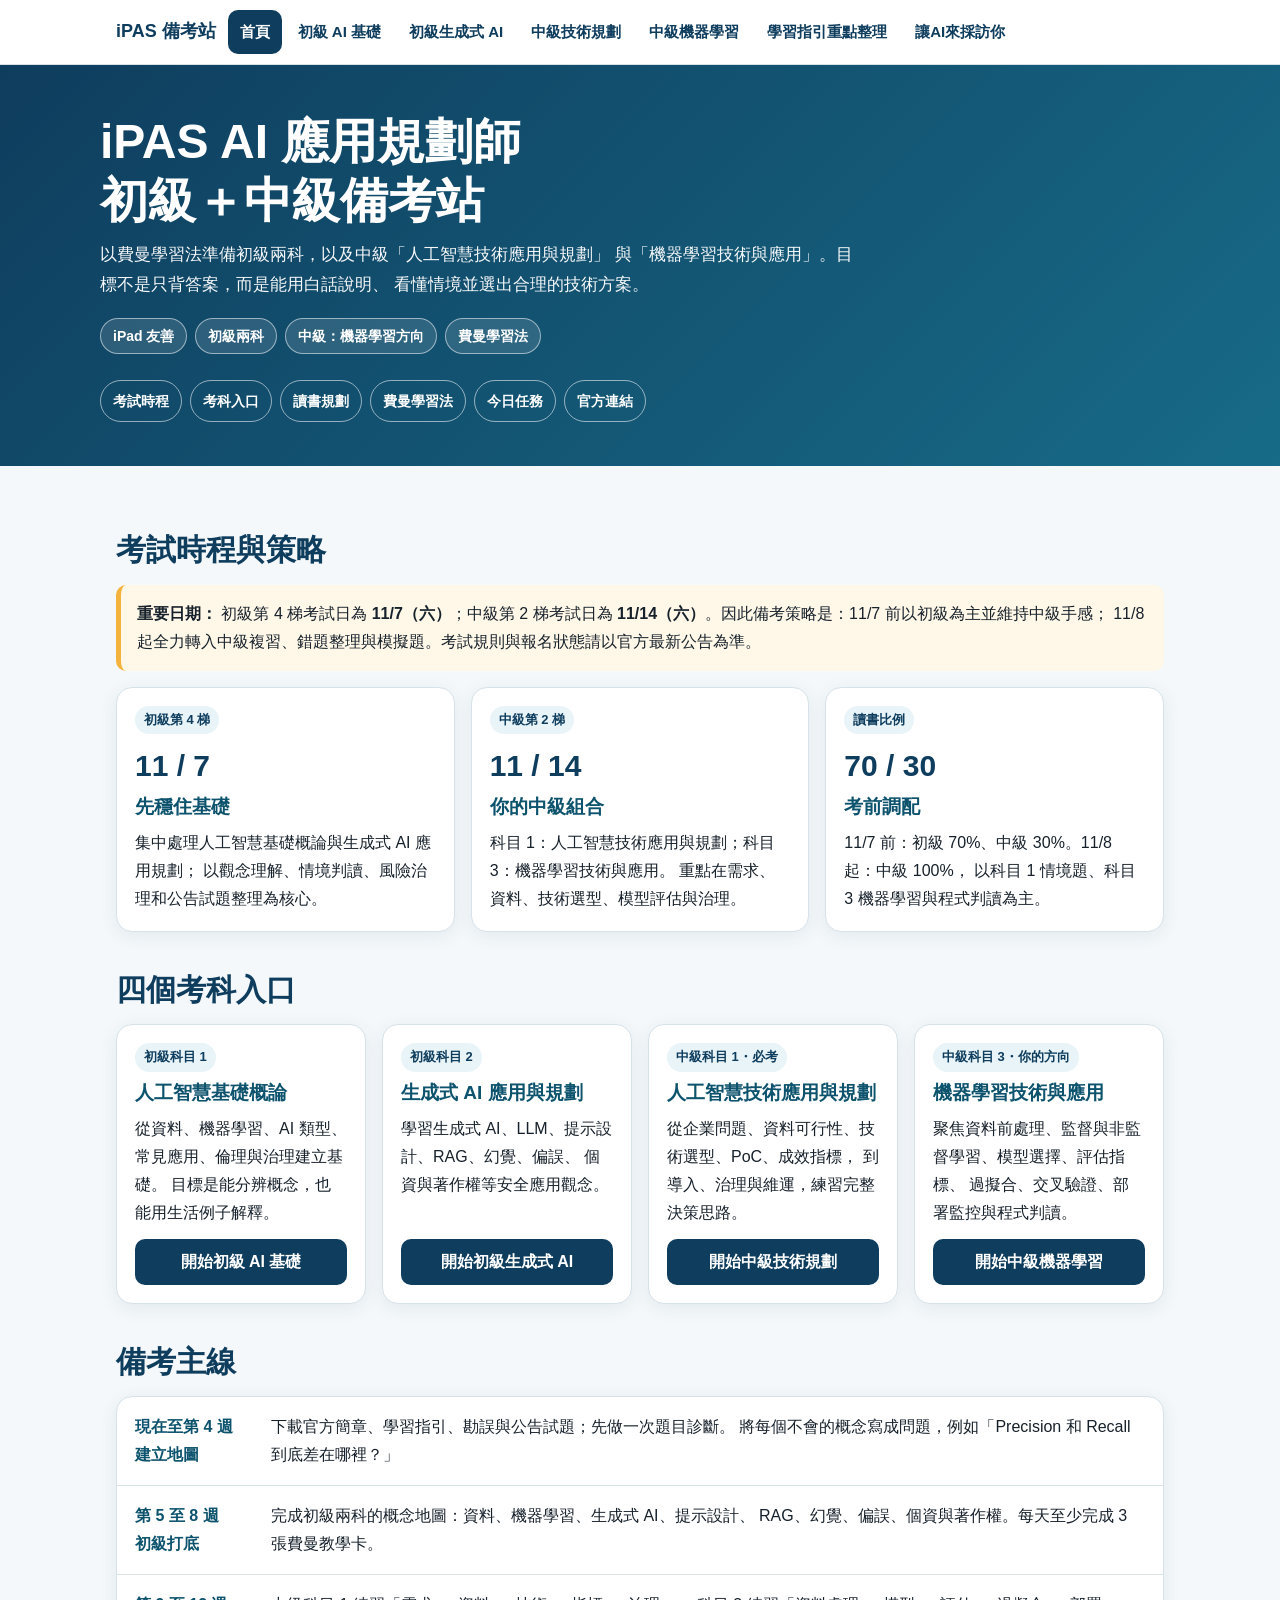
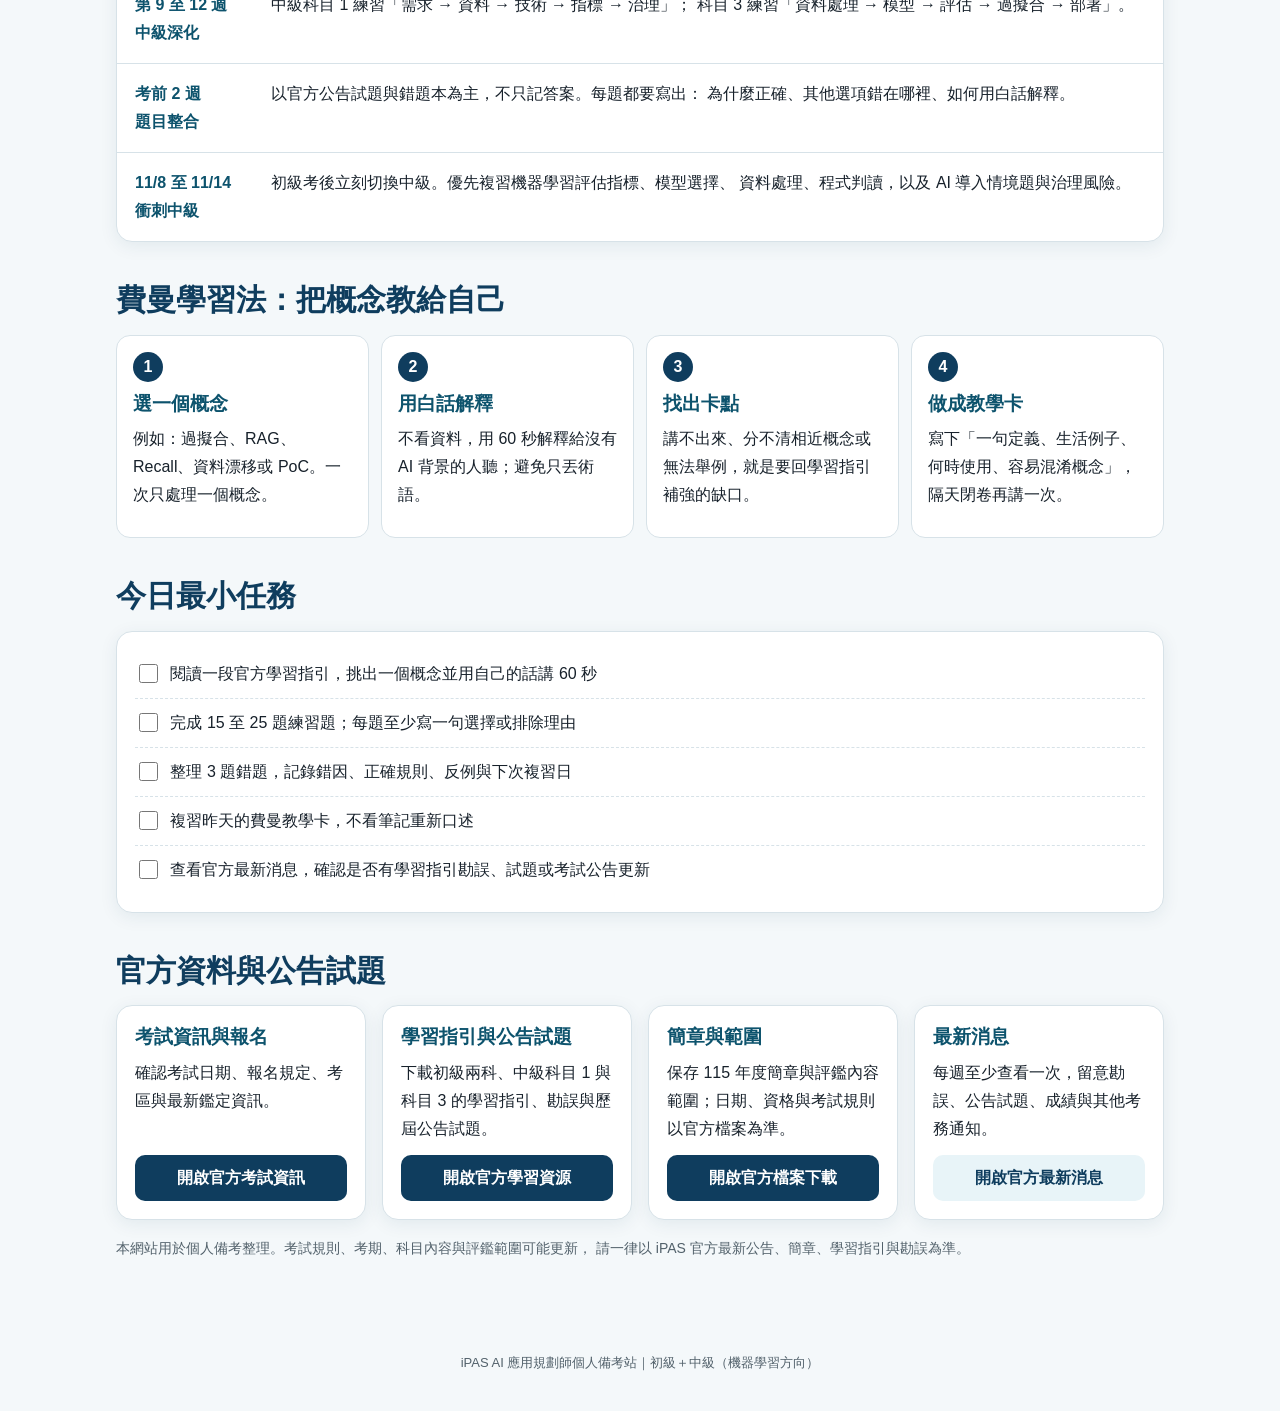
<file: index.html>
<!doctype html>
<html lang="zh-Hant">
<head>
  <meta charset="utf-8">
  <meta name="viewport" content="width=device-width,initial-scale=1,viewport-fit=cover">
  <meta name="theme-color" content="#0f3d5e">
  <meta name="description" content="iPAS AI 應用規劃師初級與中級備考網站，中級選擇機器學習技術與應用。">
  <title>iPAS AI 應用規劃師｜初級＋中級備考站</title>

  <style>
    :root {
      --navy: #0f3d5e;
      --blue: #176b87;
      --blue-dark: #0d536d;
      --sky: #e8f4f8;
      --gold: #f3b33d;
      --ink: #17212b;
      --muted: #52616b;
      --line: #d7e2e8;
      --surface: #ffffff;
      --background: #f4f8fa;
      --danger-bg: #fff8e8;
      --success: #217a50;
      --content-width: 1080px;
      --radius: 16px;
      --shadow: 0 4px 18px rgba(15, 61, 94, 0.08);
    }

    * {
      box-sizing: border-box;
    }

    html {
      scroll-behavior: smooth;
      scroll-padding-top: 85px;
    }

    body {
      margin: 0;
      background: var(--background);
      color: var(--ink);
      font-family: -apple-system, BlinkMacSystemFont,
        "PingFang TC", "Noto Sans TC", "Microsoft JhengHei", sans-serif;
      font-size: 16px;
      line-height: 1.75;
    }

    a {
      color: var(--blue-dark);
    }

    a:focus-visible,
    button:focus-visible,
    summary:focus-visible,
    input:focus-visible {
      outline: 3px solid var(--gold);
      outline-offset: 3px;
    }

    .site-nav {
      position: sticky;
      top: 0;
      z-index: 100;
      background: rgba(255, 255, 255, 0.97);
      border-bottom: 1px solid var(--line);
      backdrop-filter: blur(10px);
    }

    .nav-inner {
      display: flex;
      align-items: center;
      gap: 12px;
      max-width: var(--content-width);
      min-height: 64px;
      margin: 0 auto;
      padding: 8px 16px;
    }

    .brand {
      flex: 0 0 auto;
      color: var(--navy);
      font-size: 18px;
      font-weight: 800;
      text-decoration: none;
      white-space: nowrap;
    }

    .nav-links {
      display: flex;
      flex: 1;
      align-items: center;
      gap: 4px;
      overflow-x: auto;
      white-space: nowrap;
      -webkit-overflow-scrolling: touch;
    }

    .nav-links a {
      display: inline-flex;
      align-items: center;
      min-height: 44px;
      padding: 8px 12px;
      border-radius: 10px;
      color: var(--navy);
      font-size: 15px;
      font-weight: 700;
      text-decoration: none;
    }

    .nav-links a:hover {
      background: var(--sky);
    }

    .nav-links a[aria-current="page"] {
      background: var(--navy);
      color: #ffffff;
    }

    .hero {
      padding: 48px 20px 40px;
      background: linear-gradient(135deg, var(--navy), var(--blue));
      color: #ffffff;
    }

    .hero-inner,
    main {
      max-width: var(--content-width);
      margin: 0 auto;
    }

    .hero h1 {
      max-width: 800px;
      margin: 0 0 10px;
      font-size: clamp(31px, 6vw, 48px);
      line-height: 1.22;
    }

    .hero p {
      max-width: 760px;
      margin: 0;
      font-size: 17px;
      opacity: 0.96;
    }

    .hero-tags {
      display: flex;
      flex-wrap: wrap;
      gap: 8px;
      margin-top: 18px;
    }

    .tag {
      padding: 5px 12px;
      border: 1px solid rgba(255, 255, 255, 0.52);
      border-radius: 999px;
      background: rgba(255, 255, 255, 0.12);
      font-size: 14px;
      font-weight: 700;
    }

    .section-nav {
      display: flex;
      gap: 8px;
      overflow-x: auto;
      margin-top: 22px;
      padding: 4px 0;
      white-space: nowrap;
      -webkit-overflow-scrolling: touch;
    }

    .section-nav a {
      display: inline-flex;
      align-items: center;
      min-height: 42px;
      padding: 7px 12px;
      border: 1px solid rgba(255, 255, 255, 0.55);
      border-radius: 999px;
      color: #ffffff;
      font-size: 14px;
      font-weight: 700;
      text-decoration: none;
    }

    .section-nav a:hover {
      background: #ffffff;
      color: var(--navy);
    }

    main {
      padding: 26px 16px 56px;
    }

    section {
      margin-top: 38px;
      scroll-margin-top: 86px;
    }

    h2 {
      margin: 0 0 14px;
      color: var(--navy);
      font-size: clamp(24px, 4vw, 30px);
      line-height: 1.35;
    }

    h3 {
      margin: 0 0 8px;
      color: var(--blue-dark);
      font-size: 19px;
      line-height: 1.4;
    }

    p {
      margin: 0 0 12px;
    }

    .notice {
      padding: 15px 16px;
      border-left: 5px solid var(--gold);
      border-radius: 10px;
      background: var(--danger-bg);
    }

    .grid {
      display: grid;
      grid-template-columns: repeat(auto-fit, minmax(235px, 1fr));
      gap: 16px;
    }

    .card {
      display: flex;
      flex-direction: column;
      padding: 18px;
      border: 1px solid var(--line);
      border-radius: var(--radius);
      background: var(--surface);
      box-shadow: var(--shadow);
    }

    .card p:last-child {
      margin-bottom: 0;
    }

    .exam-date {
      margin: 6px 0 10px;
      color: var(--navy);
      font-size: 30px;
      font-weight: 850;
      line-height: 1.2;
    }

    .label {
      display: inline-block;
      width: fit-content;
      margin-bottom: 8px;
      padding: 3px 9px;
      border-radius: 999px;
      background: var(--sky);
      color: var(--navy);
      font-size: 13px;
      font-weight: 800;
    }

    .btn {
      display: inline-flex;
      align-items: center;
      justify-content: center;
      min-height: 44px;
      margin-top: auto;
      padding: 9px 13px;
      border-radius: 10px;
      background: var(--navy);
      color: #ffffff;
      font-weight: 800;
      text-decoration: none;
    }

    .btn:hover {
      background: var(--blue-dark);
      color: #ffffff;
    }

    .btn.alt {
      background: var(--sky);
      color: var(--navy);
    }

    .btn.alt:hover {
      background: #d5edf4;
      color: var(--navy);
    }

    .study-path {
      padding: 0;
      overflow: hidden;
    }

    .path-row {
      display: grid;
      grid-template-columns: 120px 1fr;
      gap: 16px;
      padding: 16px 18px;
      border-bottom: 1px solid var(--line);
    }

    .path-row:last-child {
      border-bottom: 0;
    }

    .path-week {
      color: var(--blue-dark);
      font-weight: 850;
    }

    .path-row p {
      margin: 0;
    }

    .feynman {
      display: grid;
      grid-template-columns: repeat(auto-fit, minmax(220px, 1fr));
      gap: 12px;
    }

    .feynman-step {
      padding: 16px;
      border: 1px solid var(--line);
      border-radius: 14px;
      background: #ffffff;
    }

    .step-number {
      display: inline-flex;
      align-items: center;
      justify-content: center;
      width: 30px;
      height: 30px;
      margin-bottom: 9px;
      border-radius: 50%;
      background: var(--navy);
      color: #ffffff;
      font-weight: 850;
    }

    .checklist {
      padding: 18px;
      border: 1px solid var(--line);
      border-radius: var(--radius);
      background: var(--surface);
      box-shadow: var(--shadow);
    }

    .checklist label {
      display: block;
      padding: 10px 0;
      border-bottom: 1px dashed var(--line);
      cursor: pointer;
    }

    .checklist label:last-child {
      border-bottom: 0;
    }

    .checklist input {
      width: 19px;
      height: 19px;
      margin-right: 8px;
      vertical-align: -4px;
      accent-color: var(--success);
    }

    .resource-list {
      list-style: none;
      margin: 0;
      padding: 0;
    }

    .resource-list li {
      padding: 13px 0;
      border-bottom: 1px solid var(--line);
    }

    .resource-list li:last-child {
      border-bottom: 0;
    }

    .resource-list a {
      font-weight: 800;
    }

    .small {
      color: var(--muted);
      font-size: 14px;
    }

    footer {
      padding: 24px 16px 36px;
      color: var(--muted);
      text-align: center;
      font-size: 13px;
    }

    @media (max-width: 700px) {
      .nav-inner {
        align-items: flex-start;
        flex-direction: column;
        gap: 2px;
        padding: 8px 12px;
      }

      .nav-links {
        width: 100%;
      }

      .hero {
        padding: 32px 16px 30px;
      }

      main {
        padding: 20px 12px 46px;
      }

      .path-row {
        grid-template-columns: 1fr;
        gap: 4px;
      }
    }
  </style>
</head>

<body>
  <nav class="site-nav" aria-label="主要導覽">
    <div class="nav-inner">
      <a class="brand" href="index.html">iPAS 備考站</a>

      <div class="nav-links">
        <a href="index.html" aria-current="page">首頁</a>
        <a href="pages/beginner-ai-basics.html">初級 AI 基礎</a>
        <a href="pages/beginner-generative-ai.html">初級生成式 AI</a>
        <a href="pages/intermediate-ai-planning.html">中級技術規劃</a>
        <a href="pages/intermediate-machine-learning.html">中級機器學習</a>
        <a href="note/index.html">學習指引重點整理</a>
        <a href="ai_interview_method_zh.html">讓AI來採訪你</a>
      </div>
    </div>
  </nav>

  <header class="hero">
    <div class="hero-inner">
      <h1>iPAS AI 應用規劃師<br>初級＋中級備考站</h1>

      <p>
        以費曼學習法準備初級兩科，以及中級「人工智慧技術應用與規劃」
        與「機器學習技術與應用」。目標不是只背答案，而是能用白話說明、
        看懂情境並選出合理的技術方案。
      </p>

      <div class="hero-tags">
        <span class="tag">iPad 友善</span>
        <span class="tag">初級兩科</span>
        <span class="tag">中級：機器學習方向</span>
        <span class="tag">費曼學習法</span>
      </div>

      <nav class="section-nav" aria-label="首頁章節">
        <a href="#schedule">考試時程</a>
        <a href="#subjects">考科入口</a>
        <a href="#plan">讀書規劃</a>
        <a href="#feynman">費曼學習法</a>
        <a href="#today">今日任務</a>
        <a href="#official">官方連結</a>
      </nav>
    </div>
  </header>

  <main>
    <section id="schedule">
      <h2>考試時程與策略</h2>

      <div class="notice">
        <b>重要日期：</b>
        初級第 4 梯考試日為 <b>11/7（六）</b>；中級第 2 梯考試日為
        <b>11/14（六）</b>。因此備考策略是：11/7 前以初級為主並維持中級手感；
        11/8 起全力轉入中級複習、錯題整理與模擬題。考試規則與報名狀態請以官方最新公告為準。
      </div>

      <div class="grid" style="margin-top:16px">
        <article class="card">
          <span class="label">初級第 4 梯</span>
          <div class="exam-date">11 / 7</div>
          <h3>先穩住基礎</h3>
          <p>
            集中處理人工智慧基礎概論與生成式 AI 應用規劃；
            以觀念理解、情境判讀、風險治理和公告試題整理為核心。
          </p>
        </article>

        <article class="card">
          <span class="label">中級第 2 梯</span>
          <div class="exam-date">11 / 14</div>
          <h3>你的中級組合</h3>
          <p>
            科目 1：人工智慧技術應用與規劃；科目 3：機器學習技術與應用。
            重點在需求、資料、技術選型、模型評估與治理。
          </p>
        </article>

        <article class="card">
          <span class="label">讀書比例</span>
          <div class="exam-date">70 / 30</div>
          <h3>考前調配</h3>
          <p>
            11/7 前：初級 70%、中級 30%。11/8 起：中級 100%，
            以科目 1 情境題、科目 3 機器學習與程式判讀為主。
          </p>
        </article>
      </div>
    </section>

    <section id="subjects">
      <h2>四個考科入口</h2>

      <div class="grid">
        <article class="card">
          <span class="label">初級科目 1</span>
          <h3>人工智慧基礎概論</h3>
          <p>
            從資料、機器學習、AI 類型、常見應用、倫理與治理建立基礎。
            目標是能分辨概念，也能用生活例子解釋。
          </p>
          <a class="btn" href="pages/beginner-ai-basics.html">開始初級 AI 基礎</a>
        </article>

        <article class="card">
          <span class="label">初級科目 2</span>
          <h3>生成式 AI 應用與規劃</h3>
          <p>
            學習生成式 AI、LLM、提示設計、RAG、幻覺、偏誤、
            個資與著作權等安全應用觀念。
          </p>
          <a class="btn" href="pages/beginner-generative-ai.html">開始初級生成式 AI</a>
        </article>

        <article class="card">
          <span class="label">中級科目 1・必考</span>
          <h3>人工智慧技術應用與規劃</h3>
          <p>
            從企業問題、資料可行性、技術選型、PoC、成效指標，
            到導入、治理與維運，練習完整決策思路。
          </p>
          <a class="btn" href="pages/intermediate-ai-planning.html">開始中級技術規劃</a>
        </article>

        <article class="card">
          <span class="label">中級科目 3・你的方向</span>
          <h3>機器學習技術與應用</h3>
          <p>
            聚焦資料前處理、監督與非監督學習、模型選擇、評估指標、
            過擬合、交叉驗證、部署監控與程式判讀。
          </p>
          <a class="btn" href="pages/intermediate-machine-learning.html">開始中級機器學習</a>
        </article>
      </div>
    </section>

    <section id="plan">
      <h2>備考主線</h2>

      <div class="card study-path">
        <div class="path-row">
          <div class="path-week">現在至第 4 週<br>建立地圖</div>
          <p>
            下載官方簡章、學習指引、勘誤與公告試題；先做一次題目診斷。
            將每個不會的概念寫成問題，例如「Precision 和 Recall 到底差在哪裡？」
          </p>
        </div>

        <div class="path-row">
          <div class="path-week">第 5 至 8 週<br>初級打底</div>
          <p>
            完成初級兩科的概念地圖：資料、機器學習、生成式 AI、提示設計、
            RAG、幻覺、偏誤、個資與著作權。每天至少完成 3 張費曼教學卡。
          </p>
        </div>

        <div class="path-row">
          <div class="path-week">第 9 至 12 週<br>中級深化</div>
          <p>
            中級科目 1 練習「需求 → 資料 → 技術 → 指標 → 治理」；
            科目 3 練習「資料處理 → 模型 → 評估 → 過擬合 → 部署」。
          </p>
        </div>

        <div class="path-row">
          <div class="path-week">考前 2 週<br>題目整合</div>
          <p>
            以官方公告試題與錯題本為主，不只記答案。每題都要寫出：
            為什麼正確、其他選項錯在哪裡、如何用白話解釋。
          </p>
        </div>

        <div class="path-row">
          <div class="path-week">11/8 至 11/14<br>衝刺中級</div>
          <p>
            初級考後立刻切換中級。優先複習機器學習評估指標、模型選擇、
            資料處理、程式判讀，以及 AI 導入情境題與治理風險。
          </p>
        </div>
      </div>
    </section>

    <section id="feynman">
      <h2>費曼學習法：把概念教給自己</h2>

      <div class="feynman">
        <article class="feynman-step">
          <div class="step-number">1</div>
          <h3>選一個概念</h3>
          <p>例如：過擬合、RAG、Recall、資料漂移或 PoC。一次只處理一個概念。</p>
        </article>

        <article class="feynman-step">
          <div class="step-number">2</div>
          <h3>用白話解釋</h3>
          <p>不看資料，用 60 秒解釋給沒有 AI 背景的人聽；避免只丟術語。</p>
        </article>

        <article class="feynman-step">
          <div class="step-number">3</div>
          <h3>找出卡點</h3>
          <p>講不出來、分不清相近概念或無法舉例，就是要回學習指引補強的缺口。</p>
        </article>

        <article class="feynman-step">
          <div class="step-number">4</div>
          <h3>做成教學卡</h3>
          <p>寫下「一句定義、生活例子、何時使用、容易混淆概念」，隔天閉卷再講一次。</p>
        </article>
      </div>
    </section>

    <section id="today">
      <h2>今日最小任務</h2>

      <div class="checklist">
        <label>
          <input type="checkbox">
          閱讀一段官方學習指引，挑出一個概念並用自己的話講 60 秒
        </label>

        <label>
          <input type="checkbox">
          完成 15 至 25 題練習題；每題至少寫一句選擇或排除理由
        </label>

        <label>
          <input type="checkbox">
          整理 3 題錯題，記錄錯因、正確規則、反例與下次複習日
        </label>

        <label>
          <input type="checkbox">
          複習昨天的費曼教學卡，不看筆記重新口述
        </label>

        <label>
          <input type="checkbox">
          查看官方最新消息，確認是否有學習指引勘誤、試題或考試公告更新
        </label>
      </div>
    </section>

    <section id="official">
      <h2>官方資料與公告試題</h2>

      <div class="grid">
        <article class="card">
          <h3>考試資訊與報名</h3>
          <p>確認考試日期、報名規定、考區與最新鑑定資訊。</p>
          <a class="btn" href="https://ipd.nat.gov.tw/ipas/certification/AIAP/exam-info" target="_blank" rel="noopener">
            開啟官方考試資訊
          </a>
        </article>

        <article class="card">
          <h3>學習指引與公告試題</h3>
          <p>下載初級兩科、中級科目 1 與科目 3 的學習指引、勘誤與歷屆公告試題。</p>
          <a class="btn" href="https://ipd.nat.gov.tw/ipas/certification/AIAP/learning-resources" target="_blank" rel="noopener">
            開啟官方學習資源
          </a>
        </article>

        <article class="card">
          <h3>簡章與範圍</h3>
          <p>保存 115 年度簡章與評鑑內容範圍；日期、資格與考試規則以官方檔案為準。</p>
          <a class="btn" href="https://ipd.nat.gov.tw/ipas/certification/AIAP/downloads" target="_blank" rel="noopener">
            開啟官方檔案下載
          </a>
        </article>

        <article class="card">
          <h3>最新消息</h3>
          <p>每週至少查看一次，留意勘誤、公告試題、成績與其他考務通知。</p>
          <a class="btn alt" href="https://ipd.nat.gov.tw/ipas/certification/AIAP/news" target="_blank" rel="noopener">
            開啟官方最新消息
          </a>
        </article>
      </div>

      <p class="small" style="margin-top:16px">
        本網站用於個人備考整理。考試規則、考期、科目內容與評鑑範圍可能更新，
        請一律以 iPAS 官方最新公告、簡章、學習指引與勘誤為準。
      </p>
    </section>
  </main>

  <footer>
    iPAS AI 應用規劃師個人備考站｜初級＋中級（機器學習方向）
  </footer>
</body>
</html>
</file>
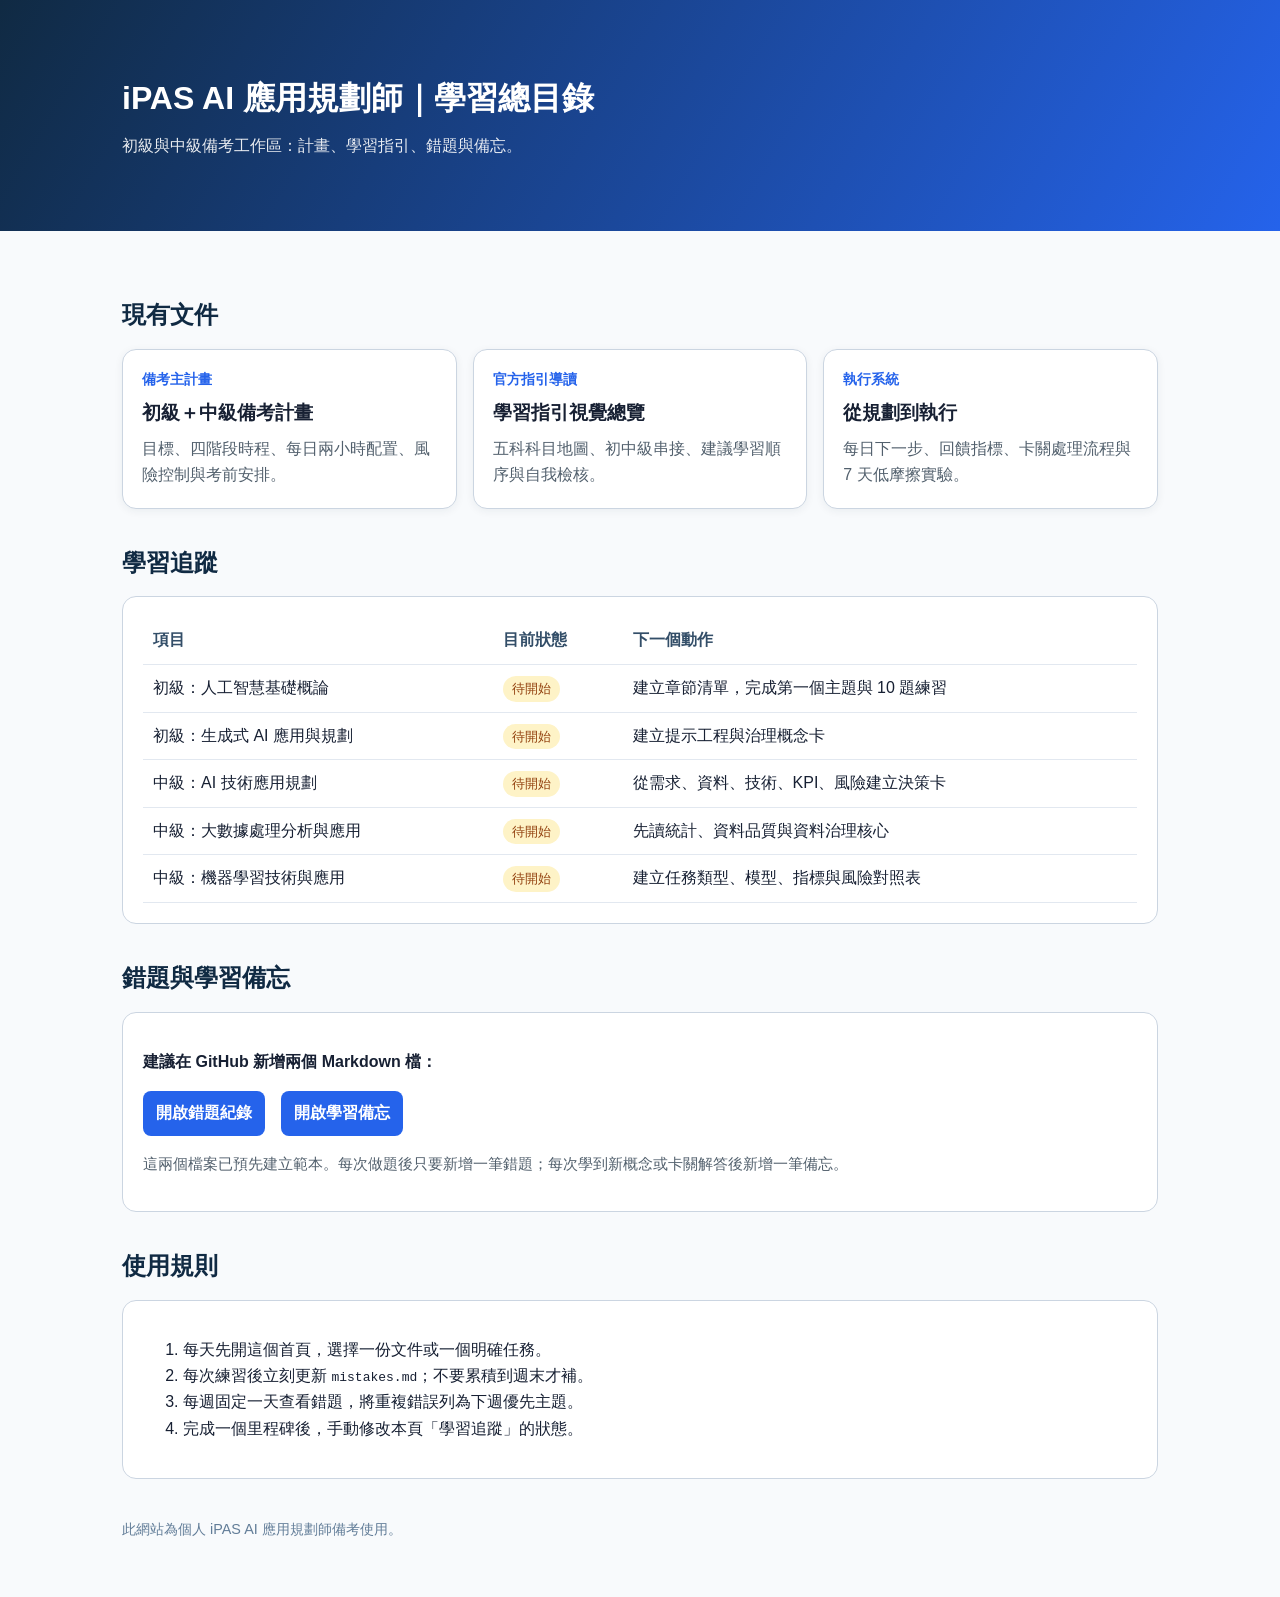
<file: note/index.html>
<!doctype html><html lang="zh-Hant"><head><meta charset="utf-8"><meta name="viewport" content="width=device-width,initial-scale=1"><title>iPAS AI 應用規劃師｜學習總目錄</title><style>:root{--navy:#102a43;--blue:#2563eb;--pale:#eff6ff;--line:#cbd5e1;--green:#047857}*{box-sizing:border-box}body{margin:0;font-family:-apple-system,BlinkMacSystemFont,"Noto Sans TC","Microsoft JhengHei",sans-serif;background:#f8fafc;color:#172033;line-height:1.65}.wrap{max-width:1080px;margin:auto;padding:30px 22px}header{background:linear-gradient(120deg,#102a43,#2563eb);color:#fff;padding:42px 0}h1{margin:0;font-size:2rem}h2{margin:34px 0 14px;color:#102a43}.sub{opacity:.9;margin:.5rem 0 0}.grid{display:grid;grid-template-columns:repeat(auto-fit,minmax(250px,1fr));gap:16px}.card{display:block;text-decoration:none;color:inherit;background:#fff;border:1px solid var(--line);border-radius:14px;padding:19px;box-shadow:0 2px 8px #102a4310;transition:.15s}.card:hover{transform:translateY(-3px);border-color:var(--blue);box-shadow:0 8px 22px #102a4320}.label{color:var(--blue);font-size:.85rem;font-weight:700}.card h3{margin:7px 0}.card p{margin:0;color:#52606d}.panel{background:#fff;border:1px solid var(--line);border-radius:14px;padding:20px;margin:14px 0}table{width:100%;border-collapse:collapse}th,td{border-bottom:1px solid #e2e8f0;padding:10px;text-align:left;vertical-align:top}th{color:#334e68}.status{display:inline-block;background:#dcfce7;color:#166534;border-radius:999px;padding:2px 9px;font-size:.82rem}.todo{display:inline-block;background:#fef3c7;color:#92400e;border-radius:999px;padding:2px 9px;font-size:.82rem}.btn{display:inline-block;background:var(--blue);color:#fff;text-decoration:none;border-radius:8px;padding:9px 13px;font-weight:700}.hint{font-size:.93rem;color:#52606d}footer{color:#627d98;font-size:.9rem;padding:25px 0}</style></head><body><header><div class="wrap"><h1>iPAS AI 應用規劃師｜學習總目錄</h1><p class="sub">初級與中級備考工作區：計畫、學習指引、錯題與備忘。</p></div></header><main class="wrap"><h2>現有文件</h2><div class="grid"><a class="card" href="ipas_ai_study_plan.html"><div class="label">備考主計畫</div><h3>初級＋中級備考計畫</h3><p>目標、四階段時程、每日兩小時配置、風險控制與考前安排。</p></a><a class="card" href="ipas_ai_learning_guides_visual_overview.html"><div class="label">官方指引導讀</div><h3>學習指引視覺總覽</h3><p>五科科目地圖、初中級串接、建議學習順序與自我檢核。</p></a><a class="card" href="ipas_from_planning_to_execution.html"><div class="label">執行系統</div><h3>從規劃到執行</h3><p>每日下一步、回饋指標、卡關處理流程與 7 天低摩擦實驗。</p></a></div><h2>學習追蹤</h2><div class="panel"><table><thead><tr><th>項目</th><th>目前狀態</th><th>下一個動作</th></tr></thead><tbody><tr><td>初級：人工智慧基礎概論</td><td><span class="todo">待開始</span></td><td>建立章節清單，完成第一個主題與 10 題練習</td></tr><tr><td>初級：生成式 AI 應用與規劃</td><td><span class="todo">待開始</span></td><td>建立提示工程與治理概念卡</td></tr><tr><td>中級：AI 技術應用規劃</td><td><span class="todo">待開始</span></td><td>從需求、資料、技術、KPI、風險建立決策卡</td></tr><tr><td>中級：大數據處理分析與應用</td><td><span class="todo">待開始</span></td><td>先讀統計、資料品質與資料治理核心</td></tr><tr><td>中級：機器學習技術與應用</td><td><span class="todo">待開始</span></td><td>建立任務類型、模型、指標與風險對照表</td></tr></tbody></table></div><h2>錯題與學習備忘</h2><div class="panel"><p><strong>建議在 GitHub 新增兩個 Markdown 檔：</strong></p><p><a class="btn" href="mistakes.md">開啟錯題紀錄</a>　<a class="btn" href="notes.md">開啟學習備忘</a></p><p class="hint">這兩個檔案已預先建立範本。每次做題後只要新增一筆錯題；每次學到新概念或卡關解答後新增一筆備忘。</p></div><h2>使用規則</h2><div class="panel"><ol><li>每天先開這個首頁，選擇一份文件或一個明確任務。</li><li>每次練習後立刻更新 <code>mistakes.md</code>；不要累積到週末才補。</li><li>每週固定一天查看錯題，將重複錯誤列為下週優先主題。</li><li>完成一個里程碑後，手動修改本頁「學習追蹤」的狀態。</li></ol></div><footer>此網站為個人 iPAS AI 應用規劃師備考使用。</footer></main></body></html>
</file>
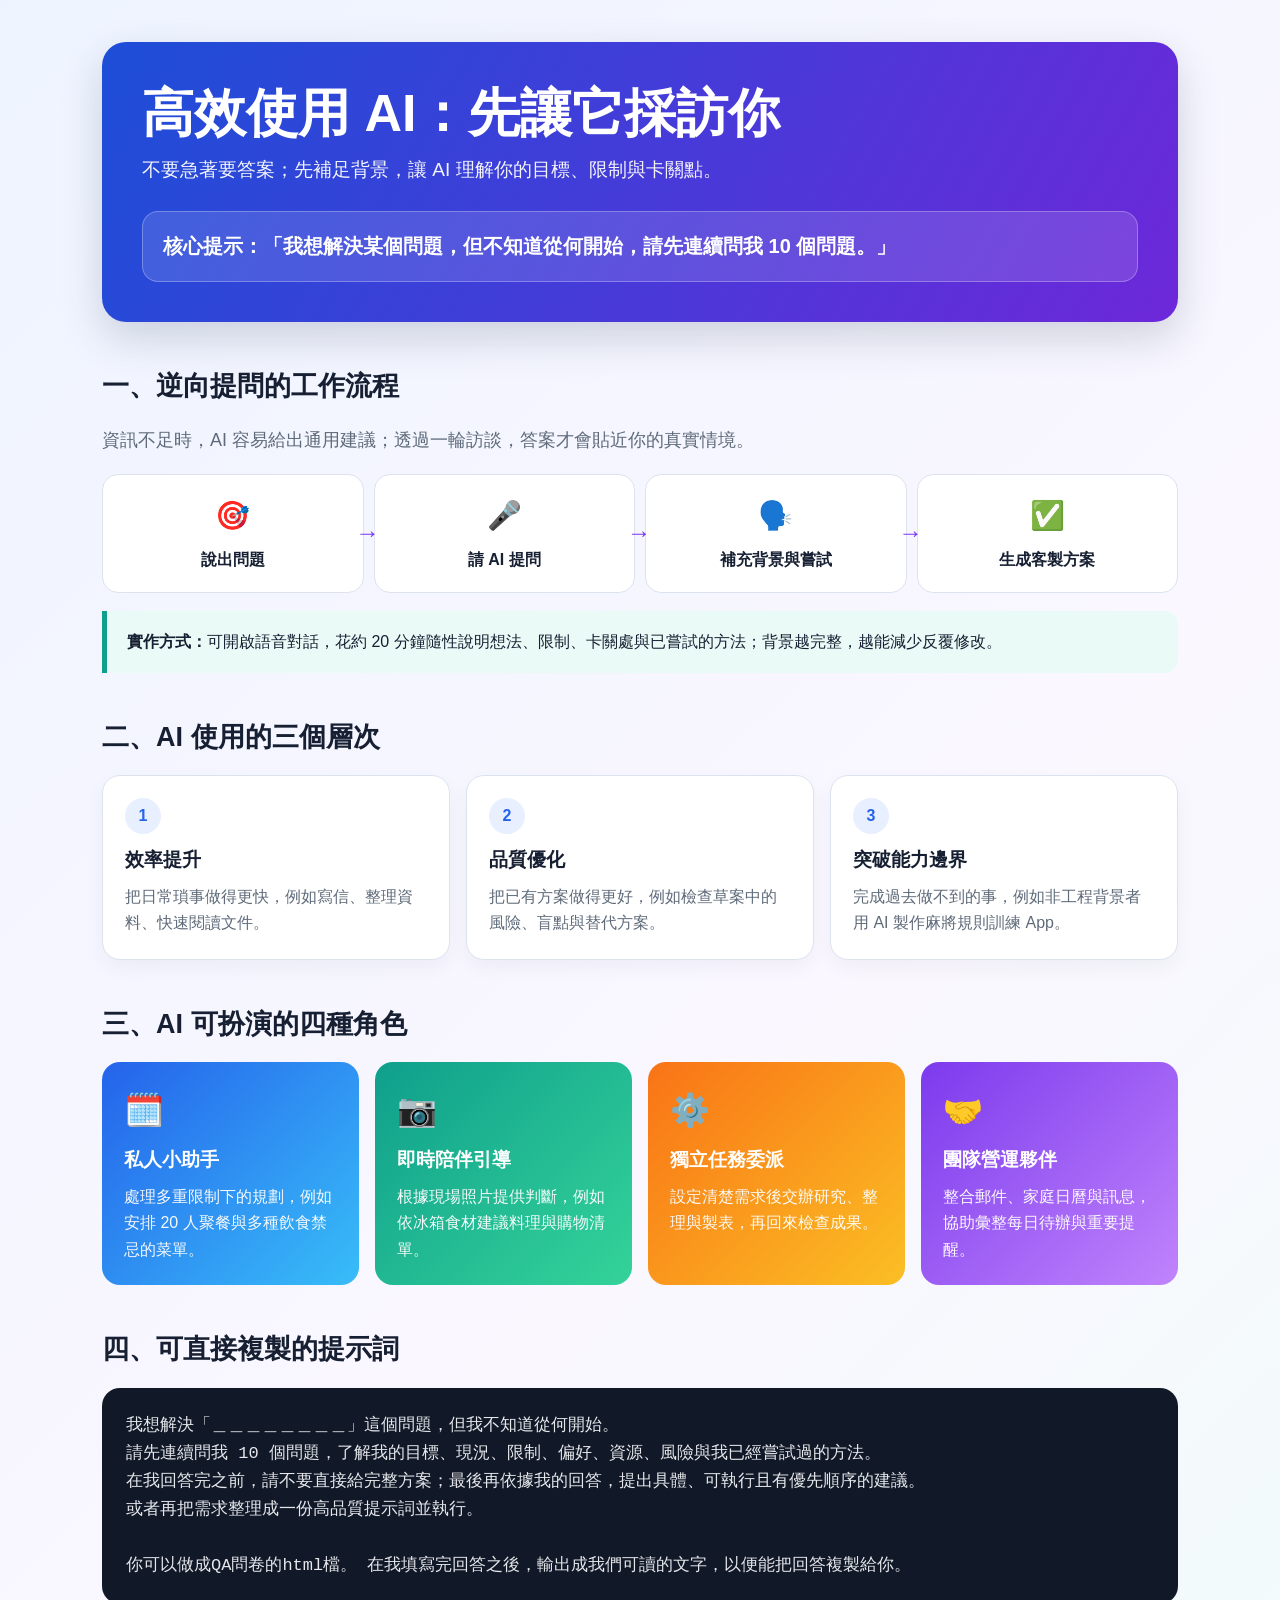
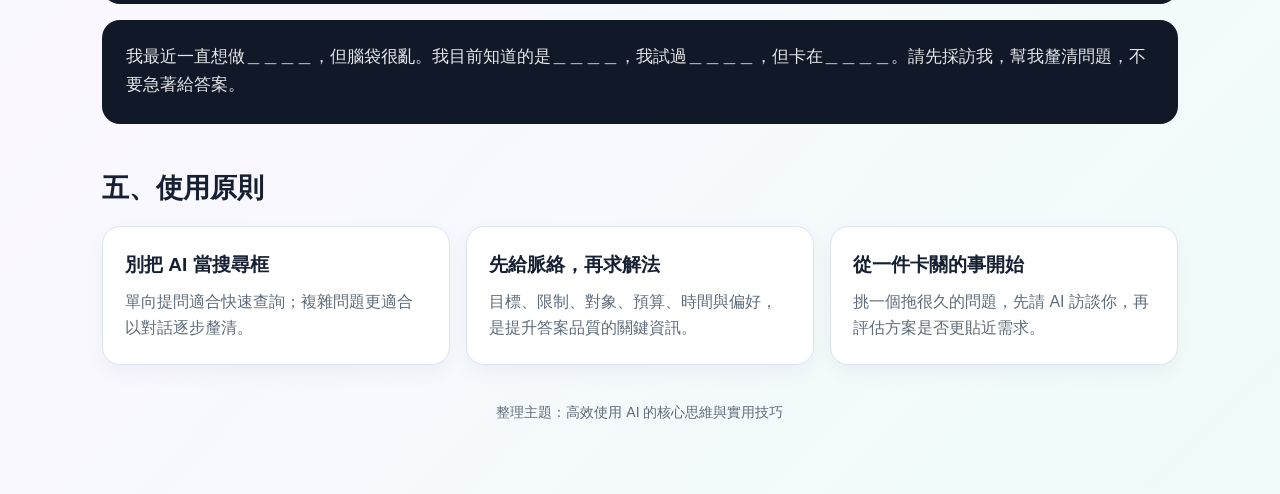
<file: ai_interview_method_zh.html>
<!doctype html>
<html lang="zh-Hant">
<head>
<meta charset="utf-8">
<meta name="viewport" content="width=device-width, initial-scale=1">
<title>高效使用 AI：讓 AI 先採訪你</title>
<style>
:root{--ink:#172033;--muted:#5f6b7a;--bg:#f5f7fb;--card:#fff;--blue:#2563eb;--violet:#7c3aed;--teal:#0f9f8c;--orange:#f97316;--line:#dce3ef}
*{box-sizing:border-box} body{margin:0;background:linear-gradient(135deg,#eef4ff,#faf7ff 55%,#effcf9);color:var(--ink);font-family:-apple-system,BlinkMacSystemFont,"Noto Sans TC","Microsoft JhengHei",sans-serif;line-height:1.65}
.wrap{max-width:1120px;margin:auto;padding:42px 22px 56px}.hero{background:linear-gradient(120deg,#1d4ed8,#6d28d9);color:#fff;border-radius:24px;padding:40px;box-shadow:0 16px 42px #33415533}.hero h1{margin:0 0 10px;font-size:clamp(30px,5vw,52px);line-height:1.2}.hero p{margin:0;font-size:19px;opacity:.94}.quote{margin-top:25px;padding:18px 20px;background:#ffffff20;border:1px solid #ffffff45;border-radius:16px;font-size:20px;font-weight:700}
h2{margin:42px 0 16px;font-size:27px}.lead{font-size:18px;color:var(--muted)}.grid{display:grid;grid-template-columns:repeat(auto-fit,minmax(235px,1fr));gap:16px}.card{background:var(--card);border:1px solid var(--line);border-radius:18px;padding:22px;box-shadow:0 8px 20px #0f172a0b}.num{display:inline-flex;width:36px;height:36px;border-radius:50%;align-items:center;justify-content:center;background:#e8efff;color:var(--blue);font-weight:800;margin-bottom:10px}.card h3{margin:0 0 8px;font-size:19px}.card p{margin:0;color:var(--muted)}
.flow{display:grid;grid-template-columns:repeat(4,1fr);gap:10px;align-items:stretch}.step{background:#fff;border:1px solid var(--line);border-radius:16px;padding:18px;text-align:center;font-weight:700;position:relative}.step span{display:block;font-size:28px;margin-bottom:8px}@media(min-width:800px){.step:not(:last-child):after{content:"→";position:absolute;right:-17px;top:50%;transform:translateY(-50%);font-size:24px;color:var(--violet);z-index:2}}@media(max-width:799px){.flow{grid-template-columns:1fr}.step:not(:last-child):after{content:"↓";position:absolute;bottom:-21px;left:50%;font-size:22px;color:var(--violet);z-index:2}}
.roles{display:grid;grid-template-columns:repeat(auto-fit,minmax(240px,1fr));gap:16px}.role{border-radius:18px;padding:22px;color:#fff;min-height:185px}.role:nth-child(1){background:linear-gradient(135deg,#2563eb,#38bdf8)}.role:nth-child(2){background:linear-gradient(135deg,#0f9f8c,#34d399)}.role:nth-child(3){background:linear-gradient(135deg,#f97316,#fbbf24)}.role:nth-child(4){background:linear-gradient(135deg,#7c3aed,#c084fc)}.role .emoji{font-size:32px}.role h3{margin:8px 0}.role p{margin:0;opacity:.95}
.prompt{background:#111827;color:#e5e7eb;border-radius:18px;padding:24px;font-family:ui-monospace,SFMono-Regular,Menlo,monospace;font-size:17px;white-space:pre-wrap}.note{margin-top:18px;padding:18px 20px;border-left:5px solid var(--teal);background:#eafbf7;border-radius:0 14px 14px 0}.footer{margin-top:36px;color:var(--muted);font-size:14px;text-align:center}
</style>
</head>
<body><main class="wrap">
<section class="hero"><h1>高效使用 AI：先讓它採訪你</h1><p>不要急著要答案；先補足背景，讓 AI 理解你的目標、限制與卡關點。</p><div class="quote">核心提示：「我想解決某個問題，但不知道從何開始，請先連續問我 10 個問題。」</div></section>
<section><h2>一、逆向提問的工作流程</h2><p class="lead">資訊不足時，AI 容易給出通用建議；透過一輪訪談，答案才會貼近你的真實情境。</p><div class="flow"><div class="step"><span>🎯</span>說出問題</div><div class="step"><span>🎤</span>請 AI 提問</div><div class="step"><span>🗣️</span>補充背景與嘗試</div><div class="step"><span>✅</span>生成客製方案</div></div><div class="note"><strong>實作方式：</strong>可開啟語音對話，花約 20 分鐘隨性說明想法、限制、卡關處與已嘗試的方法；背景越完整，越能減少反覆修改。</div></section>
<section><h2>二、AI 使用的三個層次</h2><div class="grid"><article class="card"><div class="num">1</div><h3>效率提升</h3><p>把日常瑣事做得更快，例如寫信、整理資料、快速閱讀文件。</p></article><article class="card"><div class="num">2</div><h3>品質優化</h3><p>把已有方案做得更好，例如檢查草案中的風險、盲點與替代方案。</p></article><article class="card"><div class="num">3</div><h3>突破能力邊界</h3><p>完成過去做不到的事，例如非工程背景者用 AI 製作麻將規則訓練 App。</p></article></div></section>
<section><h2>三、AI 可扮演的四種角色</h2><div class="roles"><article class="role"><div class="emoji">🗓️</div><h3>私人小助手</h3><p>處理多重限制下的規劃，例如安排 20 人聚餐與多種飲食禁忌的菜單。</p></article><article class="role"><div class="emoji">📷</div><h3>即時陪伴引導</h3><p>根據現場照片提供判斷，例如依冰箱食材建議料理與購物清單。</p></article><article class="role"><div class="emoji">⚙️</div><h3>獨立任務委派</h3><p>設定清楚需求後交辦研究、整理與製表，再回來檢查成果。</p></article><article class="role"><div class="emoji">🤝</div><h3>團隊營運夥伴</h3><p>整合郵件、家庭日曆與訊息，協助彙整每日待辦與重要提醒。</p></article></div></section>
<section><h2>四、可直接複製的提示詞</h2><div class="prompt">我想解決「＿＿＿＿＿＿＿＿」這個問題，但我不知道從何開始。
請先連續問我 10 個問題，了解我的目標、現況、限制、偏好、資源、風險與我已經嘗試過的方法。
在我回答完之前，請不要直接給完整方案；最後再依據我的回答，提出具體、可執行且有優先順序的建議。
或者再把需求整理成一份高品質提示詞並執行。

你可以做成QA問卷的html檔。 在我填寫完回答之後，輸出成我們可讀的文字，以便能把回答複製給你。</div><p><p>
<div class="prompt">我最近一直想做＿＿＿＿，但腦袋很亂。我目前知道的是＿＿＿＿，我試過＿＿＿＿，但卡在＿＿＿＿。請先採訪我，幫我釐清問題，不要急著給答案。</div></section>
<section><h2>五、使用原則</h2><div class="grid"><article class="card"><h3>別把 AI 當搜尋框</h3><p>單向提問適合快速查詢；複雜問題更適合以對話逐步釐清。</p></article><article class="card"><h3>先給脈絡，再求解法</h3><p>目標、限制、對象、預算、時間與偏好，是提升答案品質的關鍵資訊。</p></article><article class="card"><h3>從一件卡關的事開始</h3><p>挑一個拖很久的問題，先請 AI 訪談你，再評估方案是否更貼近需求。</p></article></div></section>
<p class="footer">整理主題：高效使用 AI 的核心思維與實用技巧</p>
</main></body></html>
</file>
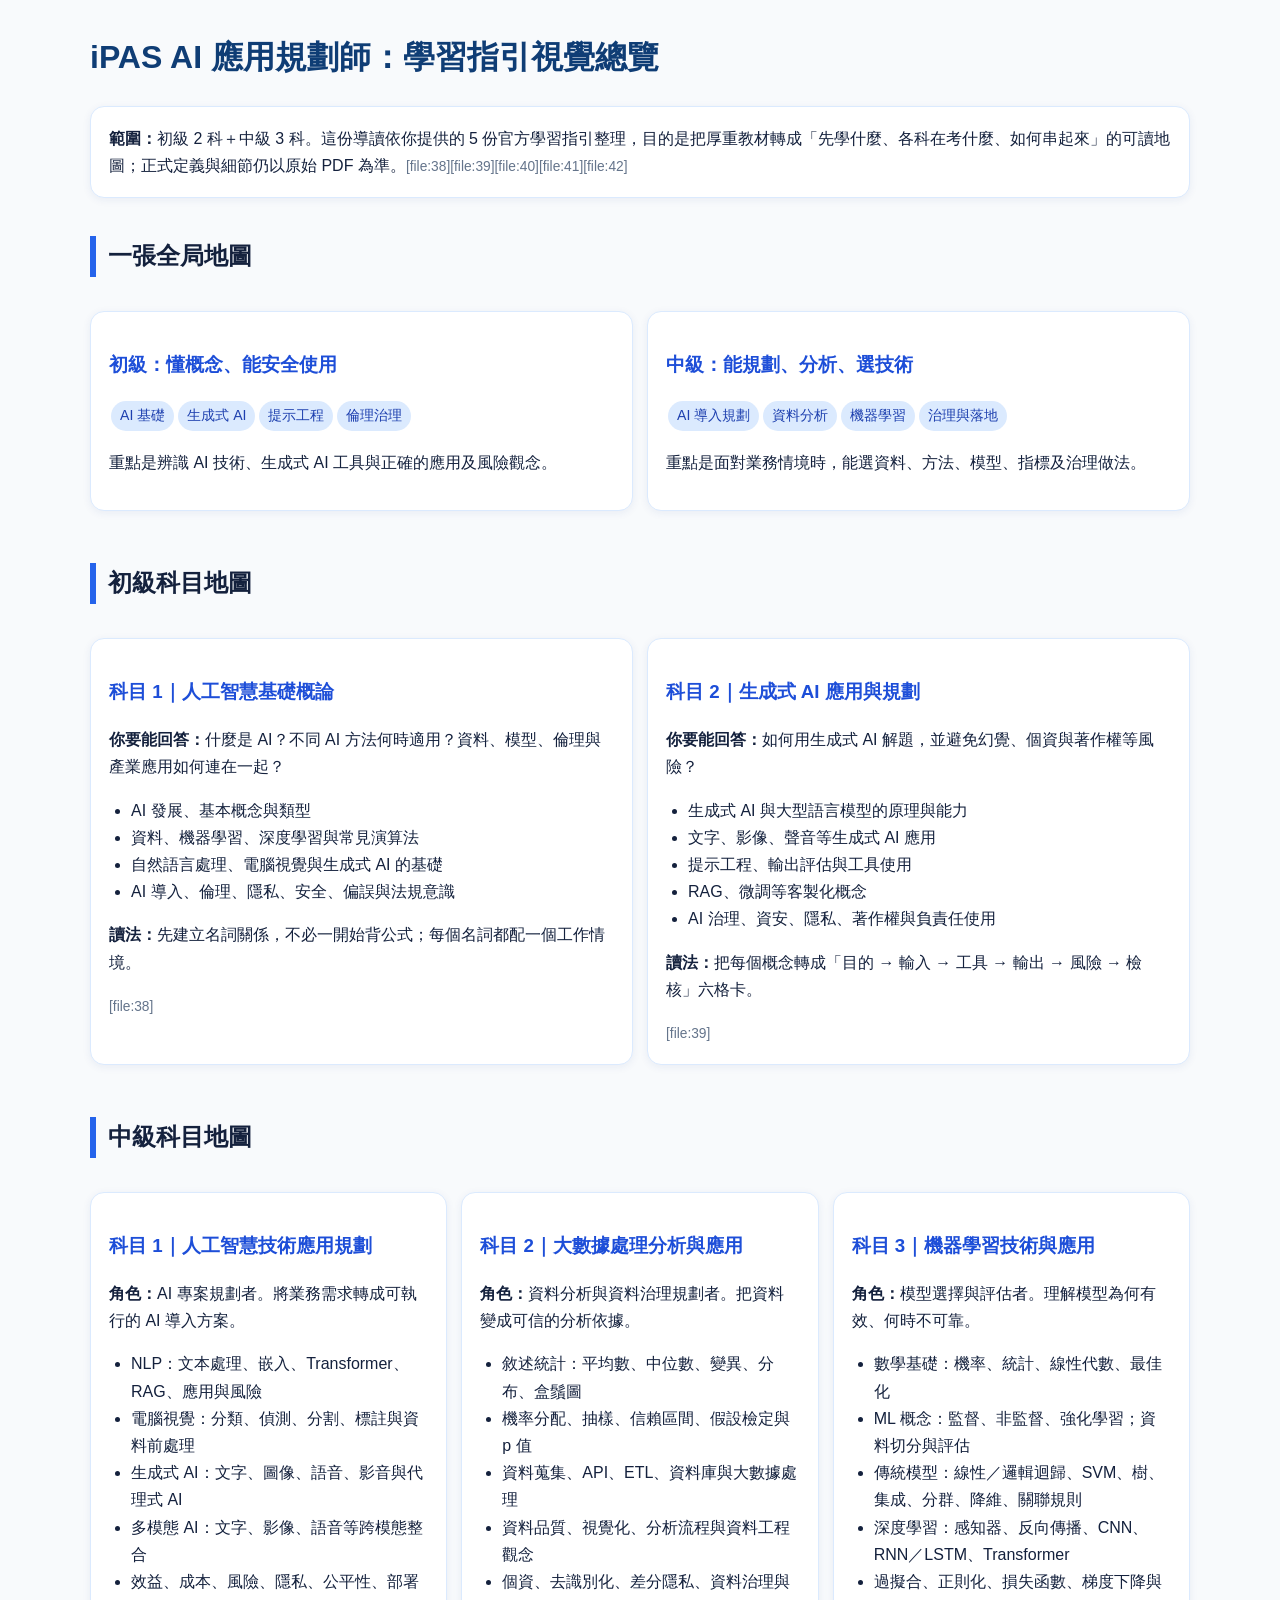
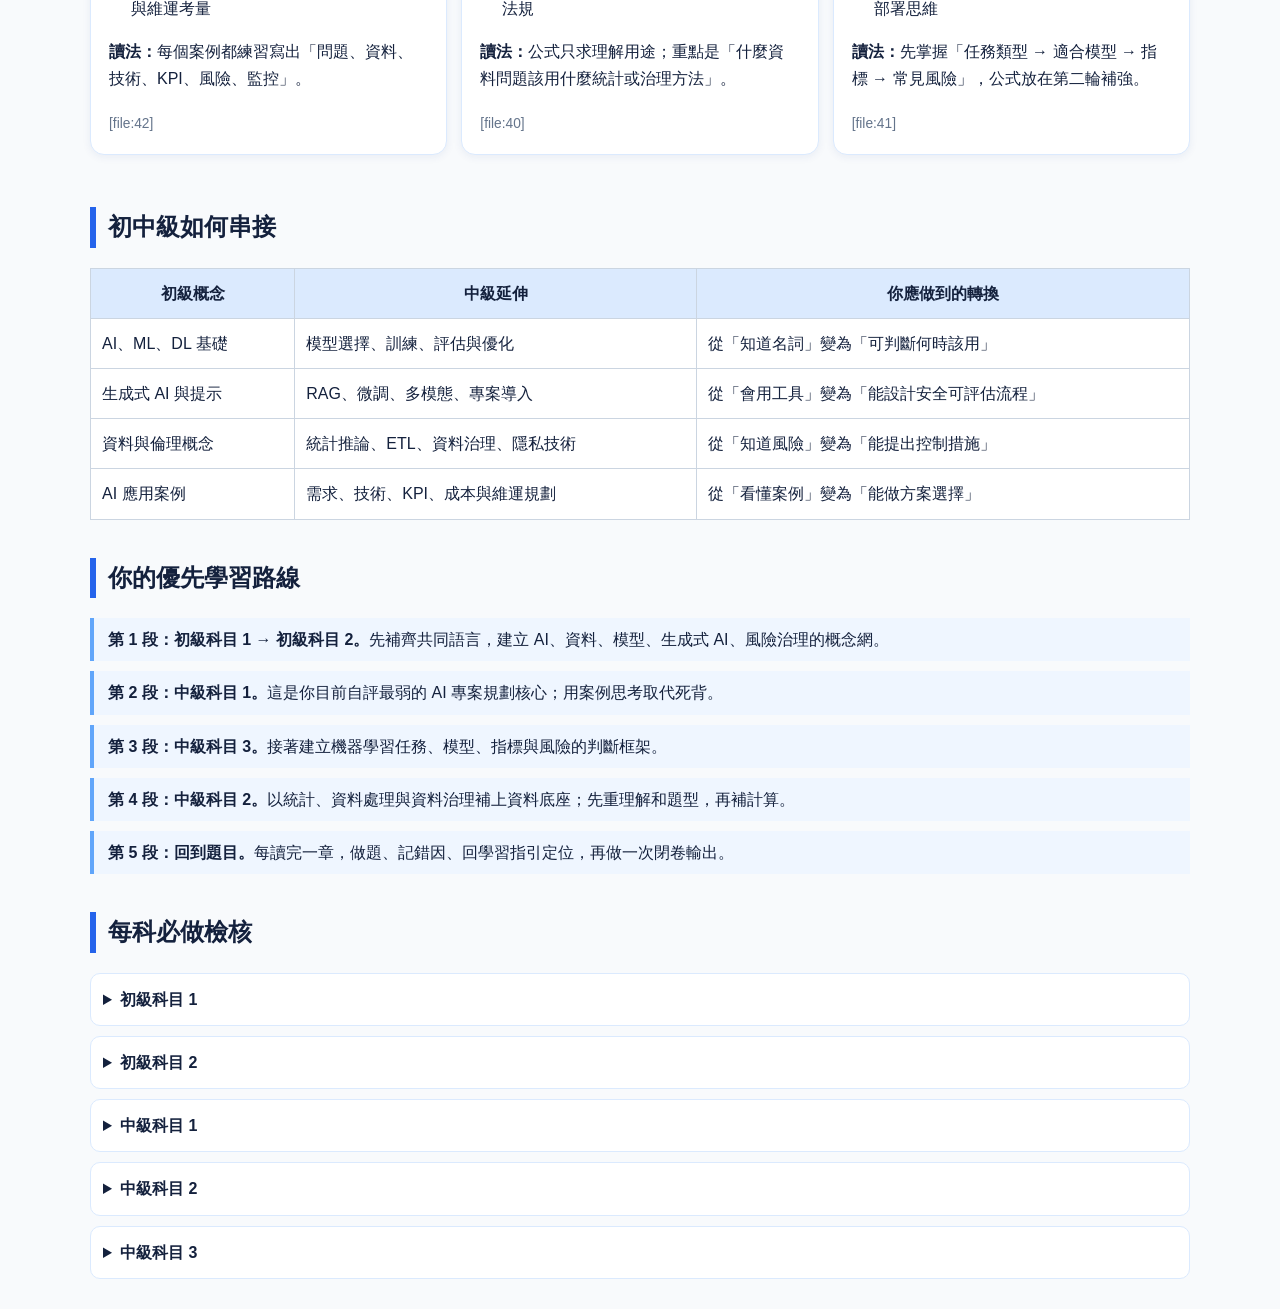
<file: note/ipas_ai_learning_guides_visual_overview.html>
<!doctype html><html lang="zh-Hant"><meta charset="utf-8"><title>iPAS AI 應用規劃師學習指引總覽</title><style>body{font-family:"Noto Sans TC","Microsoft JhengHei",sans-serif;max-width:1100px;margin:30px auto;padding:0 22px;background:#f8fafc;color:#14213d;line-height:1.7}h1{color:#0f3d75}h2{margin-top:38px;border-left:6px solid #2563eb;padding-left:12px}h3{color:#1d4ed8}.hero,.card{background:#fff;border:1px solid #dbeafe;border-radius:14px;padding:18px;margin:14px 0;box-shadow:0 2px 8px #1e3a8a12}.grid{display:grid;grid-template-columns:repeat(auto-fit,minmax(260px,1fr));gap:14px}.tag{display:inline-block;background:#dbeafe;color:#1e40af;border-radius:99px;padding:3px 9px;margin:2px;font-size:.88em}.step{border-left:4px solid #60a5fa;padding:8px 14px;margin:10px 0;background:#eff6ff}table{width:100%;border-collapse:collapse;background:#fff}th,td{padding:11px;border:1px solid #cbd5e1;vertical-align:top}th{background:#dbeafe}details{background:#fff;border:1px solid #dbeafe;border-radius:10px;padding:12px;margin:10px 0}summary{font-weight:700;cursor:pointer}ul{padding-left:22px}.cite{color:#64748b;font-size:.86em}</style><body>
<h1>iPAS AI 應用規劃師：學習指引視覺總覽</h1><div class="hero"><strong>範圍：</strong>初級 2 科＋中級 3 科。這份導讀依你提供的 5 份官方學習指引整理，目的是把厚重教材轉成「先學什麼、各科在考什麼、如何串起來」的可讀地圖；正式定義與細節仍以原始 PDF 為準。<span class="cite">[file:38][file:39][file:40][file:41][file:42]</span></div>
<h2>一張全局地圖</h2><div class="grid"><div class="card"><h3>初級：懂概念、能安全使用</h3><p><span class="tag">AI 基礎</span><span class="tag">生成式 AI</span><span class="tag">提示工程</span><span class="tag">倫理治理</span></p><p>重點是辨識 AI 技術、生成式 AI 工具與正確的應用及風險觀念。</p></div><div class="card"><h3>中級：能規劃、分析、選技術</h3><p><span class="tag">AI 導入規劃</span><span class="tag">資料分析</span><span class="tag">機器學習</span><span class="tag">治理與落地</span></p><p>重點是面對業務情境時，能選資料、方法、模型、指標及治理做法。</p></div></div>
<h2>初級科目地圖</h2><div class="grid"><div class="card"><h3>科目 1｜人工智慧基礎概論</h3><p><strong>你要能回答：</strong>什麼是 AI？不同 AI 方法何時適用？資料、模型、倫理與產業應用如何連在一起？</p><ul><li>AI 發展、基本概念與類型</li><li>資料、機器學習、深度學習與常見演算法</li><li>自然語言處理、電腦視覺與生成式 AI 的基礎</li><li>AI 導入、倫理、隱私、安全、偏誤與法規意識</li></ul><p><strong>讀法：</strong>先建立名詞關係，不必一開始背公式；每個名詞都配一個工作情境。</p><span class="cite">[file:38]</span></div><div class="card"><h3>科目 2｜生成式 AI 應用與規劃</h3><p><strong>你要能回答：</strong>如何用生成式 AI 解題，並避免幻覺、個資與著作權等風險？</p><ul><li>生成式 AI 與大型語言模型的原理與能力</li><li>文字、影像、聲音等生成式 AI 應用</li><li>提示工程、輸出評估與工具使用</li><li>RAG、微調等客製化概念</li><li>AI 治理、資安、隱私、著作權與負責任使用</li></ul><p><strong>讀法：</strong>把每個概念轉成「目的 → 輸入 → 工具 → 輸出 → 風險 → 檢核」六格卡。</p><span class="cite">[file:39]</span></div></div>
<h2>中級科目地圖</h2><div class="grid"><div class="card"><h3>科目 1｜人工智慧技術應用規劃</h3><p><strong>角色：</strong>AI 專案規劃者。將業務需求轉成可執行的 AI 導入方案。</p><ul><li>NLP：文本處理、嵌入、Transformer、RAG、應用與風險</li><li>電腦視覺：分類、偵測、分割、標註與資料前處理</li><li>生成式 AI：文字、圖像、語音、影音與代理式 AI</li><li>多模態 AI：文字、影像、語音等跨模態整合</li><li>效益、成本、風險、隱私、公平性、部署與維運考量</li></ul><p><strong>讀法：</strong>每個案例都練習寫出「問題、資料、技術、KPI、風險、監控」。</p><span class="cite">[file:42]</span></div><div class="card"><h3>科目 2｜大數據處理分析與應用</h3><p><strong>角色：</strong>資料分析與資料治理規劃者。把資料變成可信的分析依據。</p><ul><li>敘述統計：平均數、中位數、變異、分布、盒鬚圖</li><li>機率分配、抽樣、信賴區間、假設檢定與 p 值</li><li>資料蒐集、API、ETL、資料庫與大數據處理</li><li>資料品質、視覺化、分析流程與資料工程觀念</li><li>個資、去識別化、差分隱私、資料治理與法規</li></ul><p><strong>讀法：</strong>公式只求理解用途；重點是「什麼資料問題該用什麼統計或治理方法」。</p><span class="cite">[file:40]</span></div><div class="card"><h3>科目 3｜機器學習技術與應用</h3><p><strong>角色：</strong>模型選擇與評估者。理解模型為何有效、何時不可靠。</p><ul><li>數學基礎：機率、統計、線性代數、最佳化</li><li>ML 概念：監督、非監督、強化學習；資料切分與評估</li><li>傳統模型：線性／邏輯迴歸、SVM、樹、集成、分群、降維、關聯規則</li><li>深度學習：感知器、反向傳播、CNN、RNN／LSTM、Transformer</li><li>過擬合、正則化、損失函數、梯度下降與部署思維</li></ul><p><strong>讀法：</strong>先掌握「任務類型 → 適合模型 → 指標 → 常見風險」，公式放在第二輪補強。</p><span class="cite">[file:41]</span></div></div>
<h2>初中級如何串接</h2><table><tr><th>初級概念</th><th>中級延伸</th><th>你應做到的轉換</th></tr><tr><td>AI、ML、DL 基礎</td><td>模型選擇、訓練、評估與優化</td><td>從「知道名詞」變為「可判斷何時該用」</td></tr><tr><td>生成式 AI 與提示</td><td>RAG、微調、多模態、專案導入</td><td>從「會用工具」變為「能設計安全可評估流程」</td></tr><tr><td>資料與倫理概念</td><td>統計推論、ETL、資料治理、隱私技術</td><td>從「知道風險」變為「能提出控制措施」</td></tr><tr><td>AI 應用案例</td><td>需求、技術、KPI、成本與維運規劃</td><td>從「看懂案例」變為「能做方案選擇」</td></tr></table>
<h2>你的優先學習路線</h2><div class="step"><strong>第 1 段：初級科目 1 → 初級科目 2。</strong>先補齊共同語言，建立 AI、資料、模型、生成式 AI、風險治理的概念網。</div><div class="step"><strong>第 2 段：中級科目 1。</strong>這是你目前自評最弱的 AI 專案規劃核心；用案例思考取代死背。</div><div class="step"><strong>第 3 段：中級科目 3。</strong>接著建立機器學習任務、模型、指標與風險的判斷框架。</div><div class="step"><strong>第 4 段：中級科目 2。</strong>以統計、資料處理與資料治理補上資料底座；先重理解和題型，再補計算。</div><div class="step"><strong>第 5 段：回到題目。</strong>每讀完一章，做題、記錯因、回學習指引定位，再做一次閉卷輸出。</div>
<h2>每科必做檢核</h2><details><summary>初級科目 1</summary><ul><li>能區分監督式、非監督式與強化學習。</li><li>能為 NLP、CV、生成式 AI 各舉一個合適情境。</li><li>能說明偏誤、個資、資安與人類監督的必要性。</li></ul></details><details><summary>初級科目 2</summary><ul><li>能寫出可驗證輸出的提示詞。</li><li>能分辨提示、RAG、微調各自解決什麼問題。</li><li>能列出生成內容使用前至少三項風險檢核。</li></ul></details><details><summary>中級科目 1</summary><ul><li>拿到案例時，能寫出問題、資料、技術、KPI、風險與監控。</li><li>能比較 NLP、CV、生成式 AI、多模態方案的適配性。</li></ul></details><details><summary>中級科目 2</summary><ul><li>能判斷資料描述、比較或關聯問題適用的統計方法。</li><li>能解釋資料品質與隱私治理措施。</li></ul></details><details><summary>中級科目 3</summary><ul><li>能分辨分類、迴歸、分群、降維及強化學習任務。</li><li>能選擇並解釋 Accuracy、Precision、Recall、F1、ROC-AUC、MSE 等指標。</li><li>能說明過擬合與常用處理方式。</li></ul></details>
</body></html>
</file>
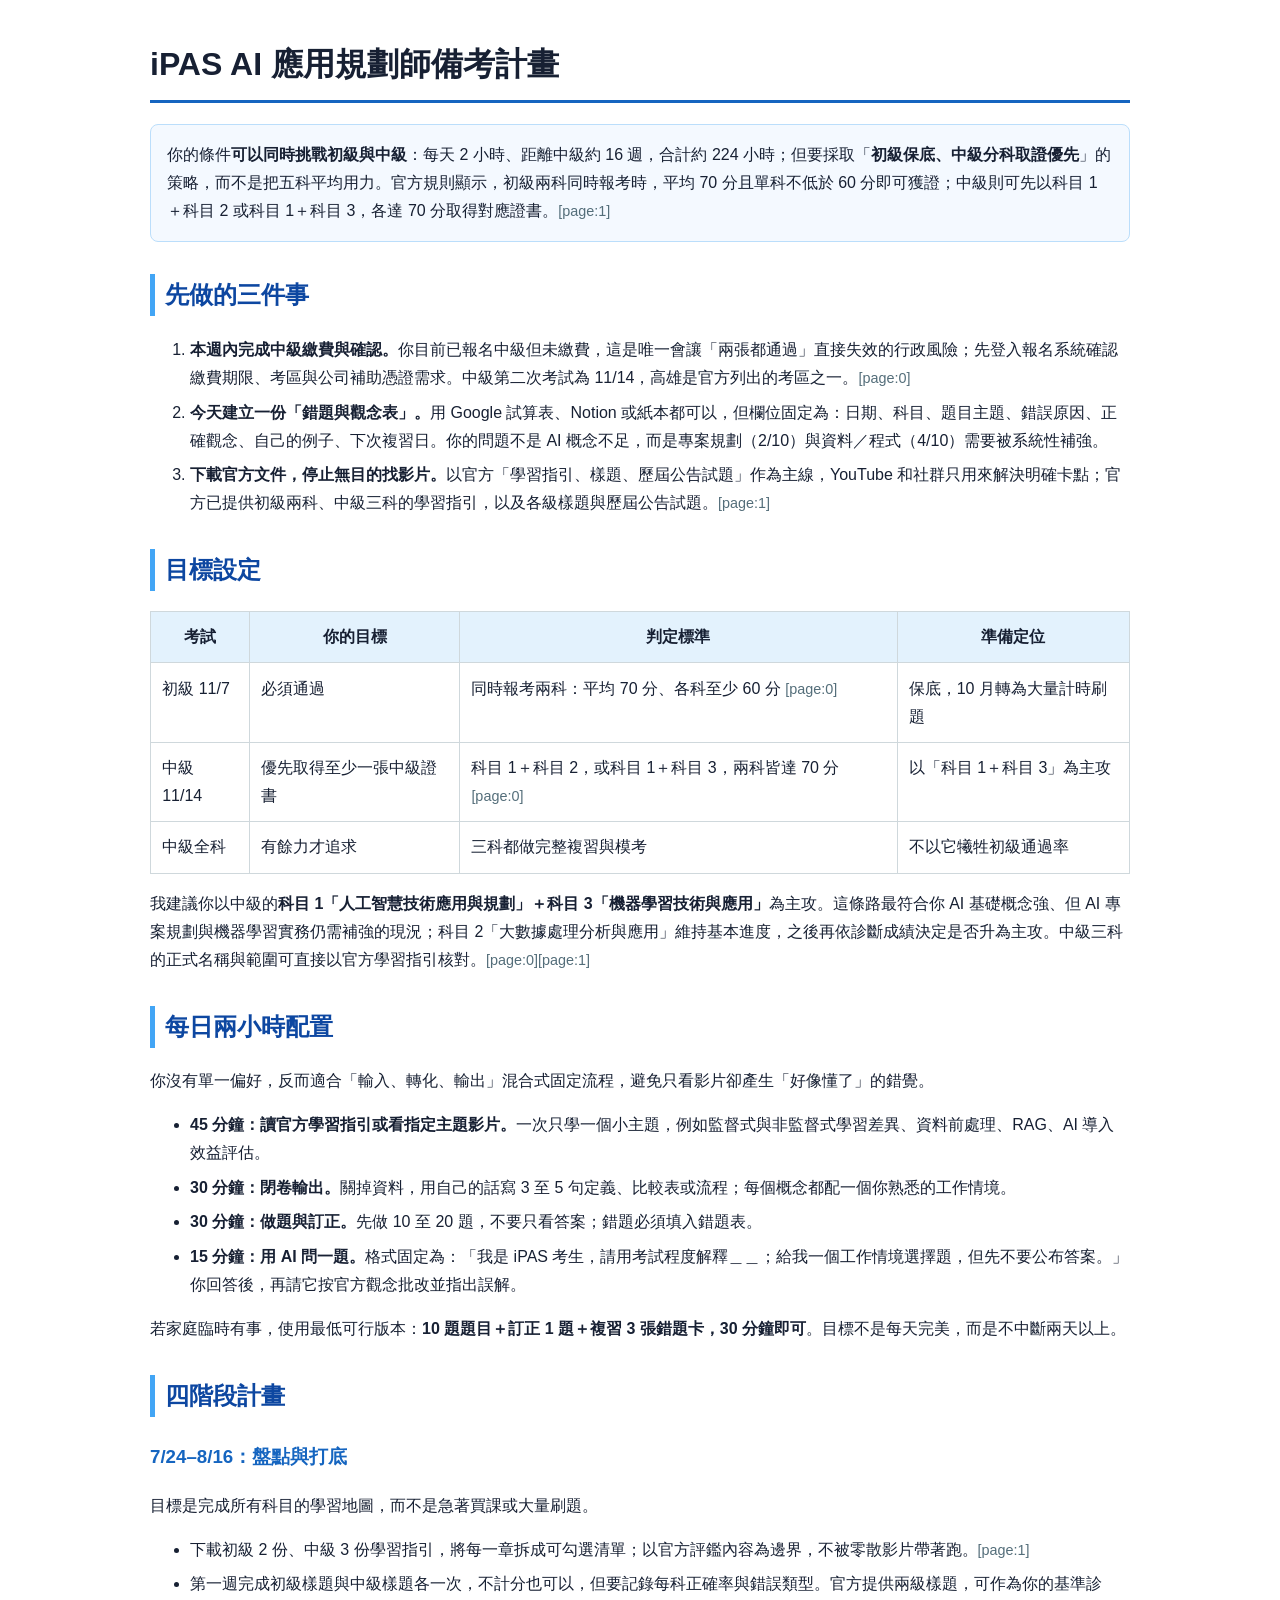
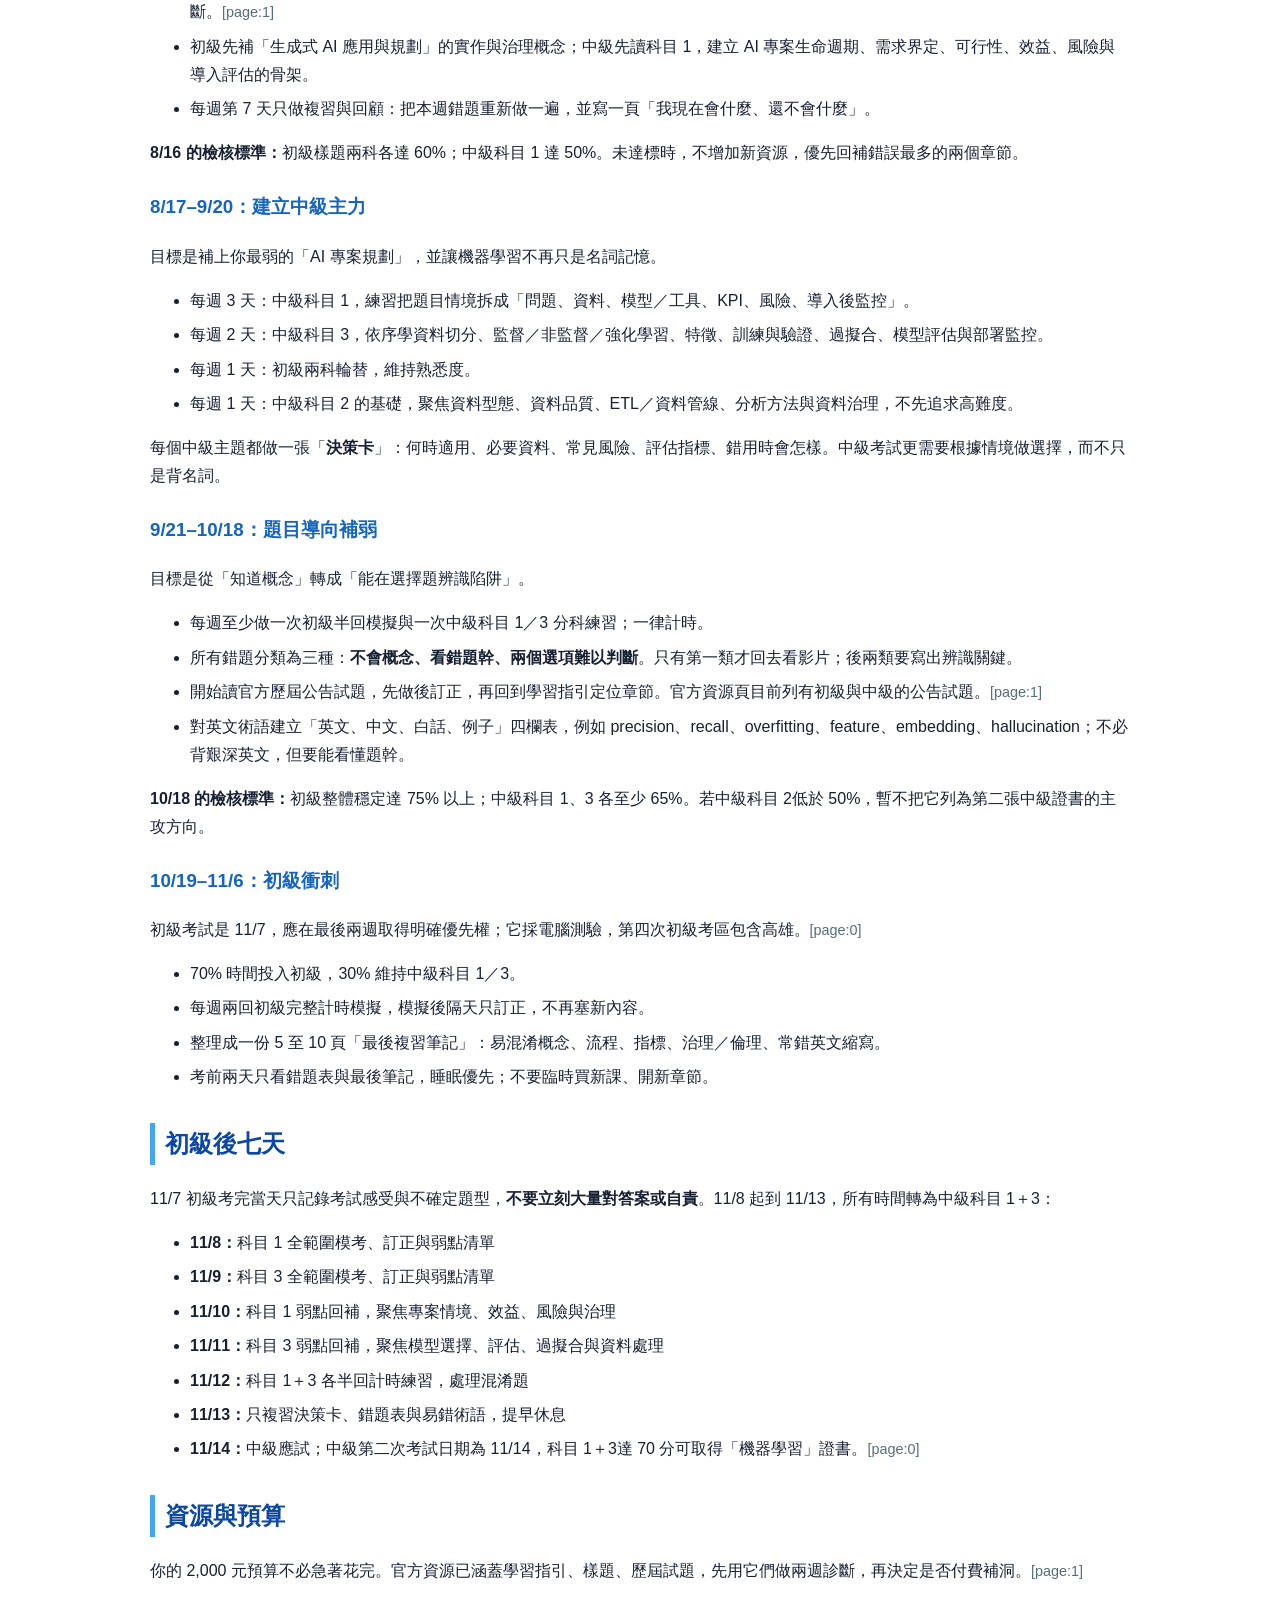
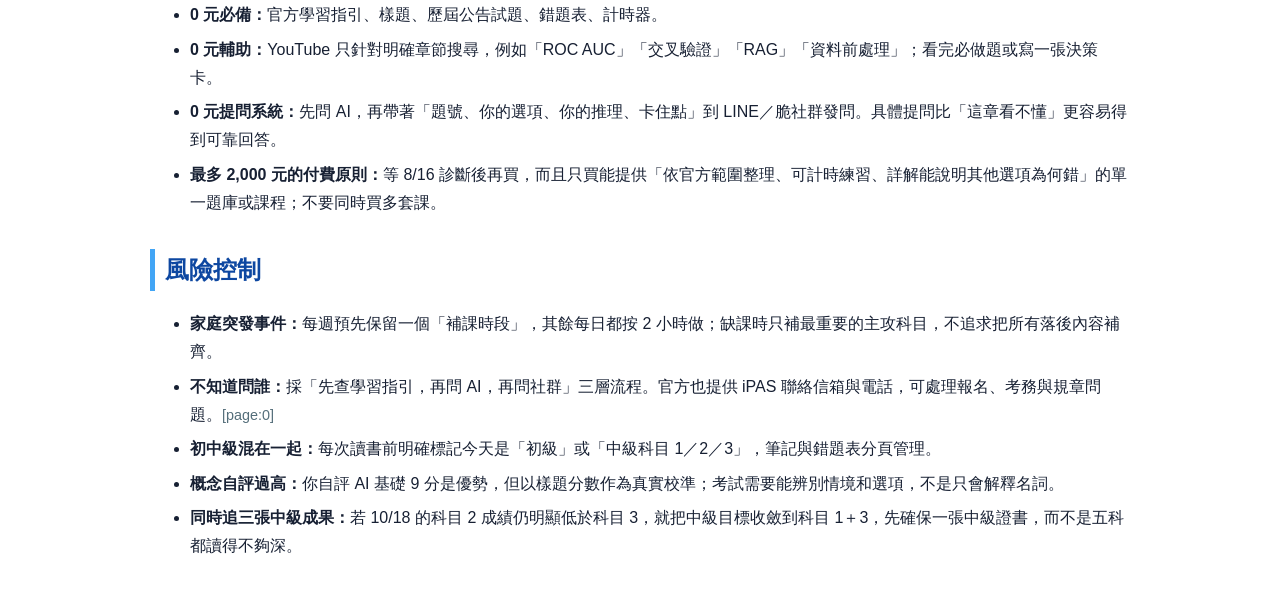
<file: note/ipas_ai_study_plan.html>
<!DOCTYPE html>
<html lang="zh-Hant">
<head>
<meta charset="utf-8">
<meta name="viewport" content="width=device-width, initial-scale=1">
<title>iPAS AI 應用規劃師備考計畫</title>
<style>
body{font-family:-apple-system,BlinkMacSystemFont,"Noto Sans TC","Microsoft JhengHei",sans-serif;line-height:1.75;max-width:980px;margin:36px auto;padding:0 24px;color:#172033;background:#fff}h1{font-size:2rem;border-bottom:3px solid #1565c0;padding-bottom:.5rem}h2{margin-top:2rem;color:#0d47a1;border-left:5px solid #42a5f5;padding-left:.65rem}h3{margin-top:1.5rem;color:#1565c0}table{border-collapse:collapse;width:100%;margin:1rem 0;overflow:hidden}th,td{border:1px solid #cfd8dc;padding:.7rem;vertical-align:top}th{background:#e3f2fd}li{margin:.4rem 0}.note{background:#f4f9ff;border:1px solid #bbdefb;padding:1rem;border-radius:8px}code{background:#f3f4f6;padding:.1rem .25rem;border-radius:4px}.cite{color:#546e7a;font-size:.9em} </style>
</head>
<body>
<h1>iPAS AI 應用規劃師備考計畫</h1>
<p class="note">你的條件<strong>可以同時挑戰初級與中級</strong>：每天 2 小時、距離中級約 16 週，合計約 224 小時；但要採取「<strong>初級保底、中級分科取證優先</strong>」的策略，而不是把五科平均用力。官方規則顯示，初級兩科同時報考時，平均 70 分且單科不低於 60 分即可獲證；中級則可先以科目 1＋科目 2 或科目 1＋科目 3，各達 70 分取得對應證書。<span class="cite">[page:1]</span></p>

<h2>先做的三件事</h2>
<ol>
<li><strong>本週內完成中級繳費與確認。</strong>你目前已報名中級但未繳費，這是唯一會讓「兩張都通過」直接失效的行政風險；先登入報名系統確認繳費期限、考區與公司補助憑證需求。中級第二次考試為 11/14，高雄是官方列出的考區之一。<span class="cite">[page:0]</span></li>
<li><strong>今天建立一份「錯題與觀念表」。</strong>用 Google 試算表、Notion 或紙本都可以，但欄位固定為：日期、科目、題目主題、錯誤原因、正確觀念、自己的例子、下次複習日。你的問題不是 AI 概念不足，而是專案規劃（2/10）與資料／程式（4/10）需要被系統性補強。</li>
<li><strong>下載官方文件，停止無目的找影片。</strong>以官方「學習指引、樣題、歷屆公告試題」作為主線，YouTube 和社群只用來解決明確卡點；官方已提供初級兩科、中級三科的學習指引，以及各級樣題與歷屆公告試題。<span class="cite">[page:1]</span></li>
</ol>

<h2>目標設定</h2>
<table><thead><tr><th>考試</th><th>你的目標</th><th>判定標準</th><th>準備定位</th></tr></thead><tbody>
<tr><td>初級 11/7</td><td>必須通過</td><td>同時報考兩科：平均 70 分、各科至少 60 分 <span class="cite">[page:0]</span></td><td>保底，10 月轉為大量計時刷題</td></tr>
<tr><td>中級 11/14</td><td>優先取得至少一張中級證書</td><td>科目 1＋科目 2，或科目 1＋科目 3，兩科皆達 70 分 <span class="cite">[page:0]</span></td><td>以「科目 1＋科目 3」為主攻</td></tr>
<tr><td>中級全科</td><td>有餘力才追求</td><td>三科都做完整複習與模考</td><td>不以它犧牲初級通過率</td></tr>
</tbody></table>
<p>我建議你以中級的<strong>科目 1「人工智慧技術應用與規劃」＋科目 3「機器學習技術與應用」</strong>為主攻。這條路最符合你 AI 基礎概念強、但 AI 專案規劃與機器學習實務仍需補強的現況；科目 2「大數據處理分析與應用」維持基本進度，之後再依診斷成績決定是否升為主攻。中級三科的正式名稱與範圍可直接以官方學習指引核對。<span class="cite">[page:0][page:1]</span></p>

<h2>每日兩小時配置</h2>
<p>你沒有單一偏好，反而適合「輸入、轉化、輸出」混合式固定流程，避免只看影片卻產生「好像懂了」的錯覺。</p>
<ul>
<li><strong>45 分鐘：讀官方學習指引或看指定主題影片。</strong>一次只學一個小主題，例如監督式與非監督式學習差異、資料前處理、RAG、AI 導入效益評估。</li>
<li><strong>30 分鐘：閉卷輸出。</strong>關掉資料，用自己的話寫 3 至 5 句定義、比較表或流程；每個概念都配一個你熟悉的工作情境。</li>
<li><strong>30 分鐘：做題與訂正。</strong>先做 10 至 20 題，不要只看答案；錯題必須填入錯題表。</li>
<li><strong>15 分鐘：用 AI 問一題。</strong>格式固定為：「我是 iPAS 考生，請用考試程度解釋＿＿；給我一個工作情境選擇題，但先不要公布答案。」你回答後，再請它按官方觀念批改並指出誤解。</li>
</ul>
<p>若家庭臨時有事，使用最低可行版本：<strong>10 題題目＋訂正 1 題＋複習 3 張錯題卡，30 分鐘即可</strong>。目標不是每天完美，而是不中斷兩天以上。</p>

<h2>四階段計畫</h2>
<h3>7/24–8/16：盤點與打底</h3>
<p>目標是完成所有科目的學習地圖，而不是急著買課或大量刷題。</p>
<ul>
<li>下載初級 2 份、中級 3 份學習指引，將每一章拆成可勾選清單；以官方評鑑內容為邊界，不被零散影片帶著跑。<span class="cite">[page:1]</span></li>
<li>第一週完成初級樣題與中級樣題各一次，不計分也可以，但要記錄每科正確率與錯誤類型。官方提供兩級樣題，可作為你的基準診斷。<span class="cite">[page:1]</span></li>
<li>初級先補「生成式 AI 應用與規劃」的實作與治理概念；中級先讀科目 1，建立 AI 專案生命週期、需求界定、可行性、效益、風險與導入評估的骨架。</li>
<li>每週第 7 天只做複習與回顧：把本週錯題重新做一遍，並寫一頁「我現在會什麼、還不會什麼」。</li>
</ul>
<p><strong>8/16 的檢核標準：</strong>初級樣題兩科各達 60%；中級科目 1 達 50%。未達標時，不增加新資源，優先回補錯誤最多的兩個章節。</p>

<h3>8/17–9/20：建立中級主力</h3>
<p>目標是補上你最弱的「AI 專案規劃」，並讓機器學習不再只是名詞記憶。</p>
<ul>
<li>每週 3 天：中級科目 1，練習把題目情境拆成「問題、資料、模型／工具、KPI、風險、導入後監控」。</li>
<li>每週 2 天：中級科目 3，依序學資料切分、監督／非監督／強化學習、特徵、訓練與驗證、過擬合、模型評估與部署監控。</li>
<li>每週 1 天：初級兩科輪替，維持熟悉度。</li>
<li>每週 1 天：中級科目 2 的基礎，聚焦資料型態、資料品質、ETL／資料管線、分析方法與資料治理，不先追求高難度。</li>
</ul>
<p>每個中級主題都做一張「<strong>決策卡</strong>」：何時適用、必要資料、常見風險、評估指標、錯用時會怎樣。中級考試更需要根據情境做選擇，而不只是背名詞。</p>

<h3>9/21–10/18：題目導向補弱</h3>
<p>目標是從「知道概念」轉成「能在選擇題辨識陷阱」。</p>
<ul>
<li>每週至少做一次初級半回模擬與一次中級科目 1／3 分科練習；一律計時。</li>
<li>所有錯題分類為三種：<strong>不會概念、看錯題幹、兩個選項難以判斷</strong>。只有第一類才回去看影片；後兩類要寫出辨識關鍵。</li>
<li>開始讀官方歷屆公告試題，先做後訂正，再回到學習指引定位章節。官方資源頁目前列有初級與中級的公告試題。<span class="cite">[page:1]</span></li>
<li>對英文術語建立「英文、中文、白話、例子」四欄表，例如 precision、recall、overfitting、feature、embedding、hallucination；不必背艱深英文，但要能看懂題幹。</li>
</ul>
<p><strong>10/18 的檢核標準：</strong>初級整體穩定達 75% 以上；中級科目 1、3 各至少 65%。若中級科目 2低於 50%，暫不把它列為第二張中級證書的主攻方向。</p>

<h3>10/19–11/6：初級衝刺</h3>
<p>初級考試是 11/7，應在最後兩週取得明確優先權；它採電腦測驗，第四次初級考區包含高雄。<span class="cite">[page:0]</span></p>
<ul>
<li>70% 時間投入初級，30% 維持中級科目 1／3。</li>
<li>每週兩回初級完整計時模擬，模擬後隔天只訂正，不再塞新內容。</li>
<li>整理成一份 5 至 10 頁「最後複習筆記」：易混淆概念、流程、指標、治理／倫理、常錯英文縮寫。</li>
<li>考前兩天只看錯題表與最後筆記，睡眠優先；不要臨時買新課、開新章節。</li>
</ul>

<h2>初級後七天</h2>
<p>11/7 初級考完當天只記錄考試感受與不確定題型，<strong>不要立刻大量對答案或自責</strong>。11/8 起到 11/13，所有時間轉為中級科目 1＋3：</p>
<ul>
<li><strong>11/8：</strong>科目 1 全範圍模考、訂正與弱點清單</li>
<li><strong>11/9：</strong>科目 3 全範圍模考、訂正與弱點清單</li>
<li><strong>11/10：</strong>科目 1 弱點回補，聚焦專案情境、效益、風險與治理</li>
<li><strong>11/11：</strong>科目 3 弱點回補，聚焦模型選擇、評估、過擬合與資料處理</li>
<li><strong>11/12：</strong>科目 1＋3 各半回計時練習，處理混淆題</li>
<li><strong>11/13：</strong>只複習決策卡、錯題表與易錯術語，提早休息</li>
<li><strong>11/14：</strong>中級應試；中級第二次考試日期為 11/14，科目 1＋3達 70 分可取得「機器學習」證書。<span class="cite">[page:0]</span></li>
</ul>

<h2>資源與預算</h2>
<p>你的 2,000 元預算不必急著花完。官方資源已涵蓋學習指引、樣題、歷屆試題，先用它們做兩週診斷，再決定是否付費補洞。<span class="cite">[page:1]</span></p>
<ul>
<li><strong>0 元必備：</strong>官方學習指引、樣題、歷屆公告試題、錯題表、計時器。</li>
<li><strong>0 元輔助：</strong>YouTube 只針對明確章節搜尋，例如「ROC AUC」「交叉驗證」「RAG」「資料前處理」；看完必做題或寫一張決策卡。</li>
<li><strong>0 元提問系統：</strong>先問 AI，再帶著「題號、你的選項、你的推理、卡住點」到 LINE／脆社群發問。具體提問比「這章看不懂」更容易得到可靠回答。</li>
<li><strong>最多 2,000 元的付費原則：</strong>等 8/16 診斷後再買，而且只買能提供「依官方範圍整理、可計時練習、詳解能說明其他選項為何錯」的單一題庫或課程；不要同時買多套課。</li>
</ul>

<h2>風險控制</h2>
<ul>
<li><strong>家庭突發事件：</strong>每週預先保留一個「補課時段」，其餘每日都按 2 小時做；缺課時只補最重要的主攻科目，不追求把所有落後內容補齊。</li>
<li><strong>不知道問誰：</strong>採「先查學習指引，再問 AI，再問社群」三層流程。官方也提供 iPAS 聯絡信箱與電話，可處理報名、考務與規章問題。<span class="cite">[page:0]</span></li>
<li><strong>初中級混在一起：</strong>每次讀書前明確標記今天是「初級」或「中級科目 1／2／3」，筆記與錯題表分頁管理。</li>
<li><strong>概念自評過高：</strong>你自評 AI 基礎 9 分是優勢，但以樣題分數作為真實校準；考試需要能辨別情境和選項，不是只會解釋名詞。</li>
<li><strong>同時追三張中級成果：</strong>若 10/18 的科目 2 成績仍明顯低於科目 3，就把中級目標收斂到科目 1＋3，先確保一張中級證書，而不是五科都讀得不夠深。</li>
</ul>
</body></html>
</file>
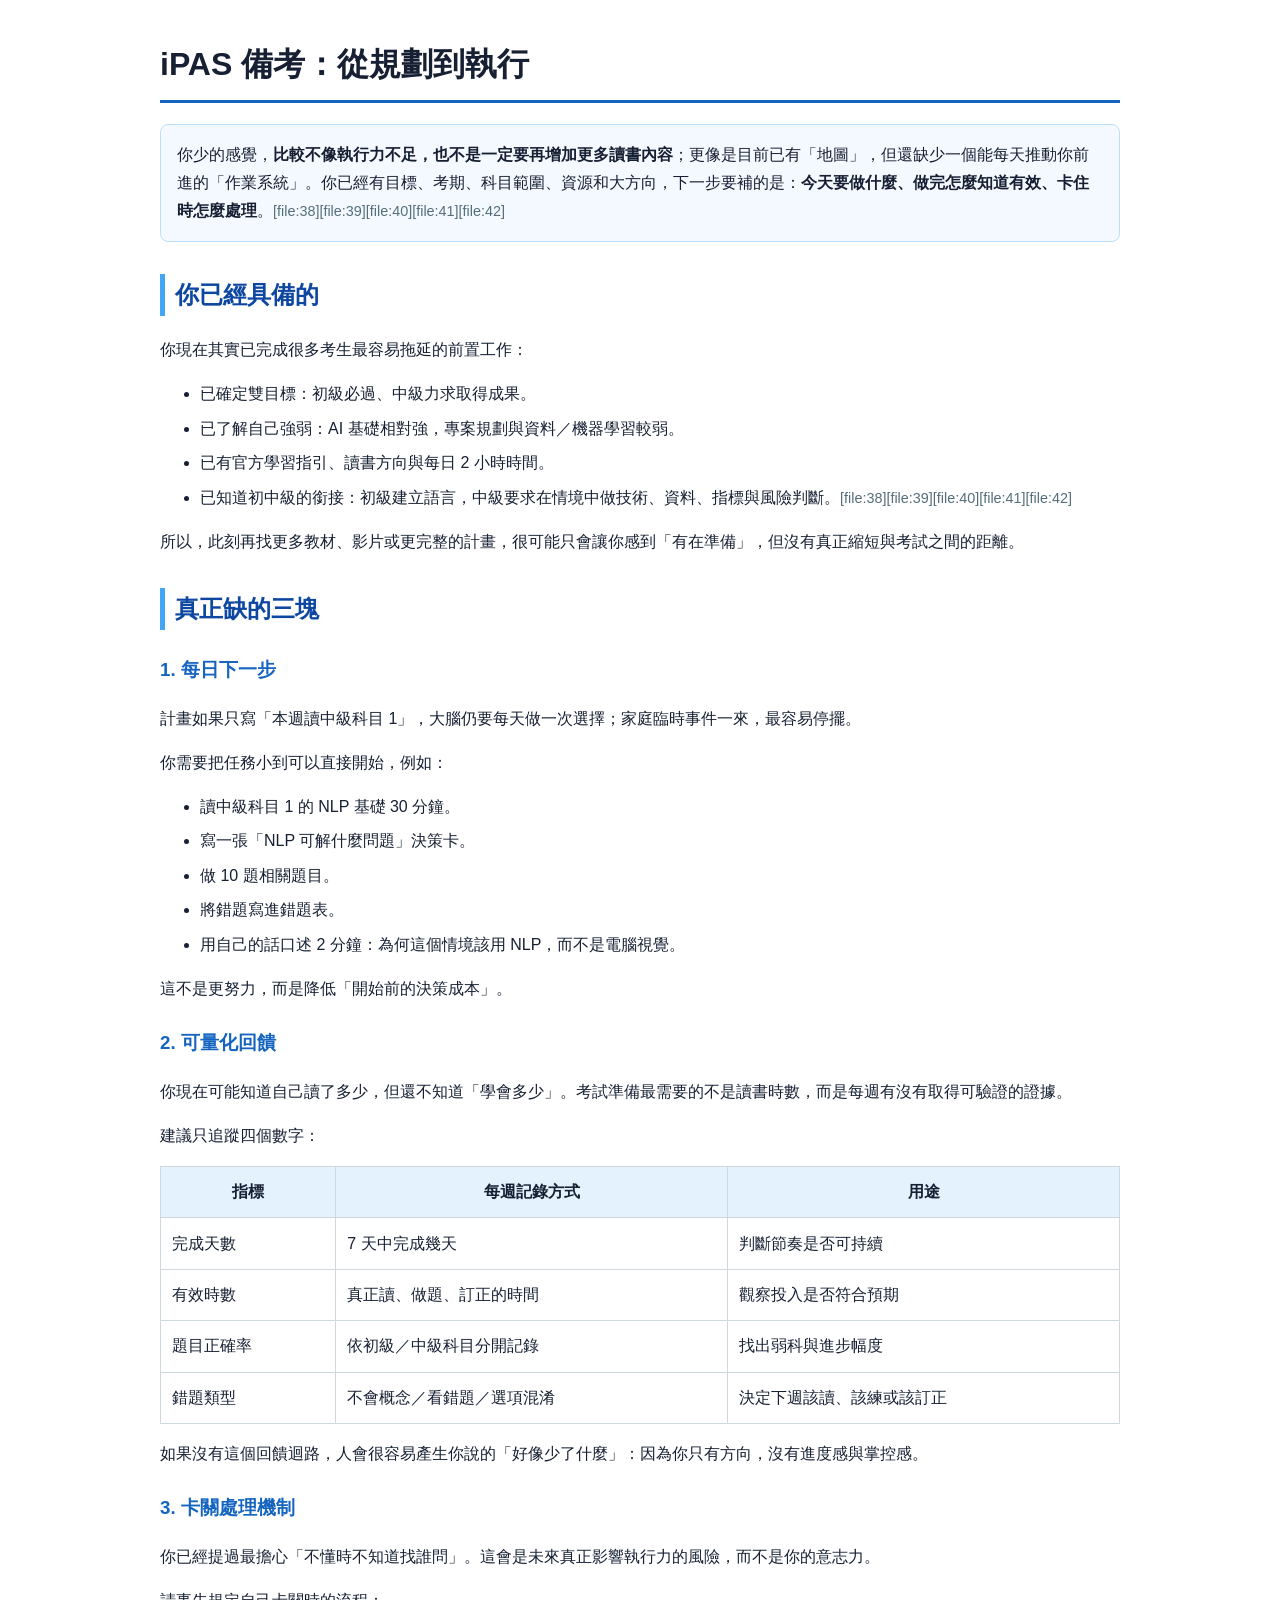
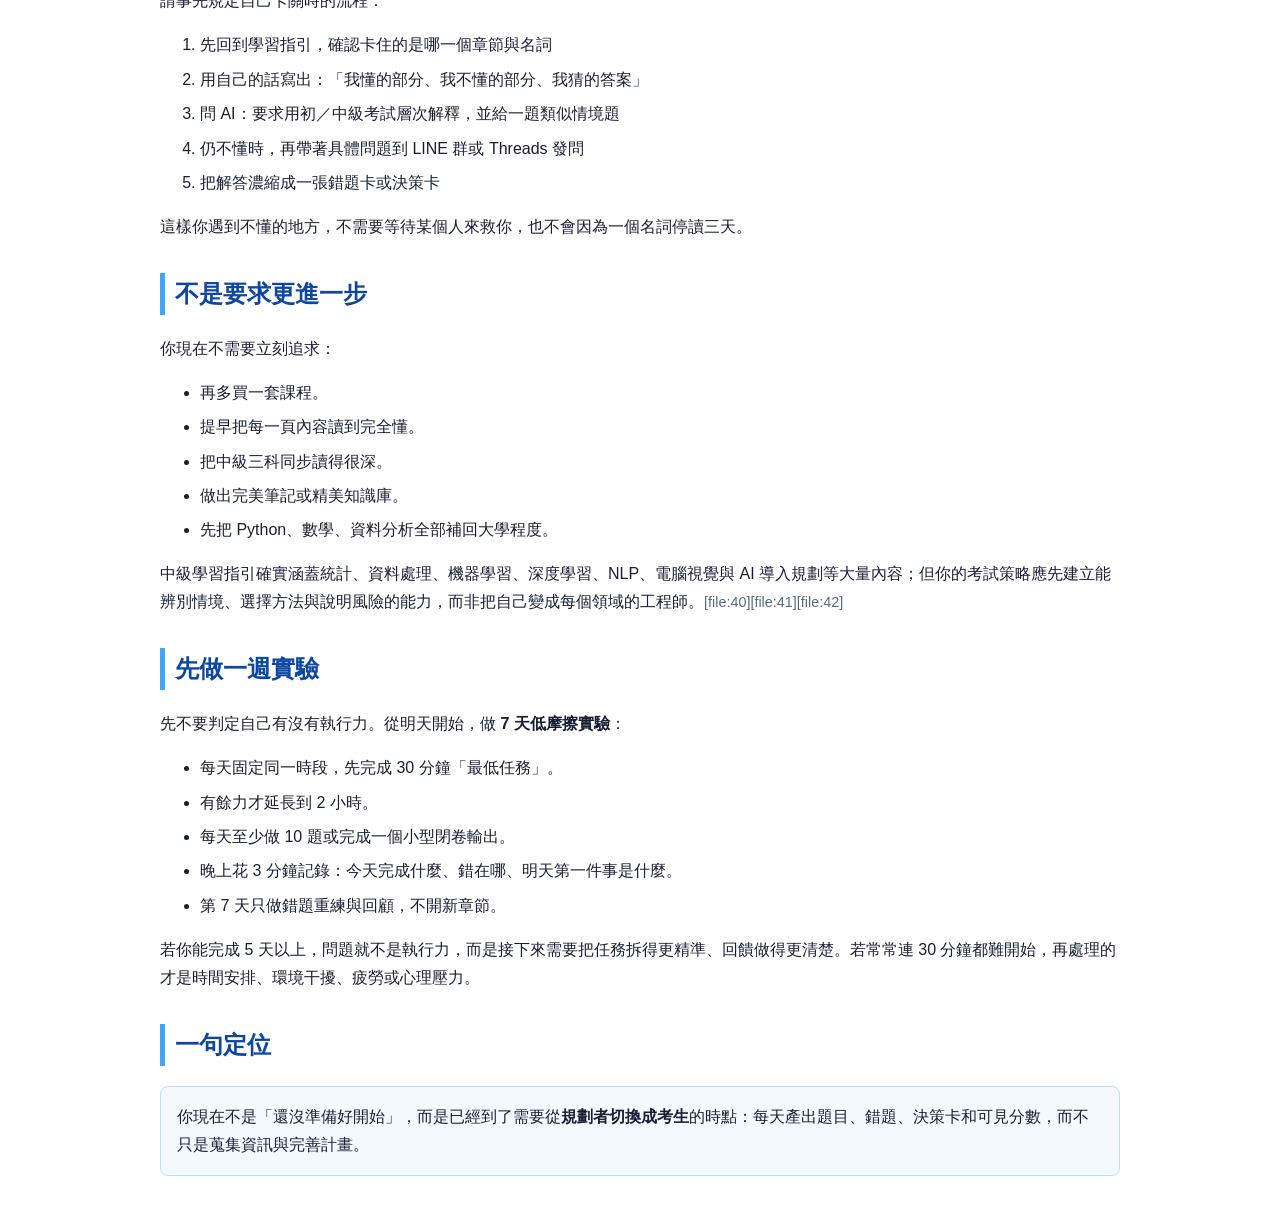
<file: note/ipas_from_planning_to_execution.html>
<!doctype html><html lang="zh-Hant"><head><meta charset="utf-8"><meta name="viewport" content="width=device-width,initial-scale=1"><title>iPAS 備考：從規劃到執行</title><style>body{font-family:-apple-system,BlinkMacSystemFont,"Noto Sans TC","Microsoft JhengHei",sans-serif;line-height:1.75;max-width:960px;margin:36px auto;padding:0 24px;color:#172033;background:#fff}h1{font-size:2rem;border-bottom:3px solid #1565c0;padding-bottom:.5rem}h2{margin-top:2rem;color:#0d47a1;border-left:5px solid #42a5f5;padding-left:.65rem}h3{margin-top:1.5rem;color:#1565c0}table{border-collapse:collapse;width:100%;margin:1rem 0}th,td{border:1px solid #cfd8dc;padding:.7rem;vertical-align:top}th{background:#e3f2fd}li{margin:.4rem 0}.note{background:#f4f9ff;border:1px solid #bbdefb;padding:1rem;border-radius:8px}.cite{color:#546e7a;font-size:.9em}</style></head><body>
<h1>iPAS 備考：從規劃到執行</h1>
<p class="note">你少的感覺，<strong>比較不像執行力不足，也不是一定要再增加更多讀書內容</strong>；更像是目前已有「地圖」，但還缺少一個能每天推動你前進的「作業系統」。你已經有目標、考期、科目範圍、資源和大方向，下一步要補的是：<strong>今天要做什麼、做完怎麼知道有效、卡住時怎麼處理</strong>。<span class="cite">[file:38][file:39][file:40][file:41][file:42]</span></p>
<h2>你已經具備的</h2><p>你現在其實已完成很多考生最容易拖延的前置工作：</p><ul><li>已確定雙目標：初級必過、中級力求取得成果。</li><li>已了解自己強弱：AI 基礎相對強，專案規劃與資料／機器學習較弱。</li><li>已有官方學習指引、讀書方向與每日 2 小時時間。</li><li>已知道初中級的銜接：初級建立語言，中級要求在情境中做技術、資料、指標與風險判斷。<span class="cite">[file:38][file:39][file:40][file:41][file:42]</span></li></ul><p>所以，此刻再找更多教材、影片或更完整的計畫，很可能只會讓你感到「有在準備」，但沒有真正縮短與考試之間的距離。</p>
<h2>真正缺的三塊</h2><h3>1. 每日下一步</h3><p>計畫如果只寫「本週讀中級科目 1」，大腦仍要每天做一次選擇；家庭臨時事件一來，最容易停擺。</p><p>你需要把任務小到可以直接開始，例如：</p><ul><li>讀中級科目 1 的 NLP 基礎 30 分鐘。</li><li>寫一張「NLP 可解什麼問題」決策卡。</li><li>做 10 題相關題目。</li><li>將錯題寫進錯題表。</li><li>用自己的話口述 2 分鐘：為何這個情境該用 NLP，而不是電腦視覺。</li></ul><p>這不是更努力，而是降低「開始前的決策成本」。</p>
<h3>2. 可量化回饋</h3><p>你現在可能知道自己讀了多少，但還不知道「學會多少」。考試準備最需要的不是讀書時數，而是每週有沒有取得可驗證的證據。</p><p>建議只追蹤四個數字：</p><table><thead><tr><th>指標</th><th>每週記錄方式</th><th>用途</th></tr></thead><tbody><tr><td>完成天數</td><td>7 天中完成幾天</td><td>判斷節奏是否可持續</td></tr><tr><td>有效時數</td><td>真正讀、做題、訂正的時間</td><td>觀察投入是否符合預期</td></tr><tr><td>題目正確率</td><td>依初級／中級科目分開記錄</td><td>找出弱科與進步幅度</td></tr><tr><td>錯題類型</td><td>不會概念／看錯題／選項混淆</td><td>決定下週該讀、該練或該訂正</td></tr></tbody></table><p>如果沒有這個回饋迴路，人會很容易產生你說的「好像少了什麼」：因為你只有方向，沒有進度感與掌控感。</p>
<h3>3. 卡關處理機制</h3><p>你已經提過最擔心「不懂時不知道找誰問」。這會是未來真正影響執行力的風險，而不是你的意志力。</p><p>請事先規定自己卡關時的流程：</p><ol><li>先回到學習指引，確認卡住的是哪一個章節與名詞</li><li>用自己的話寫出：「我懂的部分、我不懂的部分、我猜的答案」</li><li>問 AI：要求用初／中級考試層次解釋，並給一題類似情境題</li><li>仍不懂時，再帶著具體問題到 LINE 群或 Threads 發問</li><li>把解答濃縮成一張錯題卡或決策卡</li></ol><p>這樣你遇到不懂的地方，不需要等待某個人來救你，也不會因為一個名詞停讀三天。</p>
<h2>不是要求更進一步</h2><p>你現在不需要立刻追求：</p><ul><li>再多買一套課程。</li><li>提早把每一頁內容讀到完全懂。</li><li>把中級三科同步讀得很深。</li><li>做出完美筆記或精美知識庫。</li><li>先把 Python、數學、資料分析全部補回大學程度。</li></ul><p>中級學習指引確實涵蓋統計、資料處理、機器學習、深度學習、NLP、電腦視覺與 AI 導入規劃等大量內容；但你的考試策略應先建立能辨別情境、選擇方法與說明風險的能力，而非把自己變成每個領域的工程師。<span class="cite">[file:40][file:41][file:42]</span></p>
<h2>先做一週實驗</h2><p>先不要判定自己有沒有執行力。從明天開始，做 <strong>7 天低摩擦實驗</strong>：</p><ul><li>每天固定同一時段，先完成 30 分鐘「最低任務」。</li><li>有餘力才延長到 2 小時。</li><li>每天至少做 10 題或完成一個小型閉卷輸出。</li><li>晚上花 3 分鐘記錄：今天完成什麼、錯在哪、明天第一件事是什麼。</li><li>第 7 天只做錯題重練與回顧，不開新章節。</li></ul><p>若你能完成 5 天以上，問題就不是執行力，而是接下來需要把任務拆得更精準、回饋做得更清楚。若常常連 30 分鐘都難開始，再處理的才是時間安排、環境干擾、疲勞或心理壓力。</p>
<h2>一句定位</h2><p class="note">你現在不是「還沒準備好開始」，而是已經到了需要從<strong>規劃者切換成考生</strong>的時點：每天產出題目、錯題、決策卡和可見分數，而不只是蒐集資訊與完善計畫。</p>
</body></html>
</file>
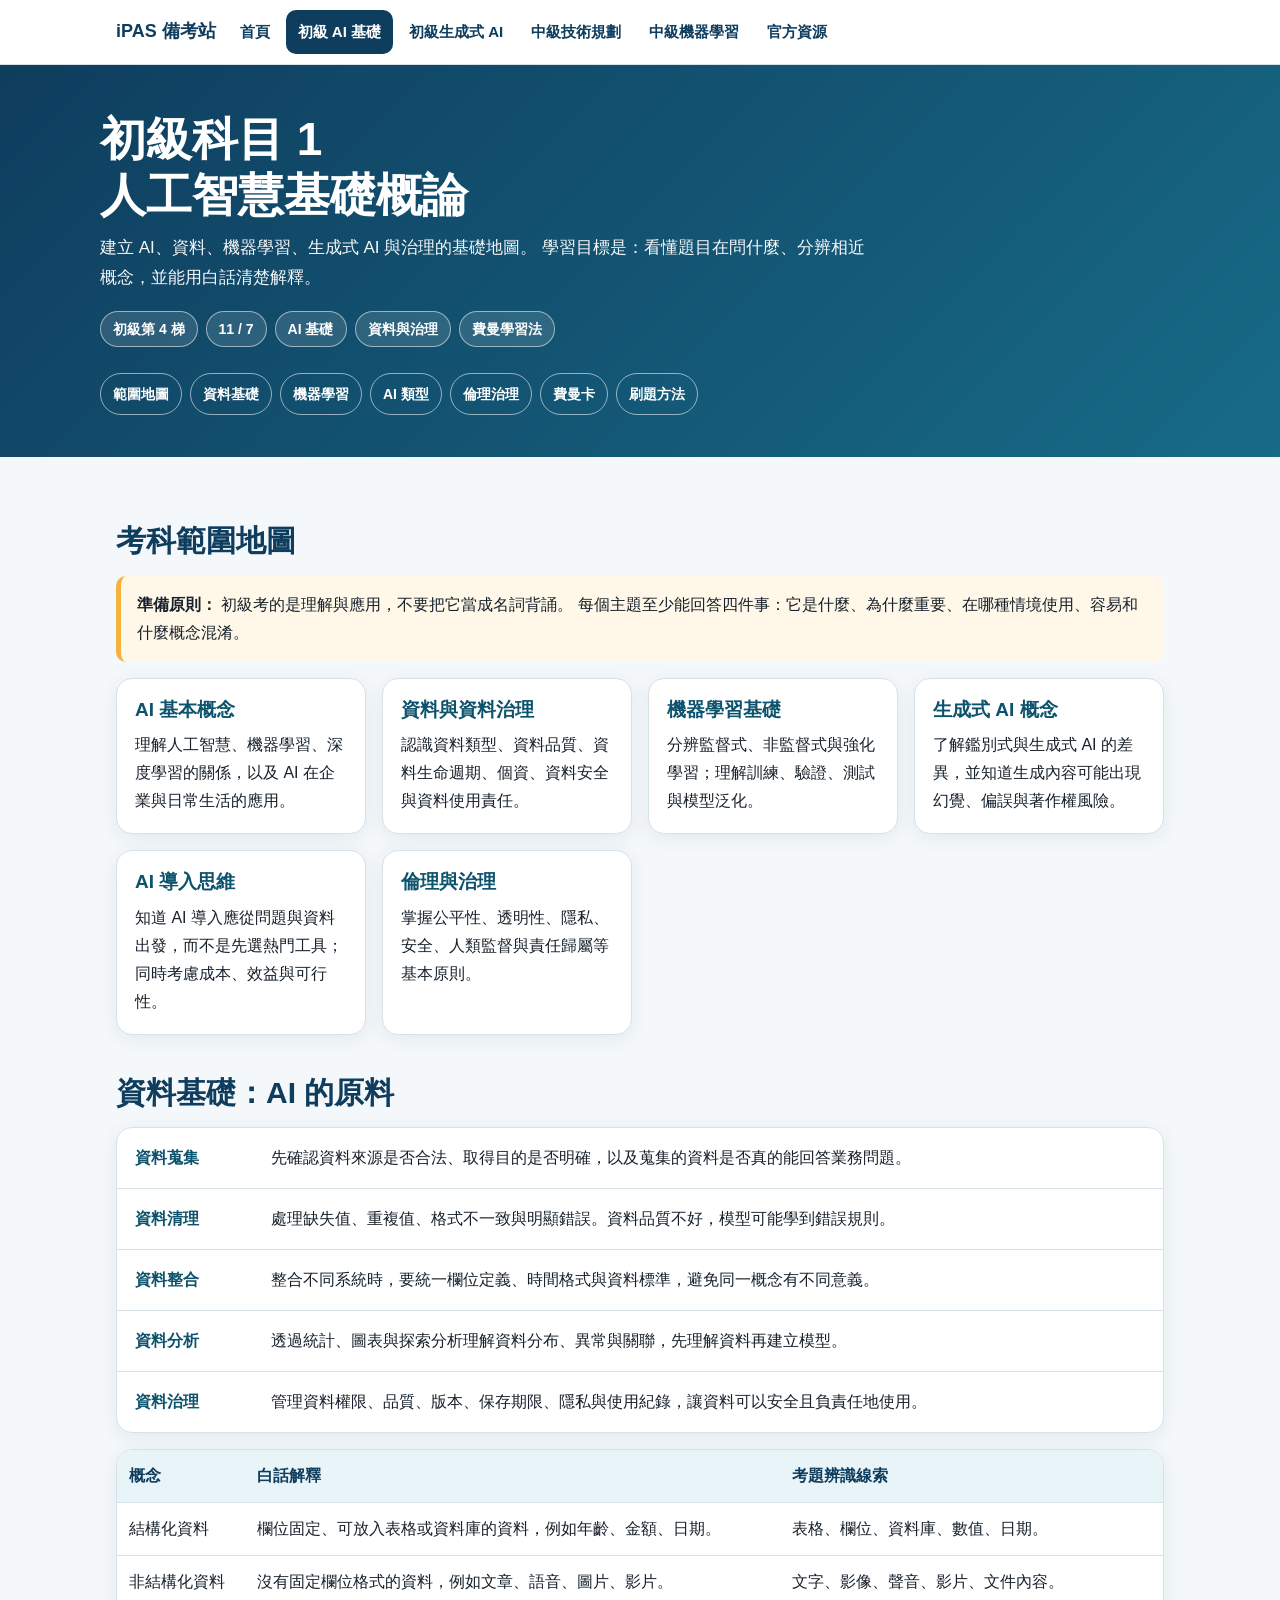
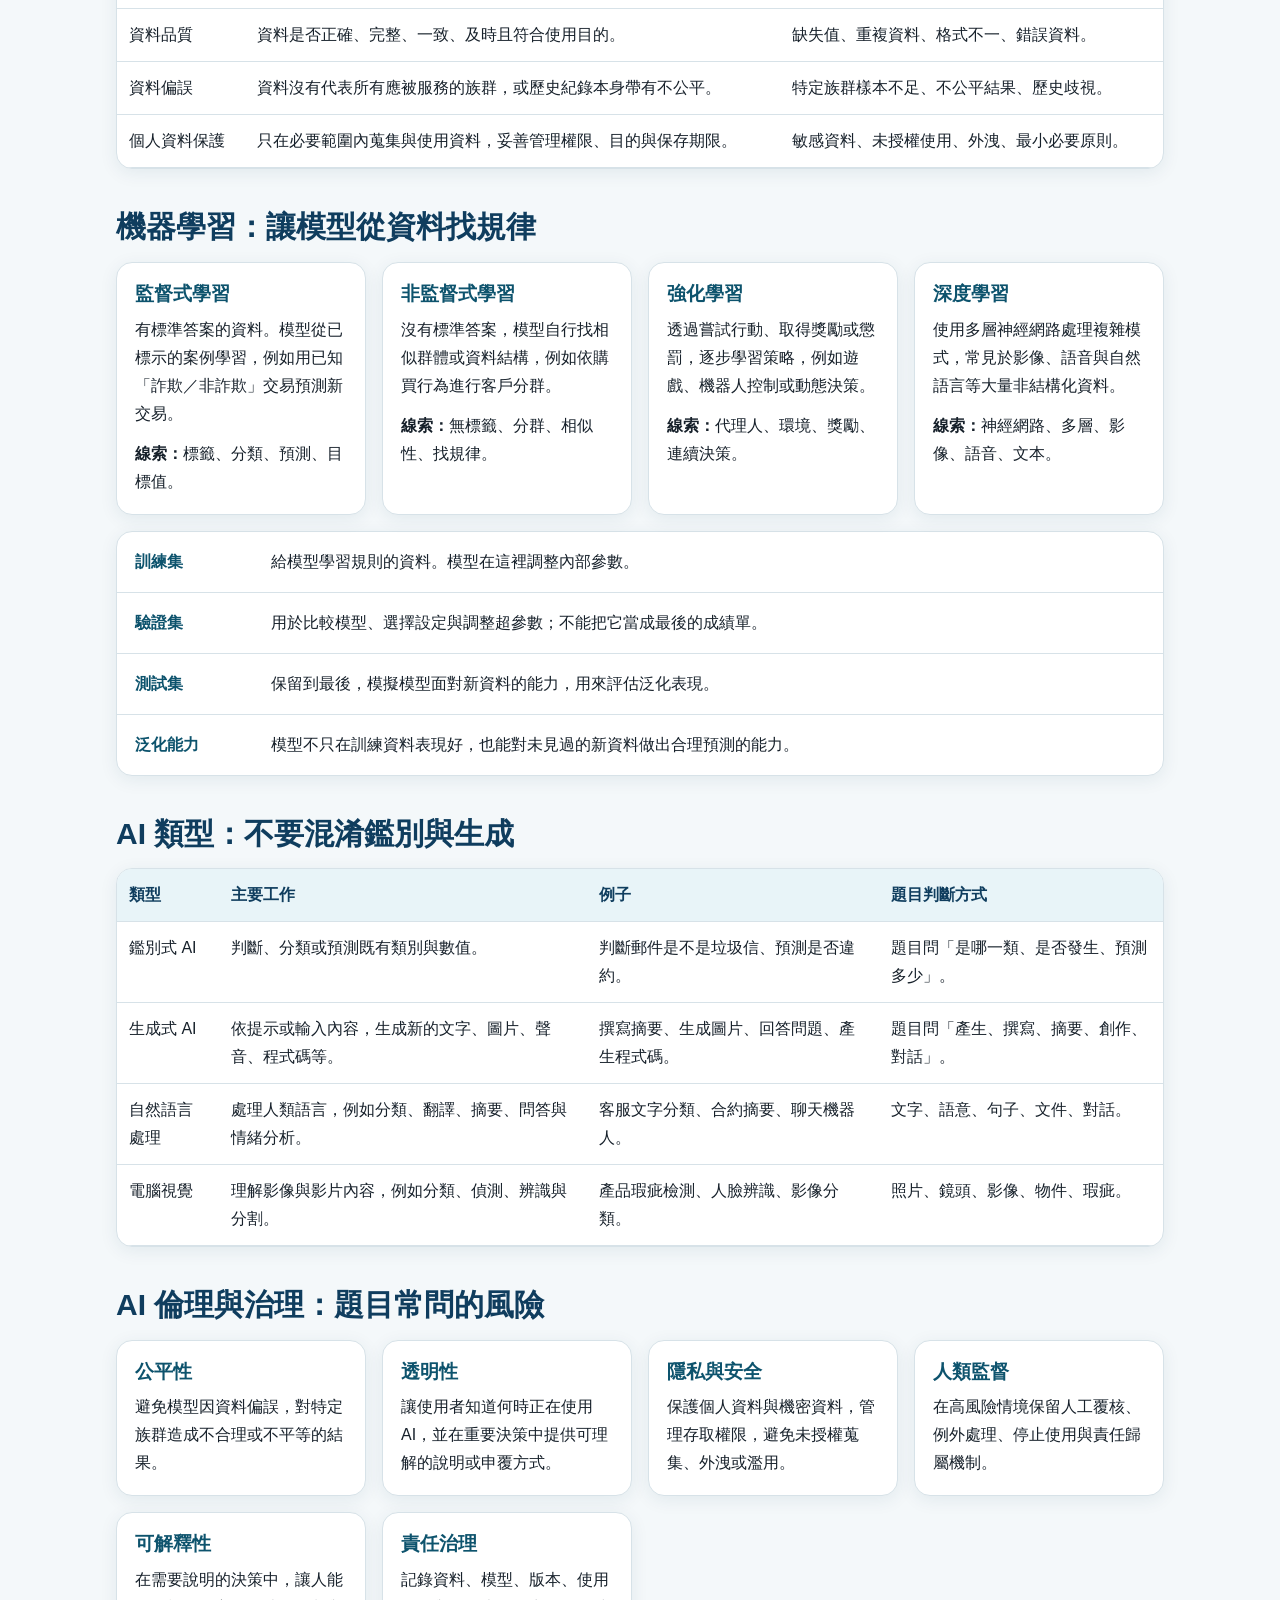
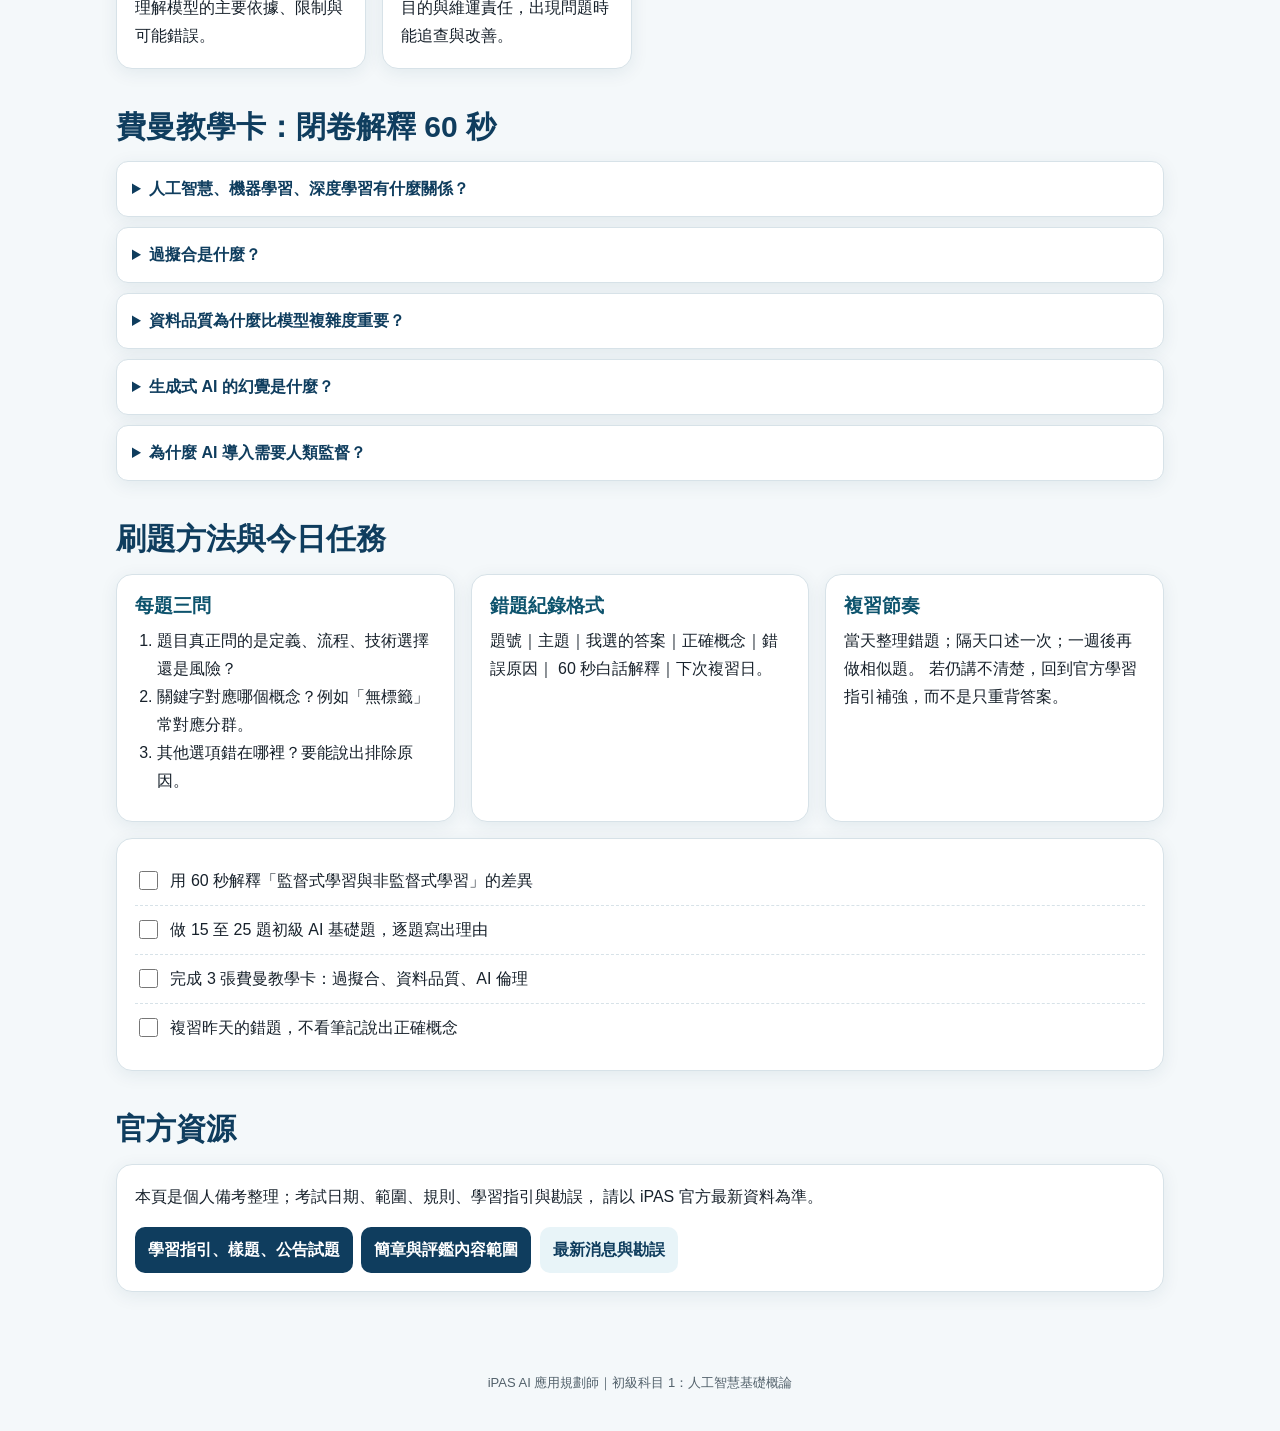
<file: pages/beginner-ai-basics.html>
<!doctype html>
<html lang="zh-Hant">
<head>
  <meta charset="utf-8">
  <meta name="viewport" content="width=device-width,initial-scale=1,viewport-fit=cover">
  <meta name="theme-color" content="#0f3d5e">
  <meta name="description" content="iPAS AI 應用規劃師初級科目一：人工智慧基礎概論備考頁面。">
  <title>初級 AI 基礎概論｜iPAS AI 應用規劃師</title>

  <style>
    :root {
      --navy: #0f3d5e;
      --blue: #176b87;
      --blue-dark: #0d536d;
      --sky: #e8f4f8;
      --gold: #f3b33d;
      --ink: #17212b;
      --muted: #52616b;
      --line: #d7e2e8;
      --surface: #ffffff;
      --background: #f4f8fa;
      --notice: #fff8e8;
      --content-width: 1080px;
      --radius: 16px;
      --shadow: 0 4px 18px rgba(15, 61, 94, 0.08);
    }

    * {
      box-sizing: border-box;
    }

    html {
      scroll-behavior: smooth;
      scroll-padding-top: 86px;
    }

    body {
      margin: 0;
      background: var(--background);
      color: var(--ink);
      font-family: -apple-system, BlinkMacSystemFont,
        "PingFang TC", "Noto Sans TC", "Microsoft JhengHei", sans-serif;
      font-size: 16px;
      line-height: 1.75;
    }

    a {
      color: var(--blue-dark);
    }

    a:focus-visible,
    button:focus-visible,
    summary:focus-visible,
    input:focus-visible {
      outline: 3px solid var(--gold);
      outline-offset: 3px;
    }

    .site-nav {
      position: sticky;
      top: 0;
      z-index: 100;
      background: rgba(255, 255, 255, 0.97);
      border-bottom: 1px solid var(--line);
      backdrop-filter: blur(10px);
    }

    .nav-inner {
      display: flex;
      align-items: center;
      gap: 12px;
      max-width: var(--content-width);
      min-height: 64px;
      margin: 0 auto;
      padding: 8px 16px;
    }

    .brand {
      flex: 0 0 auto;
      color: var(--navy);
      font-size: 18px;
      font-weight: 800;
      text-decoration: none;
      white-space: nowrap;
    }

    .nav-links {
      display: flex;
      flex: 1;
      align-items: center;
      gap: 4px;
      overflow-x: auto;
      white-space: nowrap;
      -webkit-overflow-scrolling: touch;
    }

    .nav-links a {
      display: inline-flex;
      align-items: center;
      min-height: 44px;
      padding: 8px 12px;
      border-radius: 10px;
      color: var(--navy);
      font-size: 15px;
      font-weight: 700;
      text-decoration: none;
    }

    .nav-links a:hover {
      background: var(--sky);
    }

    .nav-links a[aria-current="page"] {
      background: var(--navy);
      color: #ffffff;
    }

    .hero {
      padding: 46px 20px 38px;
      background: linear-gradient(135deg, var(--navy), var(--blue));
      color: #ffffff;
    }

    .hero-inner,
    main {
      max-width: var(--content-width);
      margin: 0 auto;
    }

    .hero h1 {
      margin: 0 0 10px;
      font-size: clamp(30px, 6vw, 46px);
      line-height: 1.22;
    }

    .hero p {
      max-width: 780px;
      margin: 0;
      font-size: 17px;
      opacity: 0.96;
    }

    .hero-tags {
      display: flex;
      flex-wrap: wrap;
      gap: 8px;
      margin-top: 18px;
    }

    .tag {
      padding: 5px 12px;
      border: 1px solid rgba(255, 255, 255, 0.52);
      border-radius: 999px;
      background: rgba(255, 255, 255, 0.12);
      font-size: 14px;
      font-weight: 700;
    }

    .section-nav {
      display: flex;
      gap: 8px;
      overflow-x: auto;
      margin-top: 22px;
      padding: 4px 0;
      white-space: nowrap;
      -webkit-overflow-scrolling: touch;
    }

    .section-nav a {
      display: inline-flex;
      align-items: center;
      min-height: 42px;
      padding: 7px 12px;
      border: 1px solid rgba(255, 255, 255, 0.55);
      border-radius: 999px;
      color: #ffffff;
      font-size: 14px;
      font-weight: 700;
      text-decoration: none;
    }

    .section-nav a:hover {
      background: #ffffff;
      color: var(--navy);
    }

    main {
      padding: 26px 16px 56px;
    }

    section {
      margin-top: 38px;
      scroll-margin-top: 86px;
    }

    h2 {
      margin: 0 0 14px;
      color: var(--navy);
      font-size: clamp(24px, 4vw, 30px);
      line-height: 1.35;
    }

    h3 {
      margin: 0 0 8px;
      color: var(--blue-dark);
      font-size: 19px;
      line-height: 1.4;
    }

    p {
      margin: 0 0 12px;
    }

    ul,
    ol {
      margin: 8px 0;
      padding-left: 22px;
    }

    .notice {
      padding: 15px 16px;
      border-left: 5px solid var(--gold);
      border-radius: 10px;
      background: var(--notice);
    }

    .grid {
      display: grid;
      grid-template-columns: repeat(auto-fit, minmax(235px, 1fr));
      gap: 16px;
    }

    .card {
      padding: 18px;
      border: 1px solid var(--line);
      border-radius: var(--radius);
      background: var(--surface);
      box-shadow: var(--shadow);
    }

    .card p:last-child {
      margin-bottom: 0;
    }

    .flow {
      overflow: hidden;
      padding: 0;
    }

    .flow-row {
      display: grid;
      grid-template-columns: 120px 1fr;
      gap: 16px;
      padding: 16px 18px;
      border-bottom: 1px solid var(--line);
    }

    .flow-row:last-child {
      border-bottom: 0;
    }

    .flow-title {
      color: var(--blue-dark);
      font-weight: 850;
    }

    .flow-row p {
      margin: 0;
    }

    .table-wrap {
      overflow-x: auto;
      border: 1px solid var(--line);
      border-radius: var(--radius);
      background: #ffffff;
      box-shadow: var(--shadow);
    }

    table {
      width: 100%;
      min-width: 700px;
      border-collapse: collapse;
    }

    th,
    td {
      padding: 12px;
      border-bottom: 1px solid var(--line);
      text-align: left;
      vertical-align: top;
    }

    th {
      background: var(--sky);
      color: var(--navy);
    }

    details {
      margin: 10px 0;
      padding: 13px 15px;
      border: 1px solid var(--line);
      border-radius: 12px;
      background: var(--surface);
      box-shadow: var(--shadow);
    }

    summary {
      color: var(--navy);
      cursor: pointer;
      font-weight: 850;
    }

    .checklist {
      padding: 18px;
      border: 1px solid var(--line);
      border-radius: var(--radius);
      background: var(--surface);
      box-shadow: var(--shadow);
    }

    .checklist label {
      display: block;
      padding: 10px 0;
      border-bottom: 1px dashed var(--line);
      cursor: pointer;
    }

    .checklist label:last-child {
      border-bottom: 0;
    }

    .checklist input {
      width: 19px;
      height: 19px;
      margin-right: 8px;
      vertical-align: -4px;
      accent-color: #217a50;
    }

    .btn {
      display: inline-flex;
      align-items: center;
      justify-content: center;
      min-height: 44px;
      margin: 4px 4px 0 0;
      padding: 9px 13px;
      border-radius: 10px;
      background: var(--navy);
      color: #ffffff;
      font-weight: 800;
      text-decoration: none;
    }

    .btn:hover {
      background: var(--blue-dark);
      color: #ffffff;
    }

    .btn.alt {
      background: var(--sky);
      color: var(--navy);
    }

    footer {
      padding: 24px 16px 36px;
      color: var(--muted);
      text-align: center;
      font-size: 13px;
    }

    @media (max-width: 700px) {
      .nav-inner {
        align-items: flex-start;
        flex-direction: column;
        gap: 2px;
        padding: 8px 12px;
      }

      .nav-links {
        width: 100%;
      }

      .hero {
        padding: 32px 16px 30px;
      }

      main {
        padding: 20px 12px 46px;
      }

      .flow-row {
        grid-template-columns: 1fr;
        gap: 4px;
      }
    }
  </style>
</head>

<body>
  <nav class="site-nav" aria-label="主要導覽">
    <div class="nav-inner">
      <a class="brand" href="../index.html">iPAS 備考站</a>

      <div class="nav-links">
        <a href="../index.html">首頁</a>
        <a href="beginner-ai-basics.html" aria-current="page">初級 AI 基礎</a>
        <a href="beginner-generative-ai.html">初級生成式 AI</a>
        <a href="intermediate-ai-planning.html">中級技術規劃</a>
        <a href="intermediate-machine-learning.html">中級機器學習</a>
        <a href="resources.html">官方資源</a>
      </div>
    </div>
  </nav>

  <header class="hero">
    <div class="hero-inner">
      <h1>初級科目 1<br>人工智慧基礎概論</h1>

      <p>
        建立 AI、資料、機器學習、生成式 AI 與治理的基礎地圖。
        學習目標是：看懂題目在問什麼、分辨相近概念，並能用白話清楚解釋。
      </p>

      <div class="hero-tags">
        <span class="tag">初級第 4 梯</span>
        <span class="tag">11 / 7</span>
        <span class="tag">AI 基礎</span>
        <span class="tag">資料與治理</span>
        <span class="tag">費曼學習法</span>
      </div>

      <nav class="section-nav" aria-label="本頁章節">
        <a href="#map">範圍地圖</a>
        <a href="#data">資料基礎</a>
        <a href="#ml">機器學習</a>
        <a href="#ai-types">AI 類型</a>
        <a href="#ethics">倫理治理</a>
        <a href="#feynman">費曼卡</a>
        <a href="#practice">刷題方法</a>
      </nav>
    </div>
  </header>

  <main>
    <section id="map">
      <h2>考科範圍地圖</h2>

      <div class="notice">
        <b>準備原則：</b>
        初級考的是理解與應用，不要把它當成名詞背誦。
        每個主題至少能回答四件事：它是什麼、為什麼重要、在哪種情境使用、容易和什麼概念混淆。
      </div>

      <div class="grid" style="margin-top:16px">
        <article class="card">
          <h3>AI 基本概念</h3>
          <p>理解人工智慧、機器學習、深度學習的關係，以及 AI 在企業與日常生活的應用。</p>
        </article>

        <article class="card">
          <h3>資料與資料治理</h3>
          <p>認識資料類型、資料品質、資料生命週期、個資、資料安全與資料使用責任。</p>
        </article>

        <article class="card">
          <h3>機器學習基礎</h3>
          <p>分辨監督式、非監督式與強化學習；理解訓練、驗證、測試與模型泛化。</p>
        </article>

        <article class="card">
          <h3>生成式 AI 概念</h3>
          <p>了解鑑別式與生成式 AI 的差異，並知道生成內容可能出現幻覺、偏誤與著作權風險。</p>
        </article>

        <article class="card">
          <h3>AI 導入思維</h3>
          <p>知道 AI 導入應從問題與資料出發，而不是先選熱門工具；同時考慮成本、效益與可行性。</p>
        </article>

        <article class="card">
          <h3>倫理與治理</h3>
          <p>掌握公平性、透明性、隱私、安全、人類監督與責任歸屬等基本原則。</p>
        </article>
      </div>
    </section>

    <section id="data">
      <h2>資料基礎：AI 的原料</h2>

      <div class="card flow">
        <div class="flow-row">
          <div class="flow-title">資料蒐集</div>
          <p>先確認資料來源是否合法、取得目的是否明確，以及蒐集的資料是否真的能回答業務問題。</p>
        </div>

        <div class="flow-row">
          <div class="flow-title">資料清理</div>
          <p>處理缺失值、重複值、格式不一致與明顯錯誤。資料品質不好，模型可能學到錯誤規則。</p>
        </div>

        <div class="flow-row">
          <div class="flow-title">資料整合</div>
          <p>整合不同系統時，要統一欄位定義、時間格式與資料標準，避免同一概念有不同意義。</p>
        </div>

        <div class="flow-row">
          <div class="flow-title">資料分析</div>
          <p>透過統計、圖表與探索分析理解資料分布、異常與關聯，先理解資料再建立模型。</p>
        </div>

        <div class="flow-row">
          <div class="flow-title">資料治理</div>
          <p>管理資料權限、品質、版本、保存期限、隱私與使用紀錄，讓資料可以安全且負責任地使用。</p>
        </div>
      </div>

      <div class="table-wrap" style="margin-top:16px">
        <table>
          <thead>
            <tr>
              <th>概念</th>
              <th>白話解釋</th>
              <th>考題辨識線索</th>
            </tr>
          </thead>
          <tbody>
            <tr>
              <td>結構化資料</td>
              <td>欄位固定、可放入表格或資料庫的資料，例如年齡、金額、日期。</td>
              <td>表格、欄位、資料庫、數值、日期。</td>
            </tr>
            <tr>
              <td>非結構化資料</td>
              <td>沒有固定欄位格式的資料，例如文章、語音、圖片、影片。</td>
              <td>文字、影像、聲音、影片、文件內容。</td>
            </tr>
            <tr>
              <td>資料品質</td>
              <td>資料是否正確、完整、一致、及時且符合使用目的。</td>
              <td>缺失值、重複資料、格式不一、錯誤資料。</td>
            </tr>
            <tr>
              <td>資料偏誤</td>
              <td>資料沒有代表所有應被服務的族群，或歷史紀錄本身帶有不公平。</td>
              <td>特定族群樣本不足、不公平結果、歷史歧視。</td>
            </tr>
            <tr>
              <td>個人資料保護</td>
              <td>只在必要範圍內蒐集與使用資料，妥善管理權限、目的與保存期限。</td>
              <td>敏感資料、未授權使用、外洩、最小必要原則。</td>
            </tr>
          </tbody>
        </table>
      </div>
    </section>

    <section id="ml">
      <h2>機器學習：讓模型從資料找規律</h2>

      <div class="grid">
        <article class="card">
          <h3>監督式學習</h3>
          <p>
            有標準答案的資料。模型從已標示的案例學習，例如用已知「詐欺／非詐欺」交易預測新交易。
          </p>
          <p><b>線索：</b>標籤、分類、預測、目標值。</p>
        </article>

        <article class="card">
          <h3>非監督式學習</h3>
          <p>
            沒有標準答案，模型自行找相似群體或資料結構，例如依購買行為進行客戶分群。
          </p>
          <p><b>線索：</b>無標籤、分群、相似性、找規律。</p>
        </article>

        <article class="card">
          <h3>強化學習</h3>
          <p>
            透過嘗試行動、取得獎勵或懲罰，逐步學習策略，例如遊戲、機器人控制或動態決策。
          </p>
          <p><b>線索：</b>代理人、環境、獎勵、連續決策。</p>
        </article>

        <article class="card">
          <h3>深度學習</h3>
          <p>
            使用多層神經網路處理複雜模式，常見於影像、語音與自然語言等大量非結構化資料。
          </p>
          <p><b>線索：</b>神經網路、多層、影像、語音、文本。</p>
        </article>
      </div>

      <div class="card flow" style="margin-top:16px">
        <div class="flow-row">
          <div class="flow-title">訓練集</div>
          <p>給模型學習規則的資料。模型在這裡調整內部參數。</p>
        </div>

        <div class="flow-row">
          <div class="flow-title">驗證集</div>
          <p>用於比較模型、選擇設定與調整超參數；不能把它當成最後的成績單。</p>
        </div>

        <div class="flow-row">
          <div class="flow-title">測試集</div>
          <p>保留到最後，模擬模型面對新資料的能力，用來評估泛化表現。</p>
        </div>

        <div class="flow-row">
          <div class="flow-title">泛化能力</div>
          <p>模型不只在訓練資料表現好，也能對未見過的新資料做出合理預測的能力。</p>
        </div>
      </div>
    </section>

    <section id="ai-types">
      <h2>AI 類型：不要混淆鑑別與生成</h2>

      <div class="table-wrap">
        <table>
          <thead>
            <tr>
              <th>類型</th>
              <th>主要工作</th>
              <th>例子</th>
              <th>題目判斷方式</th>
            </tr>
          </thead>
          <tbody>
            <tr>
              <td>鑑別式 AI</td>
              <td>判斷、分類或預測既有類別與數值。</td>
              <td>判斷郵件是不是垃圾信、預測是否違約。</td>
              <td>題目問「是哪一類、是否發生、預測多少」。</td>
            </tr>
            <tr>
              <td>生成式 AI</td>
              <td>依提示或輸入內容，生成新的文字、圖片、聲音、程式碼等。</td>
              <td>撰寫摘要、生成圖片、回答問題、產生程式碼。</td>
              <td>題目問「產生、撰寫、摘要、創作、對話」。</td>
            </tr>
            <tr>
              <td>自然語言處理</td>
              <td>處理人類語言，例如分類、翻譯、摘要、問答與情緒分析。</td>
              <td>客服文字分類、合約摘要、聊天機器人。</td>
              <td>文字、語意、句子、文件、對話。</td>
            </tr>
            <tr>
              <td>電腦視覺</td>
              <td>理解影像與影片內容，例如分類、偵測、辨識與分割。</td>
              <td>產品瑕疵檢測、人臉辨識、影像分類。</td>
              <td>照片、鏡頭、影像、物件、瑕疵。</td>
            </tr>
          </tbody>
        </table>
      </div>
    </section>

    <section id="ethics">
      <h2>AI 倫理與治理：題目常問的風險</h2>

      <div class="grid">
        <article class="card">
          <h3>公平性</h3>
          <p>避免模型因資料偏誤，對特定族群造成不合理或不平等的結果。</p>
        </article>

        <article class="card">
          <h3>透明性</h3>
          <p>讓使用者知道何時正在使用 AI，並在重要決策中提供可理解的說明或申覆方式。</p>
        </article>

        <article class="card">
          <h3>隱私與安全</h3>
          <p>保護個人資料與機密資料，管理存取權限，避免未授權蒐集、外洩或濫用。</p>
        </article>

        <article class="card">
          <h3>人類監督</h3>
          <p>在高風險情境保留人工覆核、例外處理、停止使用與責任歸屬機制。</p>
        </article>

        <article class="card">
          <h3>可解釋性</h3>
          <p>在需要說明的決策中，讓人能理解模型的主要依據、限制與可能錯誤。</p>
        </article>

        <article class="card">
          <h3>責任治理</h3>
          <p>記錄資料、模型、版本、使用目的與維運責任，出現問題時能追查與改善。</p>
        </article>
      </div>
    </section>

    <section id="feynman">
      <h2>費曼教學卡：閉卷解釋 60 秒</h2>

      <details>
        <summary>人工智慧、機器學習、深度學習有什麼關係？</summary>
        <p>
          <b>白話：</b>人工智慧是最大的範圍，目標是讓系統表現出類似智慧的能力；
          機器學習是 AI 的一種方法，讓系統從資料學規則；
          深度學習則是機器學習的一部分，使用多層神經網路處理更複雜的模式。
        </p>
      </details>

      <details>
        <summary>過擬合是什麼？</summary>
        <p>
          <b>白話：</b>模型把練習題背得太熟，訓練資料表現很好，但遇到新資料就變差。
          <b>線索：</b>訓練成績高、測試成績低、模型太複雜或資料太少。
        </p>
      </details>

      <details>
        <summary>資料品質為什麼比模型複雜度重要？</summary>
        <p>
          <b>白話：</b>模型像廚師，資料像食材。食材錯誤、不完整或帶偏見，再厲害的廚師也難做出可靠成果。
          所以先清理、驗證與治理資料，再討論模型。
        </p>
      </details>

      <details>
        <summary>生成式 AI 的幻覺是什麼？</summary>
        <p>
          <b>白話：</b>模型的回答看起來流暢合理，但內容可能不正確、沒有依據或虛構來源。
          <b>改善：</b>要求引用來源、使用可信文件檢索、設定人工審核，不能把回答直接當作事實。
        </p>
      </details>

      <details>
        <summary>為什麼 AI 導入需要人類監督？</summary>
        <p>
          因為模型可能錯誤、偏誤或遇到訓練時沒見過的情況。尤其涉及醫療、金融、招募、
          安全或權益時，應保留人工覆核、申覆與停止使用的機制。
        </p>
      </details>
    </section>

    <section id="practice">
      <h2>刷題方法與今日任務</h2>

      <div class="grid">
        <article class="card">
          <h3>每題三問</h3>
          <ol>
            <li>題目真正問的是定義、流程、技術選擇還是風險？</li>
            <li>關鍵字對應哪個概念？例如「無標籤」常對應分群。</li>
            <li>其他選項錯在哪裡？要能說出排除原因。</li>
          </ol>
        </article>

        <article class="card">
          <h3>錯題紀錄格式</h3>
          <p>
            題號｜主題｜我選的答案｜正確概念｜錯誤原因｜
            60 秒白話解釋｜下次複習日。
          </p>
        </article>

        <article class="card">
          <h3>複習節奏</h3>
          <p>
            當天整理錯題；隔天口述一次；一週後再做相似題。
            若仍講不清楚，回到官方學習指引補強，而不是只重背答案。
          </p>
        </article>
      </div>

      <div class="checklist" style="margin-top:16px">
        <label>
          <input type="checkbox">
          用 60 秒解釋「監督式學習與非監督式學習」的差異
        </label>

        <label>
          <input type="checkbox">
          做 15 至 25 題初級 AI 基礎題，逐題寫出理由
        </label>

        <label>
          <input type="checkbox">
          完成 3 張費曼教學卡：過擬合、資料品質、AI 倫理
        </label>

        <label>
          <input type="checkbox">
          複習昨天的錯題，不看筆記說出正確概念
        </label>
      </div>
    </section>

    <section>
      <h2>官方資源</h2>

      <div class="card">
        <p>
          本頁是個人備考整理；考試日期、範圍、規則、學習指引與勘誤，
          請以 iPAS 官方最新資料為準。
        </p>

        <a class="btn"
          href="https://ipd.nat.gov.tw/ipas/certification/AIAP/learning-resources"
          target="_blank" rel="noopener">
          學習指引、樣題、公告試題
        </a>

        <a class="btn"
          href="https://ipd.nat.gov.tw/ipas/certification/AIAP/downloads"
          target="_blank" rel="noopener">
          簡章與評鑑內容範圍
        </a>

        <a class="btn alt"
          href="https://ipd.nat.gov.tw/ipas/certification/AIAP/news"
          target="_blank" rel="noopener">
          最新消息與勘誤
        </a>
      </div>
    </section>
  </main>

  <footer>
    iPAS AI 應用規劃師｜初級科目 1：人工智慧基礎概論
  </footer>
</body>
</html>
</file>
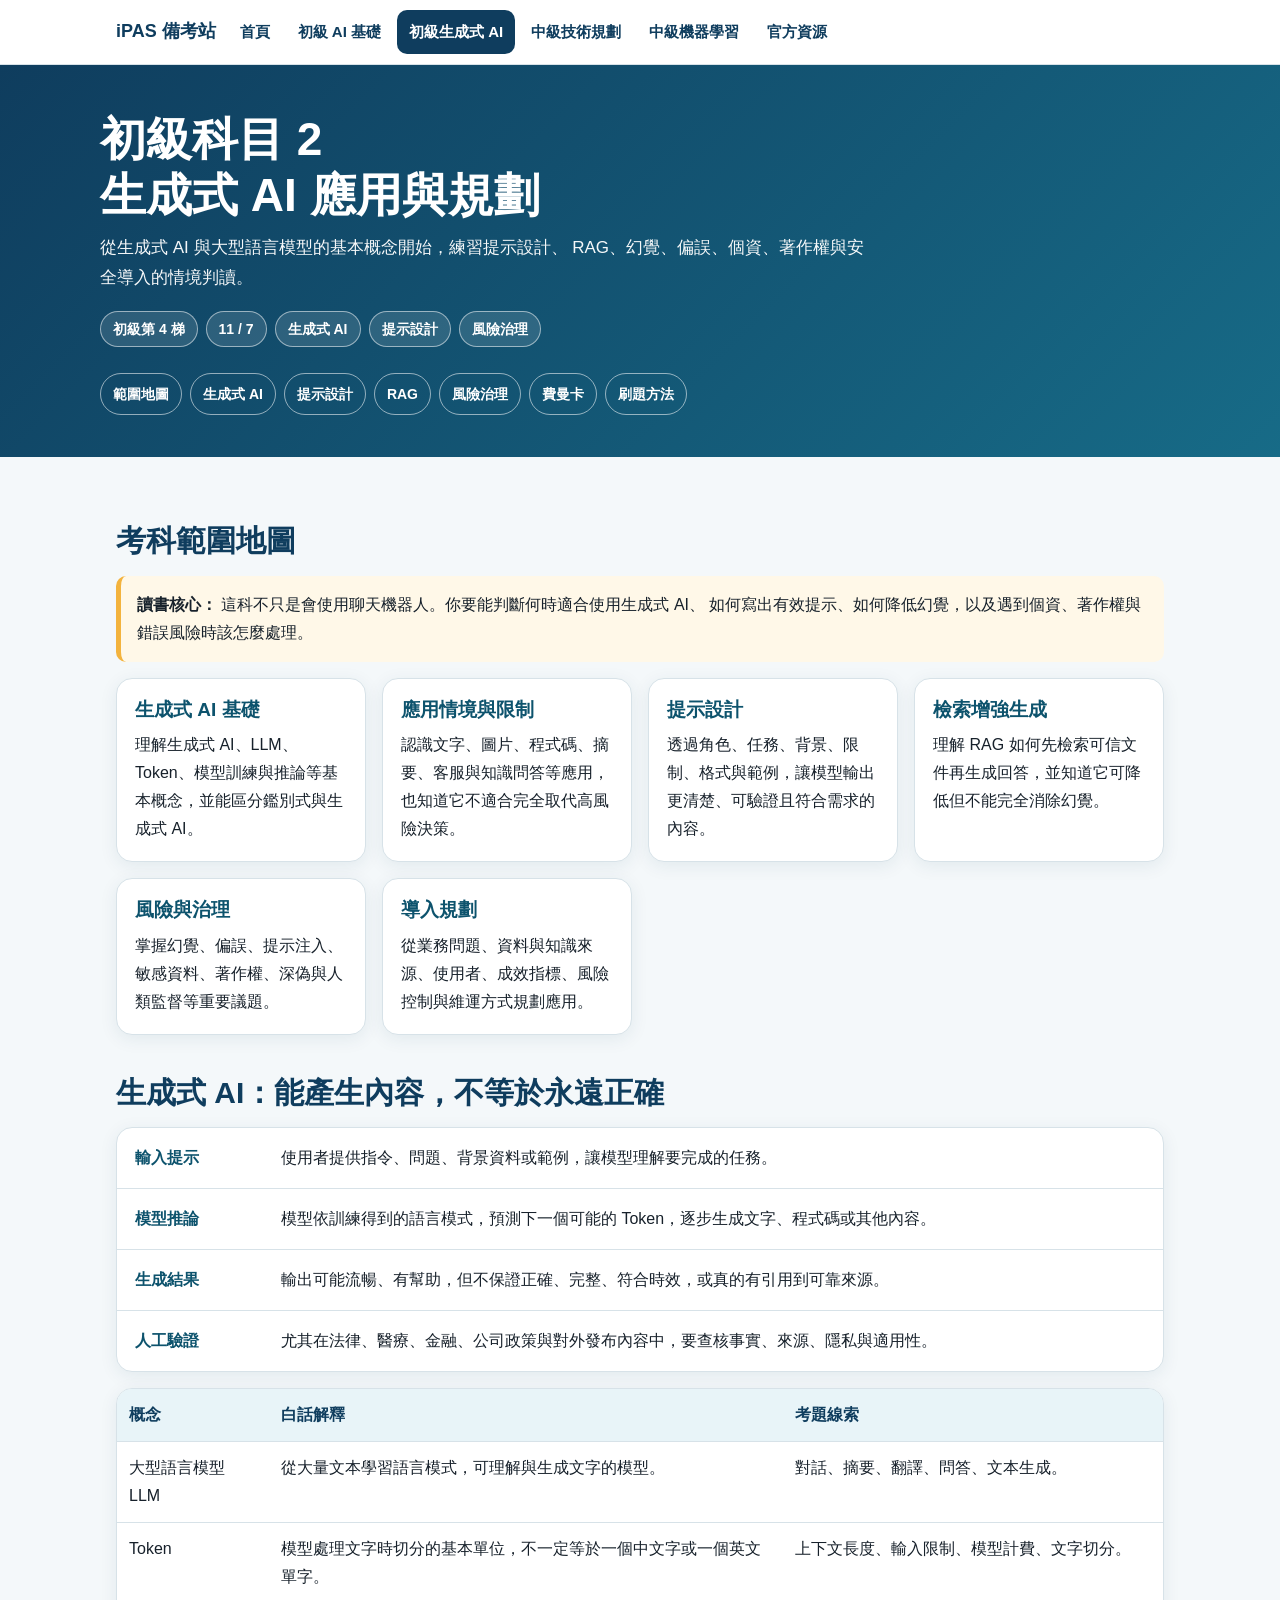
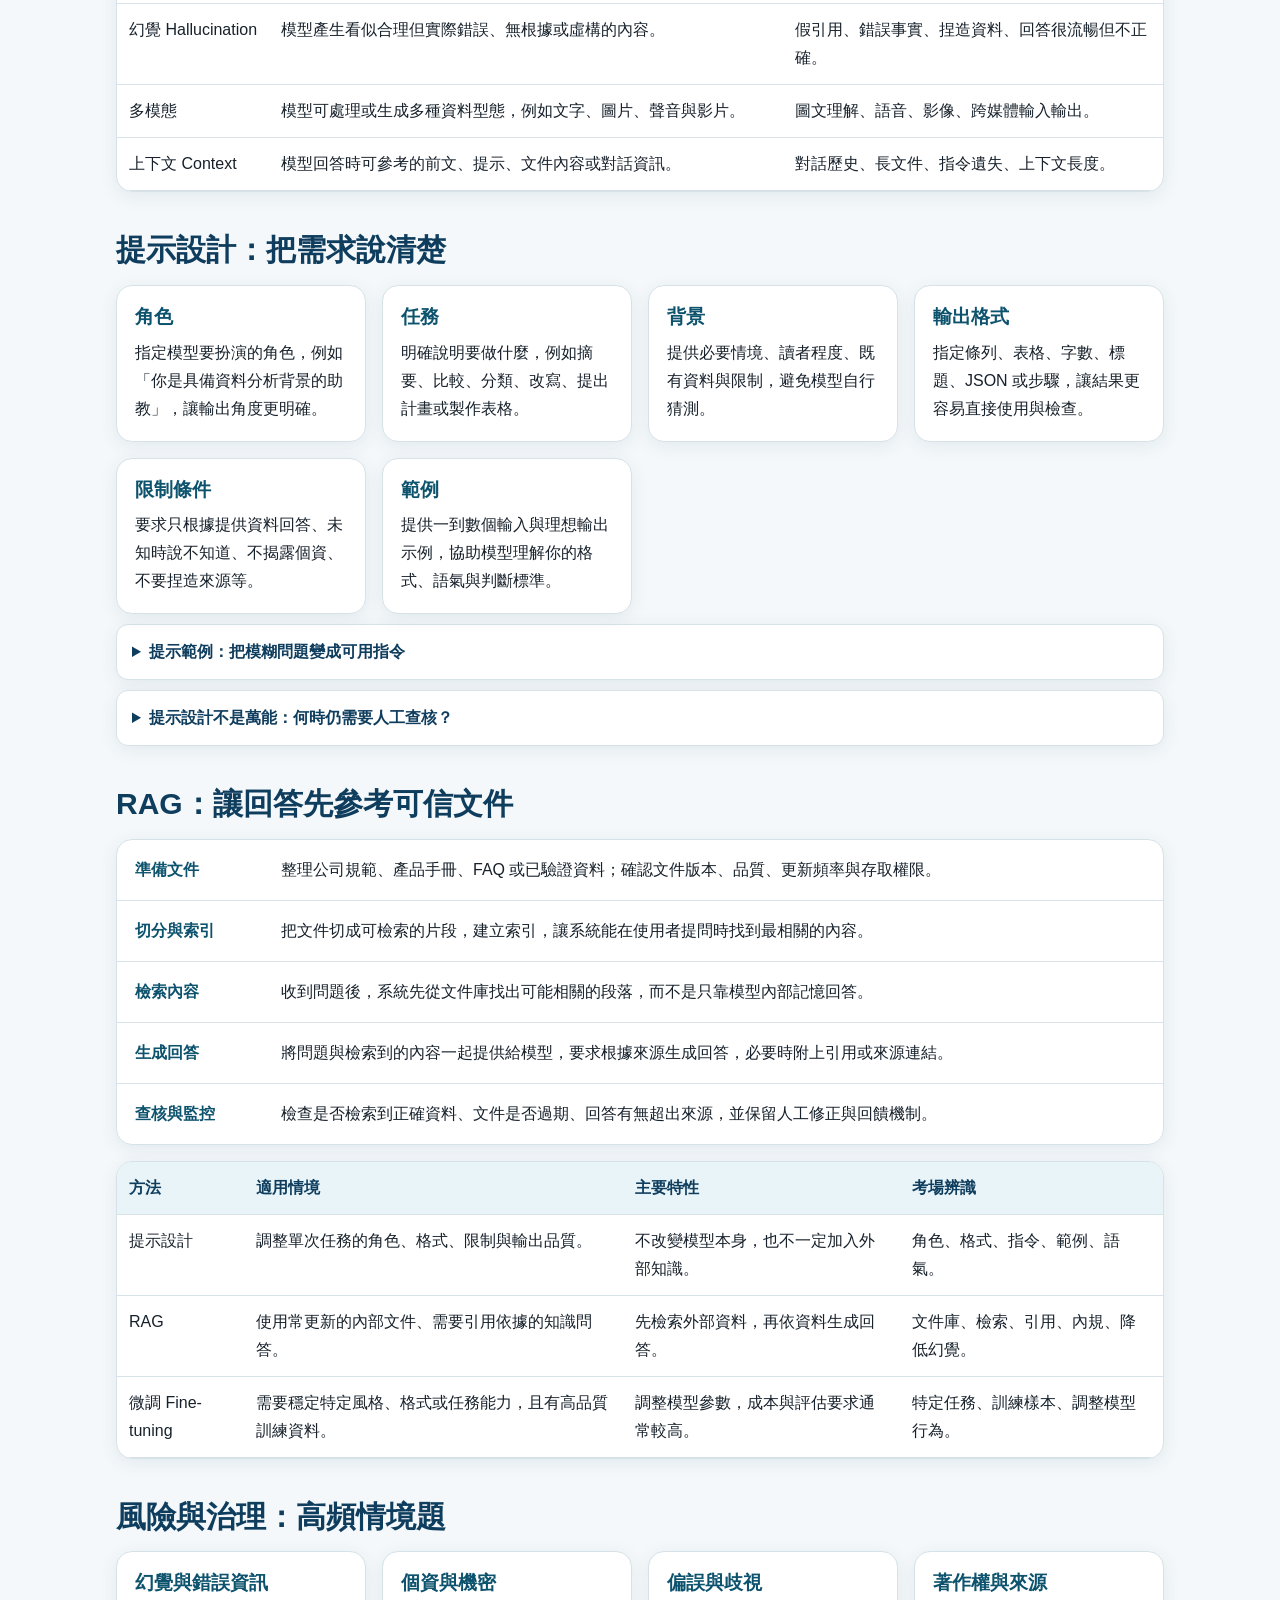
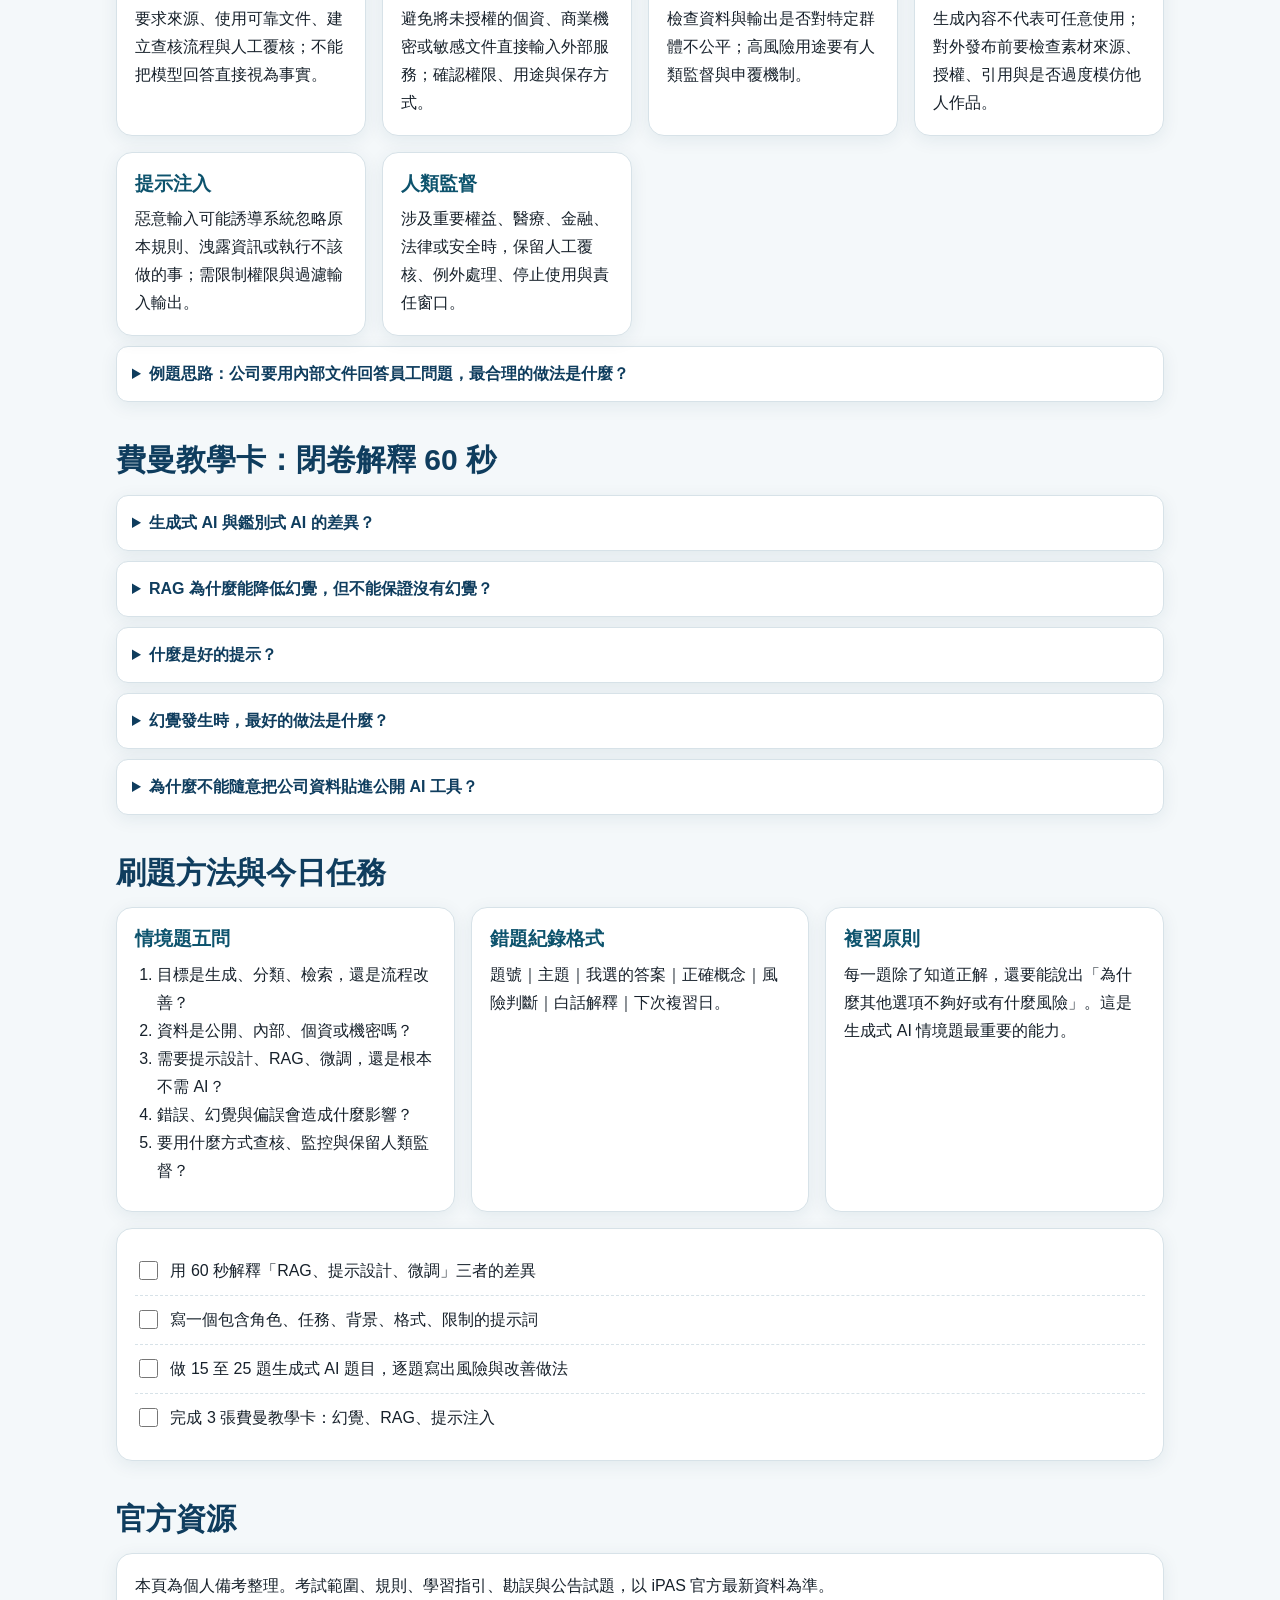
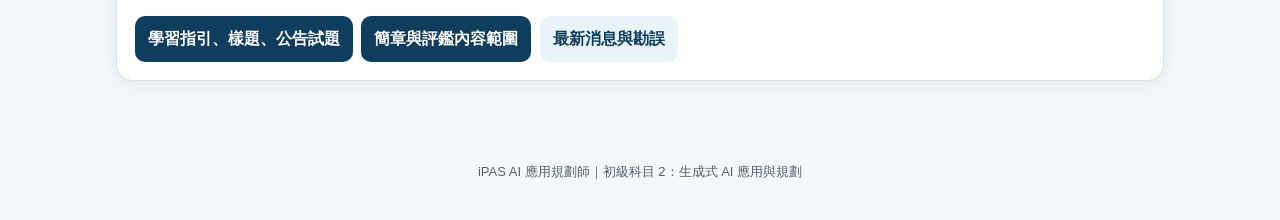
<file: pages/beginner-generative-ai.html>
<!doctype html>
<html lang="zh-Hant">
<head>
  <meta charset="utf-8">
  <meta name="viewport" content="width=device-width,initial-scale=1,viewport-fit=cover">
  <meta name="theme-color" content="#0f3d5e">
  <meta name="description" content="iPAS AI 應用規劃師初級科目二：生成式 AI 應用與規劃備考頁面。">
  <title>初級生成式 AI 應用與規劃｜iPAS AI 應用規劃師</title>

  <style>
    :root {
      --navy: #0f3d5e;
      --blue: #176b87;
      --blue-dark: #0d536d;
      --sky: #e8f4f8;
      --gold: #f3b33d;
      --ink: #17212b;
      --muted: #52616b;
      --line: #d7e2e8;
      --surface: #ffffff;
      --background: #f4f8fa;
      --notice: #fff8e8;
      --content-width: 1080px;
      --radius: 16px;
      --shadow: 0 4px 18px rgba(15, 61, 94, 0.08);
    }

    * {
      box-sizing: border-box;
    }

    html {
      scroll-behavior: smooth;
      scroll-padding-top: 86px;
    }

    body {
      margin: 0;
      background: var(--background);
      color: var(--ink);
      font-family: -apple-system, BlinkMacSystemFont,
        "PingFang TC", "Noto Sans TC", "Microsoft JhengHei", sans-serif;
      font-size: 16px;
      line-height: 1.75;
    }

    a {
      color: var(--blue-dark);
    }

    a:focus-visible,
    button:focus-visible,
    summary:focus-visible,
    input:focus-visible {
      outline: 3px solid var(--gold);
      outline-offset: 3px;
    }

    .site-nav {
      position: sticky;
      top: 0;
      z-index: 100;
      background: rgba(255, 255, 255, 0.97);
      border-bottom: 1px solid var(--line);
      backdrop-filter: blur(10px);
    }

    .nav-inner {
      display: flex;
      align-items: center;
      gap: 12px;
      max-width: var(--content-width);
      min-height: 64px;
      margin: 0 auto;
      padding: 8px 16px;
    }

    .brand {
      flex: 0 0 auto;
      color: var(--navy);
      font-size: 18px;
      font-weight: 800;
      text-decoration: none;
      white-space: nowrap;
    }

    .nav-links {
      display: flex;
      flex: 1;
      align-items: center;
      gap: 4px;
      overflow-x: auto;
      white-space: nowrap;
      -webkit-overflow-scrolling: touch;
    }

    .nav-links a {
      display: inline-flex;
      align-items: center;
      min-height: 44px;
      padding: 8px 12px;
      border-radius: 10px;
      color: var(--navy);
      font-size: 15px;
      font-weight: 700;
      text-decoration: none;
    }

    .nav-links a:hover {
      background: var(--sky);
    }

    .nav-links a[aria-current="page"] {
      background: var(--navy);
      color: #ffffff;
    }

    .hero {
      padding: 46px 20px 38px;
      background: linear-gradient(135deg, var(--navy), var(--blue));
      color: #ffffff;
    }

    .hero-inner,
    main {
      max-width: var(--content-width);
      margin: 0 auto;
    }

    .hero h1 {
      margin: 0 0 10px;
      font-size: clamp(30px, 6vw, 46px);
      line-height: 1.22;
    }

    .hero p {
      max-width: 780px;
      margin: 0;
      font-size: 17px;
      opacity: 0.96;
    }

    .hero-tags {
      display: flex;
      flex-wrap: wrap;
      gap: 8px;
      margin-top: 18px;
    }

    .tag {
      padding: 5px 12px;
      border: 1px solid rgba(255, 255, 255, 0.52);
      border-radius: 999px;
      background: rgba(255, 255, 255, 0.12);
      font-size: 14px;
      font-weight: 700;
    }

    .section-nav {
      display: flex;
      gap: 8px;
      overflow-x: auto;
      margin-top: 22px;
      padding: 4px 0;
      white-space: nowrap;
      -webkit-overflow-scrolling: touch;
    }

    .section-nav a {
      display: inline-flex;
      align-items: center;
      min-height: 42px;
      padding: 7px 12px;
      border: 1px solid rgba(255, 255, 255, 0.55);
      border-radius: 999px;
      color: #ffffff;
      font-size: 14px;
      font-weight: 700;
      text-decoration: none;
    }

    .section-nav a:hover {
      background: #ffffff;
      color: var(--navy);
    }

    main {
      padding: 26px 16px 56px;
    }

    section {
      margin-top: 38px;
      scroll-margin-top: 86px;
    }

    h2 {
      margin: 0 0 14px;
      color: var(--navy);
      font-size: clamp(24px, 4vw, 30px);
      line-height: 1.35;
    }

    h3 {
      margin: 0 0 8px;
      color: var(--blue-dark);
      font-size: 19px;
      line-height: 1.4;
    }

    p {
      margin: 0 0 12px;
    }

    ul,
    ol {
      margin: 8px 0;
      padding-left: 22px;
    }

    .notice {
      padding: 15px 16px;
      border-left: 5px solid var(--gold);
      border-radius: 10px;
      background: var(--notice);
    }

    .grid {
      display: grid;
      grid-template-columns: repeat(auto-fit, minmax(235px, 1fr));
      gap: 16px;
    }

    .card {
      padding: 18px;
      border: 1px solid var(--line);
      border-radius: var(--radius);
      background: var(--surface);
      box-shadow: var(--shadow);
    }

    .card p:last-child {
      margin-bottom: 0;
    }

    .flow {
      overflow: hidden;
      padding: 0;
    }

    .flow-row {
      display: grid;
      grid-template-columns: 130px 1fr;
      gap: 16px;
      padding: 16px 18px;
      border-bottom: 1px solid var(--line);
    }

    .flow-row:last-child {
      border-bottom: 0;
    }

    .flow-title {
      color: var(--blue-dark);
      font-weight: 850;
    }

    .flow-row p {
      margin: 0;
    }

    .table-wrap {
      overflow-x: auto;
      border: 1px solid var(--line);
      border-radius: var(--radius);
      background: #ffffff;
      box-shadow: var(--shadow);
    }

    table {
      width: 100%;
      min-width: 700px;
      border-collapse: collapse;
    }

    th,
    td {
      padding: 12px;
      border-bottom: 1px solid var(--line);
      text-align: left;
      vertical-align: top;
    }

    th {
      background: var(--sky);
      color: var(--navy);
    }

    details {
      margin: 10px 0;
      padding: 13px 15px;
      border: 1px solid var(--line);
      border-radius: 12px;
      background: var(--surface);
      box-shadow: var(--shadow);
    }

    summary {
      color: var(--navy);
      cursor: pointer;
      font-weight: 850;
    }

    .checklist {
      padding: 18px;
      border: 1px solid var(--line);
      border-radius: var(--radius);
      background: var(--surface);
      box-shadow: var(--shadow);
    }

    .checklist label {
      display: block;
      padding: 10px 0;
      border-bottom: 1px dashed var(--line);
      cursor: pointer;
    }

    .checklist label:last-child {
      border-bottom: 0;
    }

    .checklist input {
      width: 19px;
      height: 19px;
      margin-right: 8px;
      vertical-align: -4px;
      accent-color: #217a50;
    }

    .btn {
      display: inline-flex;
      align-items: center;
      justify-content: center;
      min-height: 44px;
      margin: 4px 4px 0 0;
      padding: 9px 13px;
      border-radius: 10px;
      background: var(--navy);
      color: #ffffff;
      font-weight: 800;
      text-decoration: none;
    }

    .btn:hover {
      background: var(--blue-dark);
      color: #ffffff;
    }

    .btn.alt {
      background: var(--sky);
      color: var(--navy);
    }

    footer {
      padding: 24px 16px 36px;
      color: var(--muted);
      text-align: center;
      font-size: 13px;
    }

    @media (max-width: 700px) {
      .nav-inner {
        align-items: flex-start;
        flex-direction: column;
        gap: 2px;
        padding: 8px 12px;
      }

      .nav-links {
        width: 100%;
      }

      .hero {
        padding: 32px 16px 30px;
      }

      main {
        padding: 20px 12px 46px;
      }

      .flow-row {
        grid-template-columns: 1fr;
        gap: 4px;
      }
    }
  </style>
</head>

<body>
  <nav class="site-nav" aria-label="主要導覽">
    <div class="nav-inner">
      <a class="brand" href="../index.html">iPAS 備考站</a>

      <div class="nav-links">
        <a href="../index.html">首頁</a>
        <a href="beginner-ai-basics.html">初級 AI 基礎</a>
        <a href="beginner-generative-ai.html" aria-current="page">初級生成式 AI</a>
        <a href="intermediate-ai-planning.html">中級技術規劃</a>
        <a href="intermediate-machine-learning.html">中級機器學習</a>
        <a href="resources.html">官方資源</a>
      </div>
    </div>
  </nav>

  <header class="hero">
    <div class="hero-inner">
      <h1>初級科目 2<br>生成式 AI 應用與規劃</h1>

      <p>
        從生成式 AI 與大型語言模型的基本概念開始，練習提示設計、
        RAG、幻覺、偏誤、個資、著作權與安全導入的情境判讀。
      </p>

      <div class="hero-tags">
        <span class="tag">初級第 4 梯</span>
        <span class="tag">11 / 7</span>
        <span class="tag">生成式 AI</span>
        <span class="tag">提示設計</span>
        <span class="tag">風險治理</span>
      </div>

      <nav class="section-nav" aria-label="本頁章節">
        <a href="#map">範圍地圖</a>
        <a href="#genai">生成式 AI</a>
        <a href="#prompt">提示設計</a>
        <a href="#rag">RAG</a>
        <a href="#risk">風險治理</a>
        <a href="#feynman">費曼卡</a>
        <a href="#practice">刷題方法</a>
      </nav>
    </div>
  </header>

  <main>
    <section id="map">
      <h2>考科範圍地圖</h2>

      <div class="notice">
        <b>讀書核心：</b>
        這科不只是會使用聊天機器人。你要能判斷何時適合使用生成式 AI、
        如何寫出有效提示、如何降低幻覺，以及遇到個資、著作權與錯誤風險時該怎麼處理。
      </div>

      <div class="grid" style="margin-top:16px">
        <article class="card">
          <h3>生成式 AI 基礎</h3>
          <p>理解生成式 AI、LLM、Token、模型訓練與推論等基本概念，並能區分鑑別式與生成式 AI。</p>
        </article>

        <article class="card">
          <h3>應用情境與限制</h3>
          <p>認識文字、圖片、程式碼、摘要、客服與知識問答等應用，也知道它不適合完全取代高風險決策。</p>
        </article>

        <article class="card">
          <h3>提示設計</h3>
          <p>透過角色、任務、背景、限制、格式與範例，讓模型輸出更清楚、可驗證且符合需求的內容。</p>
        </article>

        <article class="card">
          <h3>檢索增強生成</h3>
          <p>理解 RAG 如何先檢索可信文件再生成回答，並知道它可降低但不能完全消除幻覺。</p>
        </article>

        <article class="card">
          <h3>風險與治理</h3>
          <p>掌握幻覺、偏誤、提示注入、敏感資料、著作權、深偽與人類監督等重要議題。</p>
        </article>

        <article class="card">
          <h3>導入規劃</h3>
          <p>從業務問題、資料與知識來源、使用者、成效指標、風險控制與維運方式規劃應用。</p>
        </article>
      </div>
    </section>

    <section id="genai">
      <h2>生成式 AI：能產生內容，不等於永遠正確</h2>

      <div class="card flow">
        <div class="flow-row">
          <div class="flow-title">輸入提示</div>
          <p>使用者提供指令、問題、背景資料或範例，讓模型理解要完成的任務。</p>
        </div>

        <div class="flow-row">
          <div class="flow-title">模型推論</div>
          <p>模型依訓練得到的語言模式，預測下一個可能的 Token，逐步生成文字、程式碼或其他內容。</p>
        </div>

        <div class="flow-row">
          <div class="flow-title">生成結果</div>
          <p>輸出可能流暢、有幫助，但不保證正確、完整、符合時效，或真的有引用到可靠來源。</p>
        </div>

        <div class="flow-row">
          <div class="flow-title">人工驗證</div>
          <p>尤其在法律、醫療、金融、公司政策與對外發布內容中，要查核事實、來源、隱私與適用性。</p>
        </div>
      </div>

      <div class="table-wrap" style="margin-top:16px">
        <table>
          <thead>
            <tr>
              <th>概念</th>
              <th>白話解釋</th>
              <th>考題線索</th>
            </tr>
          </thead>
          <tbody>
            <tr>
              <td>大型語言模型 LLM</td>
              <td>從大量文本學習語言模式，可理解與生成文字的模型。</td>
              <td>對話、摘要、翻譯、問答、文本生成。</td>
            </tr>
            <tr>
              <td>Token</td>
              <td>模型處理文字時切分的基本單位，不一定等於一個中文字或一個英文單字。</td>
              <td>上下文長度、輸入限制、模型計費、文字切分。</td>
            </tr>
            <tr>
              <td>幻覺 Hallucination</td>
              <td>模型產生看似合理但實際錯誤、無根據或虛構的內容。</td>
              <td>假引用、錯誤事實、捏造資料、回答很流暢但不正確。</td>
            </tr>
            <tr>
              <td>多模態</td>
              <td>模型可處理或生成多種資料型態，例如文字、圖片、聲音與影片。</td>
              <td>圖文理解、語音、影像、跨媒體輸入輸出。</td>
            </tr>
            <tr>
              <td>上下文 Context</td>
              <td>模型回答時可參考的前文、提示、文件內容或對話資訊。</td>
              <td>對話歷史、長文件、指令遺失、上下文長度。</td>
            </tr>
          </tbody>
        </table>
      </div>
    </section>

    <section id="prompt">
      <h2>提示設計：把需求說清楚</h2>

      <div class="grid">
        <article class="card">
          <h3>角色</h3>
          <p>指定模型要扮演的角色，例如「你是具備資料分析背景的助教」，讓輸出角度更明確。</p>
        </article>

        <article class="card">
          <h3>任務</h3>
          <p>明確說明要做什麼，例如摘要、比較、分類、改寫、提出計畫或製作表格。</p>
        </article>

        <article class="card">
          <h3>背景</h3>
          <p>提供必要情境、讀者程度、既有資料與限制，避免模型自行猜測。</p>
        </article>

        <article class="card">
          <h3>輸出格式</h3>
          <p>指定條列、表格、字數、標題、JSON 或步驟，讓結果更容易直接使用與檢查。</p>
        </article>

        <article class="card">
          <h3>限制條件</h3>
          <p>要求只根據提供資料回答、未知時說不知道、不揭露個資、不要捏造來源等。</p>
        </article>

        <article class="card">
          <h3>範例</h3>
          <p>提供一到數個輸入與理想輸出示例，協助模型理解你的格式、語氣與判斷標準。</p>
        </article>
      </div>

      <details>
        <summary>提示範例：把模糊問題變成可用指令</summary>
        <p><b>模糊寫法：</b>「幫我整理 AI。」</p>
        <p><b>較佳寫法：</b>「你是 iPAS 初級助教。請以繁體中文，用 200 字內說明『監督式學習與非監督式學習的差異』，包含各一個生活例子，最後列出兩個容易混淆的關鍵字。若無法確認事實，請標示需要查證。」</p>
        <p><b>重點：</b>角色、任務、範圍、格式、限制與查證要求都更清楚。</p>
      </details>

      <details>
        <summary>提示設計不是萬能：何時仍需要人工查核？</summary>
        <p>只要內容涉及事實正確性、法規、醫療、金融、公司機密、個資或對外正式發布，就必須進行人工查核。提示可以降低模糊性，但無法保證模型完全正確。</p>
      </details>
    </section>

    <section id="rag">
      <h2>RAG：讓回答先參考可信文件</h2>

      <div class="card flow">
        <div class="flow-row">
          <div class="flow-title">準備文件</div>
          <p>整理公司規範、產品手冊、FAQ 或已驗證資料；確認文件版本、品質、更新頻率與存取權限。</p>
        </div>

        <div class="flow-row">
          <div class="flow-title">切分與索引</div>
          <p>把文件切成可檢索的片段，建立索引，讓系統能在使用者提問時找到最相關的內容。</p>
        </div>

        <div class="flow-row">
          <div class="flow-title">檢索內容</div>
          <p>收到問題後，系統先從文件庫找出可能相關的段落，而不是只靠模型內部記憶回答。</p>
        </div>

        <div class="flow-row">
          <div class="flow-title">生成回答</div>
          <p>將問題與檢索到的內容一起提供給模型，要求根據來源生成回答，必要時附上引用或來源連結。</p>
        </div>

        <div class="flow-row">
          <div class="flow-title">查核與監控</div>
          <p>檢查是否檢索到正確資料、文件是否過期、回答有無超出來源，並保留人工修正與回饋機制。</p>
        </div>
      </div>

      <div class="table-wrap" style="margin-top:16px">
        <table>
          <thead>
            <tr>
              <th>方法</th>
              <th>適用情境</th>
              <th>主要特性</th>
              <th>考場辨識</th>
            </tr>
          </thead>
          <tbody>
            <tr>
              <td>提示設計</td>
              <td>調整單次任務的角色、格式、限制與輸出品質。</td>
              <td>不改變模型本身，也不一定加入外部知識。</td>
              <td>角色、格式、指令、範例、語氣。</td>
            </tr>
            <tr>
              <td>RAG</td>
              <td>使用常更新的內部文件、需要引用依據的知識問答。</td>
              <td>先檢索外部資料，再依資料生成回答。</td>
              <td>文件庫、檢索、引用、內規、降低幻覺。</td>
            </tr>
            <tr>
              <td>微調 Fine-tuning</td>
              <td>需要穩定特定風格、格式或任務能力，且有高品質訓練資料。</td>
              <td>調整模型參數，成本與評估要求通常較高。</td>
              <td>特定任務、訓練樣本、調整模型行為。</td>
            </tr>
          </tbody>
        </table>
      </div>
    </section>

    <section id="risk">
      <h2>風險與治理：高頻情境題</h2>

      <div class="grid">
        <article class="card">
          <h3>幻覺與錯誤資訊</h3>
          <p>要求來源、使用可靠文件、建立查核流程與人工覆核；不能把模型回答直接視為事實。</p>
        </article>

        <article class="card">
          <h3>個資與機密</h3>
          <p>避免將未授權的個資、商業機密或敏感文件直接輸入外部服務；確認權限、用途與保存方式。</p>
        </article>

        <article class="card">
          <h3>偏誤與歧視</h3>
          <p>檢查資料與輸出是否對特定群體不公平；高風險用途要有人類監督與申覆機制。</p>
        </article>

        <article class="card">
          <h3>著作權與來源</h3>
          <p>生成內容不代表可任意使用；對外發布前要檢查素材來源、授權、引用與是否過度模仿他人作品。</p>
        </article>

        <article class="card">
          <h3>提示注入</h3>
          <p>惡意輸入可能誘導系統忽略原本規則、洩露資訊或執行不該做的事；需限制權限與過濾輸入輸出。</p>
        </article>

        <article class="card">
          <h3>人類監督</h3>
          <p>涉及重要權益、醫療、金融、法律或安全時，保留人工覆核、例外處理、停止使用與責任窗口。</p>
        </article>
      </div>

      <details>
        <summary>例題思路：公司要用內部文件回答員工問題，最合理的做法是什麼？</summary>
        <p>先確認文件權限與資料敏感度，再以 RAG 檢索受控的內部文件，要求回答依據來源；同時建立更新、監控與人工回報機制。單純把所有文件直接貼進外部聊天工具，容易產生機密與權限風險。</p>
      </details>
    </section>

    <section id="feynman">
      <h2>費曼教學卡：閉卷解釋 60 秒</h2>

      <details>
        <summary>生成式 AI 與鑑別式 AI 的差異？</summary>
        <p><b>生成式 AI：</b>主要用來產生新內容，例如文字、圖片、程式碼或摘要。</p>
        <p><b>鑑別式 AI：</b>主要用來判斷或預測類別與數值，例如垃圾信分類或違約預測。</p>
        <p><b>記憶：</b>生成式是「做出內容」，鑑別式是「判斷答案」。</p>
      </details>

      <details>
        <summary>RAG 為什麼能降低幻覺，但不能保證沒有幻覺？</summary>
        <p>RAG 會先找文件，再讓模型依文件回答，因此較不容易只憑模型記憶亂答。但如果找錯文件、文件過期、切分不佳，或模型沒有遵守來源內容，仍可能產生錯誤答案。</p>
      </details>

      <details>
        <summary>什麼是好的提示？</summary>
        <p>好的提示會清楚交代角色、任務、背景、輸出格式與限制。例如要求「只根據提供資料回答；沒有資料時說不知道；以表格列出結果」。</p>
      </details>

      <details>
        <summary>幻覺發生時，最好的做法是什麼？</summary>
        <p>不要只要求模型「不要幻覺」。應改用可靠資料來源、要求附來源、建立事實查核、設定人工覆核，並限制高風險情境自動決策。</p>
      </details>

      <details>
        <summary>為什麼不能隨意把公司資料貼進公開 AI 工具？</summary>
        <p>因為資料可能包含個資、商業機密、未公開資訊或受授權限制的內容。應先確認工具政策、資料處理方式、權限、脫敏需求與公司規範。</p>
      </details>
    </section>

    <section id="practice">
      <h2>刷題方法與今日任務</h2>

      <div class="grid">
        <article class="card">
          <h3>情境題五問</h3>
          <ol>
            <li>目標是生成、分類、檢索，還是流程改善？</li>
            <li>資料是公開、內部、個資或機密嗎？</li>
            <li>需要提示設計、RAG、微調，還是根本不需 AI？</li>
            <li>錯誤、幻覺與偏誤會造成什麼影響？</li>
            <li>要用什麼方式查核、監控與保留人類監督？</li>
          </ol>
        </article>

        <article class="card">
          <h3>錯題紀錄格式</h3>
          <p>題號｜主題｜我選的答案｜正確概念｜風險判斷｜白話解釋｜下次複習日。</p>
        </article>

        <article class="card">
          <h3>複習原則</h3>
          <p>每一題除了知道正解，還要能說出「為什麼其他選項不夠好或有什麼風險」。這是生成式 AI 情境題最重要的能力。</p>
        </article>
      </div>

      <div class="checklist" style="margin-top:16px">
        <label>
          <input type="checkbox">
          用 60 秒解釋「RAG、提示設計、微調」三者的差異
        </label>

        <label>
          <input type="checkbox">
          寫一個包含角色、任務、背景、格式、限制的提示詞
        </label>

        <label>
          <input type="checkbox">
          做 15 至 25 題生成式 AI 題目，逐題寫出風險與改善做法
        </label>

        <label>
          <input type="checkbox">
          完成 3 張費曼教學卡：幻覺、RAG、提示注入
        </label>
      </div>
    </section>

    <section>
      <h2>官方資源</h2>

      <div class="card">
        <p>本頁為個人備考整理。考試範圍、規則、學習指引、勘誤與公告試題，以 iPAS 官方最新資料為準。</p>

        <a class="btn"
          href="https://ipd.nat.gov.tw/ipas/certification/AIAP/learning-resources"
          target="_blank" rel="noopener">
          學習指引、樣題、公告試題
        </a>

        <a class="btn"
          href="https://ipd.nat.gov.tw/ipas/certification/AIAP/downloads"
          target="_blank" rel="noopener">
          簡章與評鑑內容範圍
        </a>

        <a class="btn alt"
          href="https://ipd.nat.gov.tw/ipas/certification/AIAP/news"
          target="_blank" rel="noopener">
          最新消息與勘誤
        </a>
      </div>
    </section>
  </main>

  <footer>
    iPAS AI 應用規劃師｜初級科目 2：生成式 AI 應用與規劃
  </footer>
</body>
</html>
</file>
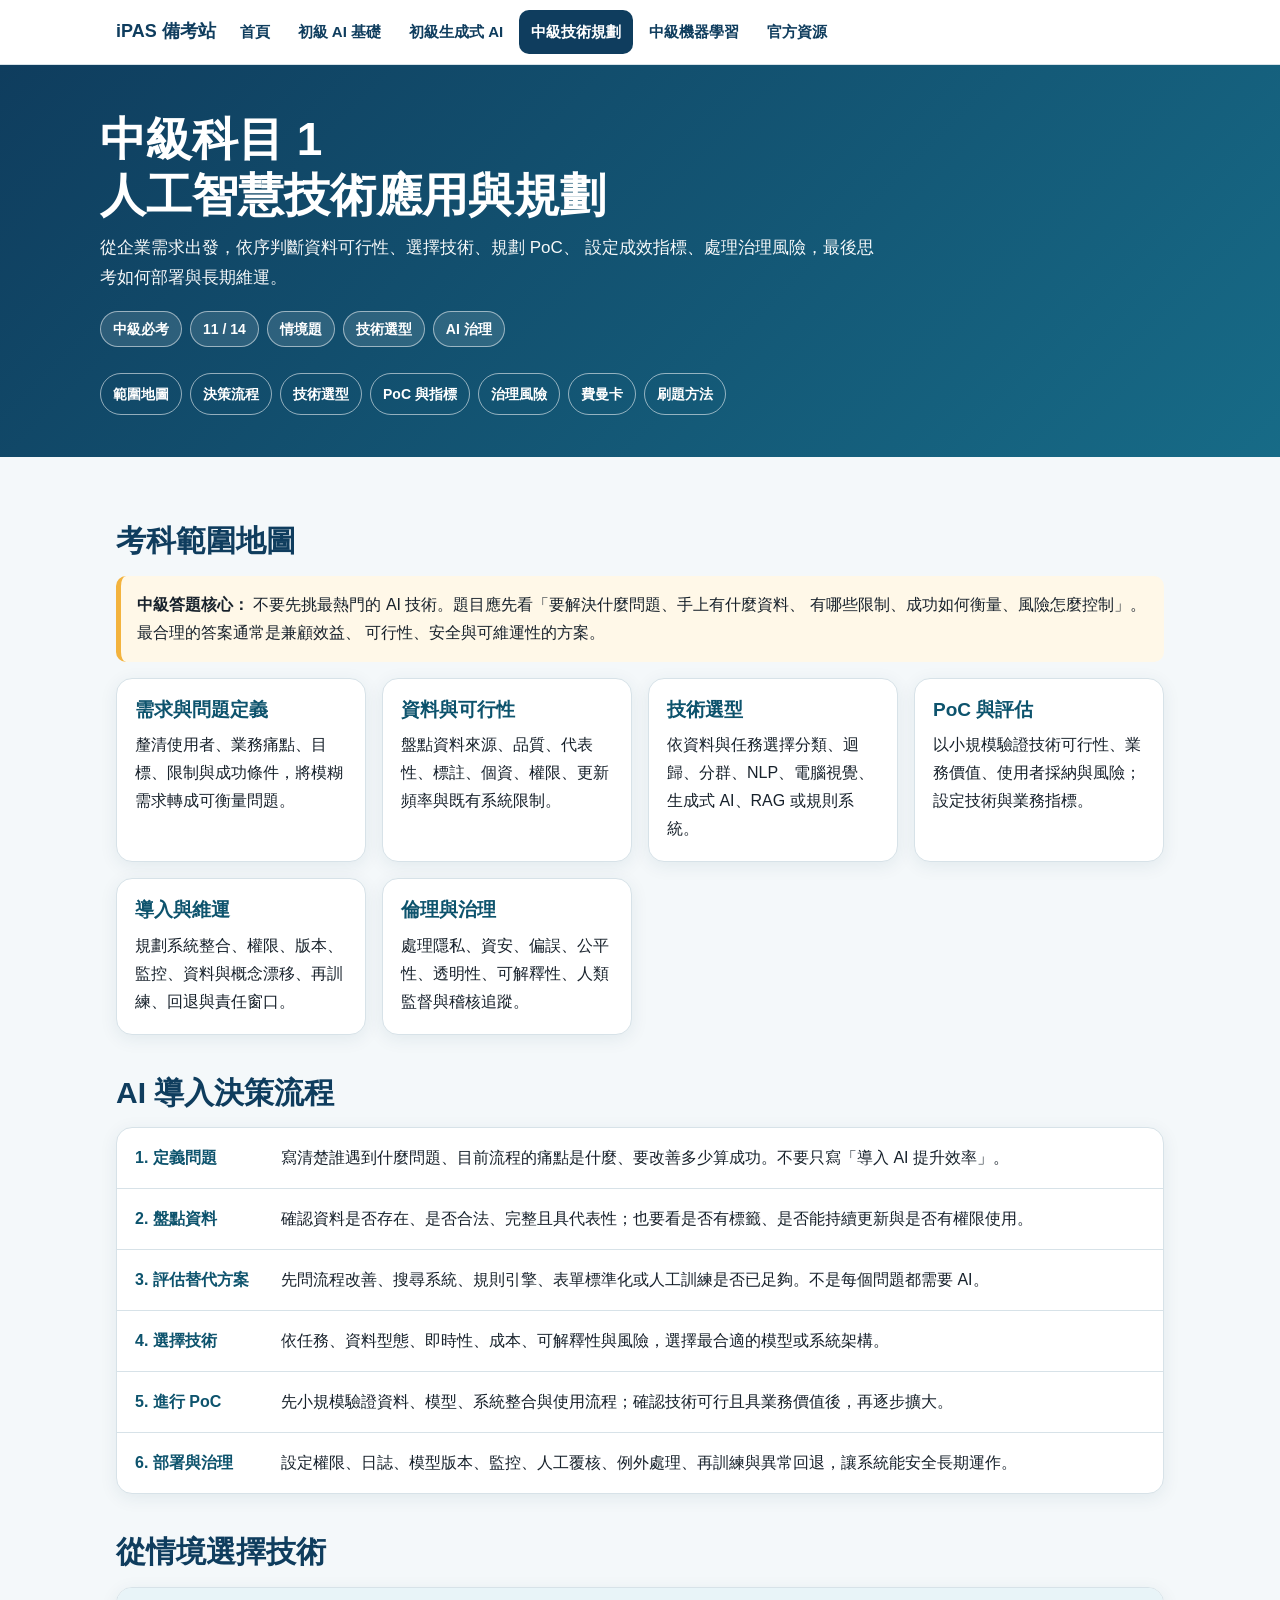
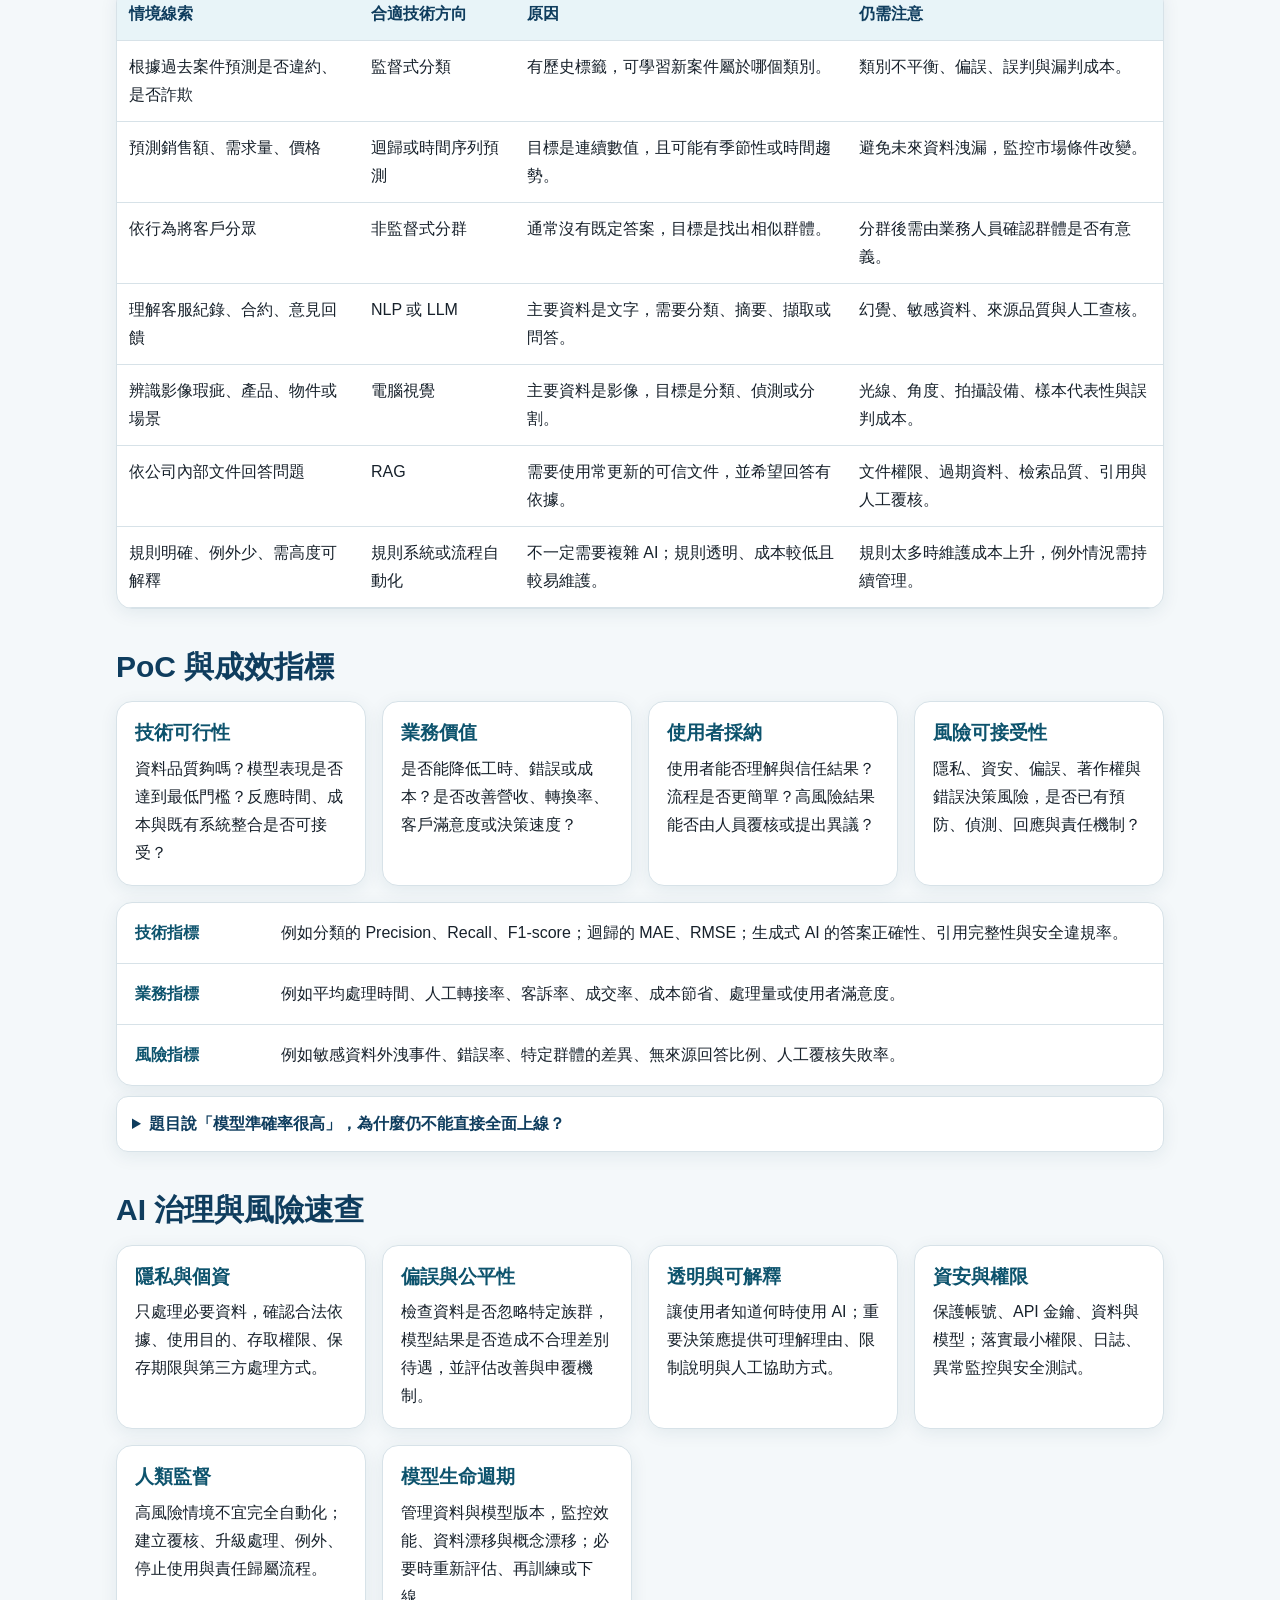
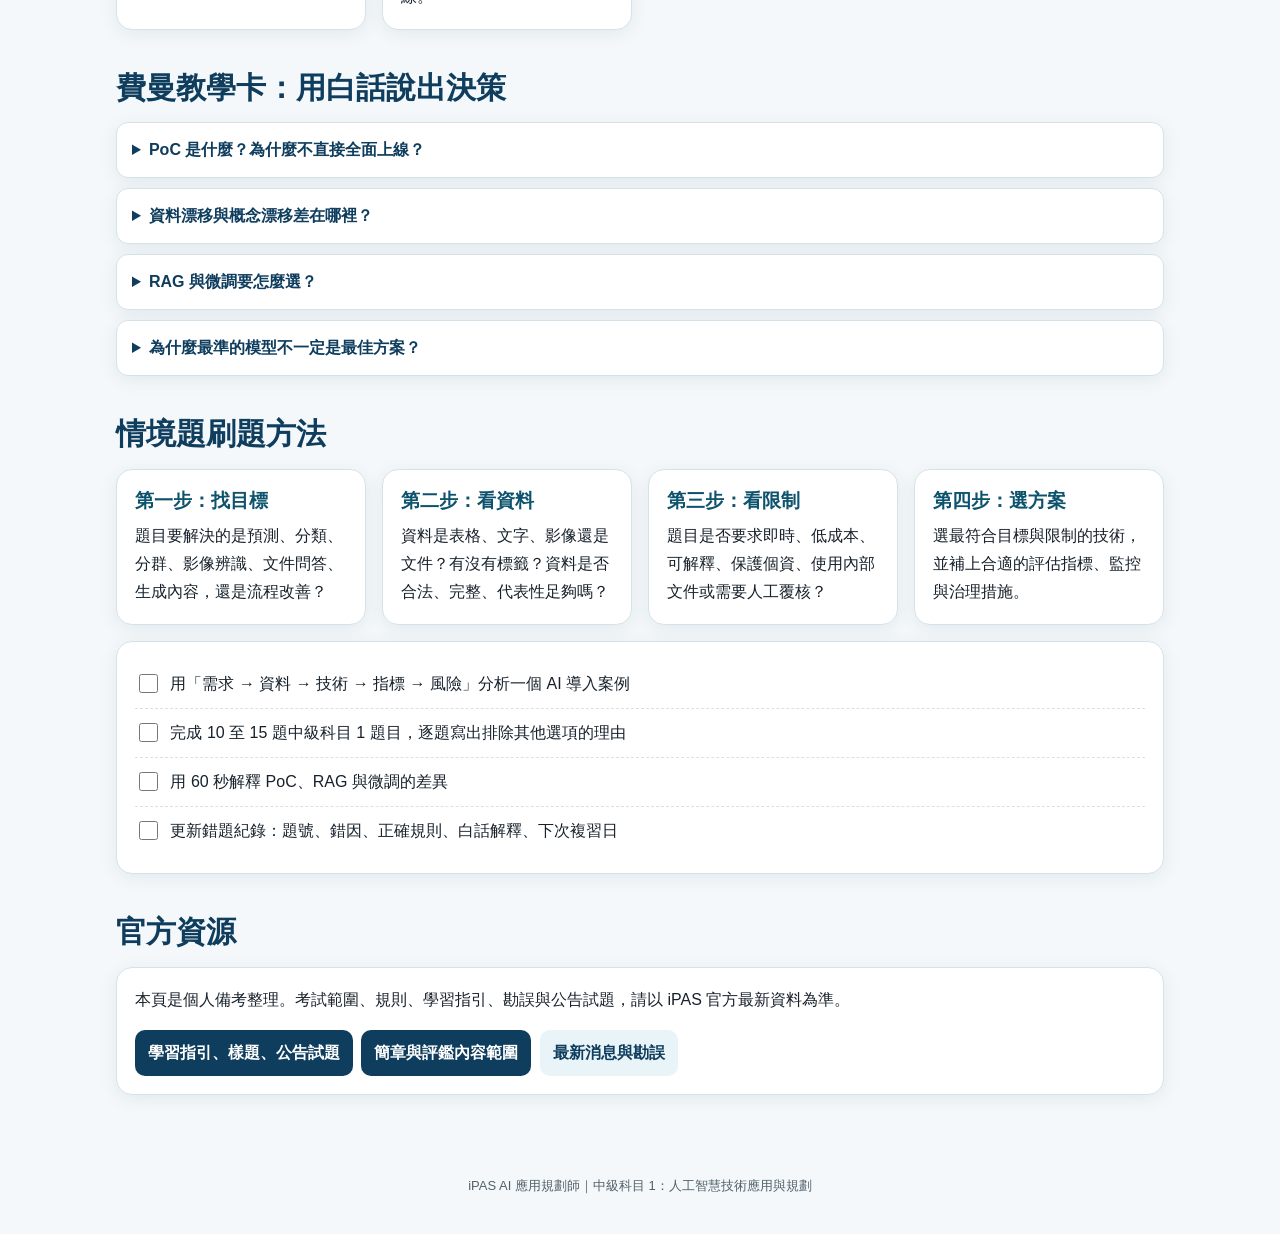
<file: pages/intermediate-ai-planning.html>
<!doctype html>
<html lang="zh-Hant">
<head>
  <meta charset="utf-8">
  <meta name="viewport" content="width=device-width,initial-scale=1,viewport-fit=cover">
  <meta name="theme-color" content="#0f3d5e">
  <meta name="description" content="iPAS AI 應用規劃師中級科目一：人工智慧技術應用與規劃備考頁面。">
  <title>中級 AI 技術應用與規劃｜iPAS AI 應用規劃師</title>

  <style>
    :root {
      --navy: #0f3d5e;
      --blue: #176b87;
      --blue-dark: #0d536d;
      --sky: #e8f4f8;
      --gold: #f3b33d;
      --ink: #17212b;
      --muted: #52616b;
      --line: #d7e2e8;
      --surface: #ffffff;
      --background: #f4f8fa;
      --notice: #fff8e8;
      --content-width: 1080px;
      --radius: 16px;
      --shadow: 0 4px 18px rgba(15, 61, 94, 0.08);
    }

    * {
      box-sizing: border-box;
    }

    html {
      scroll-behavior: smooth;
      scroll-padding-top: 86px;
    }

    body {
      margin: 0;
      background: var(--background);
      color: var(--ink);
      font-family: -apple-system, BlinkMacSystemFont,
        "PingFang TC", "Noto Sans TC", "Microsoft JhengHei", sans-serif;
      font-size: 16px;
      line-height: 1.75;
    }

    a {
      color: var(--blue-dark);
    }

    a:focus-visible,
    button:focus-visible,
    summary:focus-visible,
    input:focus-visible {
      outline: 3px solid var(--gold);
      outline-offset: 3px;
    }

    .site-nav {
      position: sticky;
      top: 0;
      z-index: 100;
      background: rgba(255, 255, 255, 0.97);
      border-bottom: 1px solid var(--line);
      backdrop-filter: blur(10px);
    }

    .nav-inner {
      display: flex;
      align-items: center;
      gap: 12px;
      max-width: var(--content-width);
      min-height: 64px;
      margin: 0 auto;
      padding: 8px 16px;
    }

    .brand {
      flex: 0 0 auto;
      color: var(--navy);
      font-size: 18px;
      font-weight: 800;
      text-decoration: none;
      white-space: nowrap;
    }

    .nav-links {
      display: flex;
      flex: 1;
      align-items: center;
      gap: 4px;
      overflow-x: auto;
      white-space: nowrap;
      -webkit-overflow-scrolling: touch;
    }

    .nav-links a {
      display: inline-flex;
      align-items: center;
      min-height: 44px;
      padding: 8px 12px;
      border-radius: 10px;
      color: var(--navy);
      font-size: 15px;
      font-weight: 700;
      text-decoration: none;
    }

    .nav-links a:hover {
      background: var(--sky);
    }

    .nav-links a[aria-current="page"] {
      background: var(--navy);
      color: #ffffff;
    }

    .hero {
      padding: 46px 20px 38px;
      background: linear-gradient(135deg, var(--navy), var(--blue));
      color: #ffffff;
    }

    .hero-inner,
    main {
      max-width: var(--content-width);
      margin: 0 auto;
    }

    .hero h1 {
      margin: 0 0 10px;
      font-size: clamp(30px, 6vw, 46px);
      line-height: 1.22;
    }

    .hero p {
      max-width: 790px;
      margin: 0;
      font-size: 17px;
      opacity: 0.96;
    }

    .hero-tags {
      display: flex;
      flex-wrap: wrap;
      gap: 8px;
      margin-top: 18px;
    }

    .tag {
      padding: 5px 12px;
      border: 1px solid rgba(255, 255, 255, 0.52);
      border-radius: 999px;
      background: rgba(255, 255, 255, 0.12);
      font-size: 14px;
      font-weight: 700;
    }

    .section-nav {
      display: flex;
      gap: 8px;
      overflow-x: auto;
      margin-top: 22px;
      padding: 4px 0;
      white-space: nowrap;
      -webkit-overflow-scrolling: touch;
    }

    .section-nav a {
      display: inline-flex;
      align-items: center;
      min-height: 42px;
      padding: 7px 12px;
      border: 1px solid rgba(255, 255, 255, 0.55);
      border-radius: 999px;
      color: #ffffff;
      font-size: 14px;
      font-weight: 700;
      text-decoration: none;
    }

    .section-nav a:hover {
      background: #ffffff;
      color: var(--navy);
    }

    main {
      padding: 26px 16px 56px;
    }

    section {
      margin-top: 38px;
      scroll-margin-top: 86px;
    }

    h2 {
      margin: 0 0 14px;
      color: var(--navy);
      font-size: clamp(24px, 4vw, 30px);
      line-height: 1.35;
    }

    h3 {
      margin: 0 0 8px;
      color: var(--blue-dark);
      font-size: 19px;
      line-height: 1.4;
    }

    p {
      margin: 0 0 12px;
    }

    ul,
    ol {
      margin: 8px 0;
      padding-left: 22px;
    }

    .notice {
      padding: 15px 16px;
      border-left: 5px solid var(--gold);
      border-radius: 10px;
      background: var(--notice);
    }

    .grid {
      display: grid;
      grid-template-columns: repeat(auto-fit, minmax(235px, 1fr));
      gap: 16px;
    }

    .card {
      padding: 18px;
      border: 1px solid var(--line);
      border-radius: var(--radius);
      background: var(--surface);
      box-shadow: var(--shadow);
    }

    .card p:last-child {
      margin-bottom: 0;
    }

    .flow {
      overflow: hidden;
      padding: 0;
    }

    .flow-row {
      display: grid;
      grid-template-columns: 130px 1fr;
      gap: 16px;
      padding: 16px 18px;
      border-bottom: 1px solid var(--line);
    }

    .flow-row:last-child {
      border-bottom: 0;
    }

    .flow-title {
      color: var(--blue-dark);
      font-weight: 850;
    }

    .flow-row p {
      margin: 0;
    }

    .table-wrap {
      overflow-x: auto;
      border: 1px solid var(--line);
      border-radius: var(--radius);
      background: #ffffff;
      box-shadow: var(--shadow);
    }

    table {
      width: 100%;
      min-width: 700px;
      border-collapse: collapse;
    }

    th,
    td {
      padding: 12px;
      border-bottom: 1px solid var(--line);
      text-align: left;
      vertical-align: top;
    }

    th {
      background: var(--sky);
      color: var(--navy);
    }

    details {
      margin: 10px 0;
      padding: 13px 15px;
      border: 1px solid var(--line);
      border-radius: 12px;
      background: var(--surface);
      box-shadow: var(--shadow);
    }

    summary {
      color: var(--navy);
      cursor: pointer;
      font-weight: 850;
    }

    .checklist {
      padding: 18px;
      border: 1px solid var(--line);
      border-radius: var(--radius);
      background: var(--surface);
      box-shadow: var(--shadow);
    }

    .checklist label {
      display: block;
      padding: 10px 0;
      border-bottom: 1px dashed var(--line);
      cursor: pointer;
    }

    .checklist label:last-child {
      border-bottom: 0;
    }

    .checklist input {
      width: 19px;
      height: 19px;
      margin-right: 8px;
      vertical-align: -4px;
      accent-color: #217a50;
    }

    .btn {
      display: inline-flex;
      align-items: center;
      justify-content: center;
      min-height: 44px;
      margin: 4px 4px 0 0;
      padding: 9px 13px;
      border-radius: 10px;
      background: var(--navy);
      color: #ffffff;
      font-weight: 800;
      text-decoration: none;
    }

    .btn:hover {
      background: var(--blue-dark);
      color: #ffffff;
    }

    .btn.alt {
      background: var(--sky);
      color: var(--navy);
    }

    footer {
      padding: 24px 16px 36px;
      color: var(--muted);
      text-align: center;
      font-size: 13px;
    }

    @media (max-width: 700px) {
      .nav-inner {
        align-items: flex-start;
        flex-direction: column;
        gap: 2px;
        padding: 8px 12px;
      }

      .nav-links {
        width: 100%;
      }

      .hero {
        padding: 32px 16px 30px;
      }

      main {
        padding: 20px 12px 46px;
      }

      .flow-row {
        grid-template-columns: 1fr;
        gap: 4px;
      }
    }
  </style>
</head>

<body>
  <nav class="site-nav" aria-label="主要導覽">
    <div class="nav-inner">
      <a class="brand" href="../index.html">iPAS 備考站</a>

      <div class="nav-links">
        <a href="../index.html">首頁</a>
        <a href="beginner-ai-basics.html">初級 AI 基礎</a>
        <a href="beginner-generative-ai.html">初級生成式 AI</a>
        <a href="intermediate-ai-planning.html" aria-current="page">中級技術規劃</a>
        <a href="intermediate-machine-learning.html">中級機器學習</a>
        <a href="resources.html">官方資源</a>
      </div>
    </div>
  </nav>

  <header class="hero">
    <div class="hero-inner">
      <h1>中級科目 1<br>人工智慧技術應用與規劃</h1>

      <p>
        從企業需求出發，依序判斷資料可行性、選擇技術、規劃 PoC、
        設定成效指標、處理治理風險，最後思考如何部署與長期維運。
      </p>

      <div class="hero-tags">
        <span class="tag">中級必考</span>
        <span class="tag">11 / 14</span>
        <span class="tag">情境題</span>
        <span class="tag">技術選型</span>
        <span class="tag">AI 治理</span>
      </div>

      <nav class="section-nav" aria-label="本頁章節">
        <a href="#map">範圍地圖</a>
        <a href="#decision">決策流程</a>
        <a href="#tech">技術選型</a>
        <a href="#poc">PoC 與指標</a>
        <a href="#governance">治理風險</a>
        <a href="#feynman">費曼卡</a>
        <a href="#practice">刷題方法</a>
      </nav>
    </div>
  </header>

  <main>
    <section id="map">
      <h2>考科範圍地圖</h2>

      <div class="notice">
        <b>中級答題核心：</b>
        不要先挑最熱門的 AI 技術。題目應先看「要解決什麼問題、手上有什麼資料、
        有哪些限制、成功如何衡量、風險怎麼控制」。最合理的答案通常是兼顧效益、
        可行性、安全與可維運性的方案。
      </div>

      <div class="grid" style="margin-top:16px">
        <article class="card">
          <h3>需求與問題定義</h3>
          <p>釐清使用者、業務痛點、目標、限制與成功條件，將模糊需求轉成可衡量問題。</p>
        </article>

        <article class="card">
          <h3>資料與可行性</h3>
          <p>盤點資料來源、品質、代表性、標註、個資、權限、更新頻率與既有系統限制。</p>
        </article>

        <article class="card">
          <h3>技術選型</h3>
          <p>依資料與任務選擇分類、迴歸、分群、NLP、電腦視覺、生成式 AI、RAG 或規則系統。</p>
        </article>

        <article class="card">
          <h3>PoC 與評估</h3>
          <p>以小規模驗證技術可行性、業務價值、使用者採納與風險；設定技術與業務指標。</p>
        </article>

        <article class="card">
          <h3>導入與維運</h3>
          <p>規劃系統整合、權限、版本、監控、資料與概念漂移、再訓練、回退與責任窗口。</p>
        </article>

        <article class="card">
          <h3>倫理與治理</h3>
          <p>處理隱私、資安、偏誤、公平性、透明性、可解釋性、人類監督與稽核追蹤。</p>
        </article>
      </div>
    </section>

    <section id="decision">
      <h2>AI 導入決策流程</h2>

      <div class="card flow">
        <div class="flow-row">
          <div class="flow-title">1. 定義問題</div>
          <p>寫清楚誰遇到什麼問題、目前流程的痛點是什麼、要改善多少算成功。不要只寫「導入 AI 提升效率」。</p>
        </div>

        <div class="flow-row">
          <div class="flow-title">2. 盤點資料</div>
          <p>確認資料是否存在、是否合法、完整且具代表性；也要看是否有標籤、是否能持續更新與是否有權限使用。</p>
        </div>

        <div class="flow-row">
          <div class="flow-title">3. 評估替代方案</div>
          <p>先問流程改善、搜尋系統、規則引擎、表單標準化或人工訓練是否已足夠。不是每個問題都需要 AI。</p>
        </div>

        <div class="flow-row">
          <div class="flow-title">4. 選擇技術</div>
          <p>依任務、資料型態、即時性、成本、可解釋性與風險，選擇最合適的模型或系統架構。</p>
        </div>

        <div class="flow-row">
          <div class="flow-title">5. 進行 PoC</div>
          <p>先小規模驗證資料、模型、系統整合與使用流程；確認技術可行且具業務價值後，再逐步擴大。</p>
        </div>

        <div class="flow-row">
          <div class="flow-title">6. 部署與治理</div>
          <p>設定權限、日誌、模型版本、監控、人工覆核、例外處理、再訓練與異常回退，讓系統能安全長期運作。</p>
        </div>
      </div>
    </section>

    <section id="tech">
      <h2>從情境選擇技術</h2>

      <div class="table-wrap">
        <table>
          <thead>
            <tr>
              <th>情境線索</th>
              <th>合適技術方向</th>
              <th>原因</th>
              <th>仍需注意</th>
            </tr>
          </thead>
          <tbody>
            <tr>
              <td>根據過去案件預測是否違約、是否詐欺</td>
              <td>監督式分類</td>
              <td>有歷史標籤，可學習新案件屬於哪個類別。</td>
              <td>類別不平衡、偏誤、誤判與漏判成本。</td>
            </tr>
            <tr>
              <td>預測銷售額、需求量、價格</td>
              <td>迴歸或時間序列預測</td>
              <td>目標是連續數值，且可能有季節性或時間趨勢。</td>
              <td>避免未來資料洩漏，監控市場條件改變。</td>
            </tr>
            <tr>
              <td>依行為將客戶分眾</td>
              <td>非監督式分群</td>
              <td>通常沒有既定答案，目標是找出相似群體。</td>
              <td>分群後需由業務人員確認群體是否有意義。</td>
            </tr>
            <tr>
              <td>理解客服紀錄、合約、意見回饋</td>
              <td>NLP 或 LLM</td>
              <td>主要資料是文字，需要分類、摘要、擷取或問答。</td>
              <td>幻覺、敏感資料、來源品質與人工查核。</td>
            </tr>
            <tr>
              <td>辨識影像瑕疵、產品、物件或場景</td>
              <td>電腦視覺</td>
              <td>主要資料是影像，目標是分類、偵測或分割。</td>
              <td>光線、角度、拍攝設備、樣本代表性與誤判成本。</td>
            </tr>
            <tr>
              <td>依公司內部文件回答問題</td>
              <td>RAG</td>
              <td>需要使用常更新的可信文件，並希望回答有依據。</td>
              <td>文件權限、過期資料、檢索品質、引用與人工覆核。</td>
            </tr>
            <tr>
              <td>規則明確、例外少、需高度可解釋</td>
              <td>規則系統或流程自動化</td>
              <td>不一定需要複雜 AI；規則透明、成本較低且較易維護。</td>
              <td>規則太多時維護成本上升，例外情況需持續管理。</td>
            </tr>
          </tbody>
        </table>
      </div>
    </section>

    <section id="poc">
      <h2>PoC 與成效指標</h2>

      <div class="grid">
        <article class="card">
          <h3>技術可行性</h3>
          <p>資料品質夠嗎？模型表現是否達到最低門檻？反應時間、成本與既有系統整合是否可接受？</p>
        </article>

        <article class="card">
          <h3>業務價值</h3>
          <p>是否能降低工時、錯誤或成本？是否改善營收、轉換率、客戶滿意度或決策速度？</p>
        </article>

        <article class="card">
          <h3>使用者採納</h3>
          <p>使用者能否理解與信任結果？流程是否更簡單？高風險結果能否由人員覆核或提出異議？</p>
        </article>

        <article class="card">
          <h3>風險可接受性</h3>
          <p>隱私、資安、偏誤、著作權與錯誤決策風險，是否已有預防、偵測、回應與責任機制？</p>
        </article>
      </div>

      <div class="card flow" style="margin-top:16px">
        <div class="flow-row">
          <div class="flow-title">技術指標</div>
          <p>例如分類的 Precision、Recall、F1-score；迴歸的 MAE、RMSE；生成式 AI 的答案正確性、引用完整性與安全違規率。</p>
        </div>

        <div class="flow-row">
          <div class="flow-title">業務指標</div>
          <p>例如平均處理時間、人工轉接率、客訴率、成交率、成本節省、處理量或使用者滿意度。</p>
        </div>

        <div class="flow-row">
          <div class="flow-title">風險指標</div>
          <p>例如敏感資料外洩事件、錯誤率、特定群體的差異、無來源回答比例、人工覆核失敗率。</p>
        </div>
      </div>

      <details>
        <summary>題目說「模型準確率很高」，為什麼仍不能直接全面上線？</summary>
        <p>準確率只是技術表現之一。還要確認資料是否具代表性、不同群體是否公平、誤判成本是否可接受、反應時間與成本是否符合需求、是否有隱私風險，以及使用者是否能理解與覆核結果。</p>
      </details>
    </section>

    <section id="governance">
      <h2>AI 治理與風險速查</h2>

      <div class="grid">
        <article class="card">
          <h3>隱私與個資</h3>
          <p>只處理必要資料，確認合法依據、使用目的、存取權限、保存期限與第三方處理方式。</p>
        </article>

        <article class="card">
          <h3>偏誤與公平性</h3>
          <p>檢查資料是否忽略特定族群，模型結果是否造成不合理差別待遇，並評估改善與申覆機制。</p>
        </article>

        <article class="card">
          <h3>透明與可解釋</h3>
          <p>讓使用者知道何時使用 AI；重要決策應提供可理解理由、限制說明與人工協助方式。</p>
        </article>

        <article class="card">
          <h3>資安與權限</h3>
          <p>保護帳號、API 金鑰、資料與模型；落實最小權限、日誌、異常監控與安全測試。</p>
        </article>

        <article class="card">
          <h3>人類監督</h3>
          <p>高風險情境不宜完全自動化；建立覆核、升級處理、例外、停止使用與責任歸屬流程。</p>
        </article>

        <article class="card">
          <h3>模型生命週期</h3>
          <p>管理資料與模型版本，監控效能、資料漂移與概念漂移；必要時重新評估、再訓練或下線。</p>
        </article>
      </div>
    </section>

    <section id="feynman">
      <h2>費曼教學卡：用白話說出決策</h2>

      <details>
        <summary>PoC 是什麼？為什麼不直接全面上線？</summary>
        <p><b>白話：</b>PoC 是小範圍試做，先確認「做不做得出來、效果值不值得、風險能不能控制」。</p>
        <p>全面上線前還要處理系統整合、使用者流程、資安、成本、責任與錯誤影響；PoC 可以較早發現問題並降低失敗成本。</p>
      </details>

      <details>
        <summary>資料漂移與概念漂移差在哪裡？</summary>
        <p><b>資料漂移：</b>輸入資料的樣貌改變，例如客戶來源、年齡分布或影像拍攝環境改變。</p>
        <p><b>概念漂移：</b>輸入和答案的關係改變，例如詐欺手法變化，舊規律不再有效。</p>
        <p><b>共同做法：</b>持續監控、重新評估，必要時更新資料、調整規則或再訓練模型。</p>
      </details>

      <details>
        <summary>RAG 與微調要怎麼選？</summary>
        <p><b>RAG：</b>回答前先從文件庫找資料，再依資料回答；適合內規、產品手冊、常更新知識與需要引用來源的情境。</p>
        <p><b>微調：</b>調整模型參數，使模型更符合特定任務、格式或語氣；通常需要高品質訓練資料與更完整的評估。</p>
      </details>

      <details>
        <summary>為什麼最準的模型不一定是最佳方案？</summary>
        <p>實務還要看可解釋性、延遲、成本、維護能力、資料取得、法規、使用者信任與錯誤造成的傷害。最佳方案是能在效能、風險和可行性間取得平衡的方案。</p>
      </details>
    </section>

    <section id="practice">
      <h2>情境題刷題方法</h2>

      <div class="grid">
        <article class="card">
          <h3>第一步：找目標</h3>
          <p>題目要解決的是預測、分類、分群、影像辨識、文件問答、生成內容，還是流程改善？</p>
        </article>

        <article class="card">
          <h3>第二步：看資料</h3>
          <p>資料是表格、文字、影像還是文件？有沒有標籤？資料是否合法、完整、代表性足夠嗎？</p>
        </article>

        <article class="card">
          <h3>第三步：看限制</h3>
          <p>題目是否要求即時、低成本、可解釋、保護個資、使用內部文件或需要人工覆核？</p>
        </article>

        <article class="card">
          <h3>第四步：選方案</h3>
          <p>選最符合目標與限制的技術，並補上合適的評估指標、監控與治理措施。</p>
        </article>
      </div>

      <div class="checklist" style="margin-top:16px">
        <label>
          <input type="checkbox">
          用「需求 → 資料 → 技術 → 指標 → 風險」分析一個 AI 導入案例
        </label>

        <label>
          <input type="checkbox">
          完成 10 至 15 題中級科目 1 題目，逐題寫出排除其他選項的理由
        </label>

        <label>
          <input type="checkbox">
          用 60 秒解釋 PoC、RAG 與微調的差異
        </label>

        <label>
          <input type="checkbox">
          更新錯題紀錄：題號、錯因、正確規則、白話解釋、下次複習日
        </label>
      </div>
    </section>

    <section>
      <h2>官方資源</h2>

      <div class="card">
        <p>本頁是個人備考整理。考試範圍、規則、學習指引、勘誤與公告試題，請以 iPAS 官方最新資料為準。</p>

        <a class="btn"
          href="https://ipd.nat.gov.tw/ipas/certification/AIAP/learning-resources"
          target="_blank" rel="noopener">
          學習指引、樣題、公告試題
        </a>

        <a class="btn"
          href="https://ipd.nat.gov.tw/ipas/certification/AIAP/downloads"
          target="_blank" rel="noopener">
          簡章與評鑑內容範圍
        </a>

        <a class="btn alt"
          href="https://ipd.nat.gov.tw/ipas/certification/AIAP/news"
          target="_blank" rel="noopener">
          最新消息與勘誤
        </a>
      </div>
    </section>
  </main>

  <footer>
    iPAS AI 應用規劃師｜中級科目 1：人工智慧技術應用與規劃
  </footer>
</body>
</html>
</file>
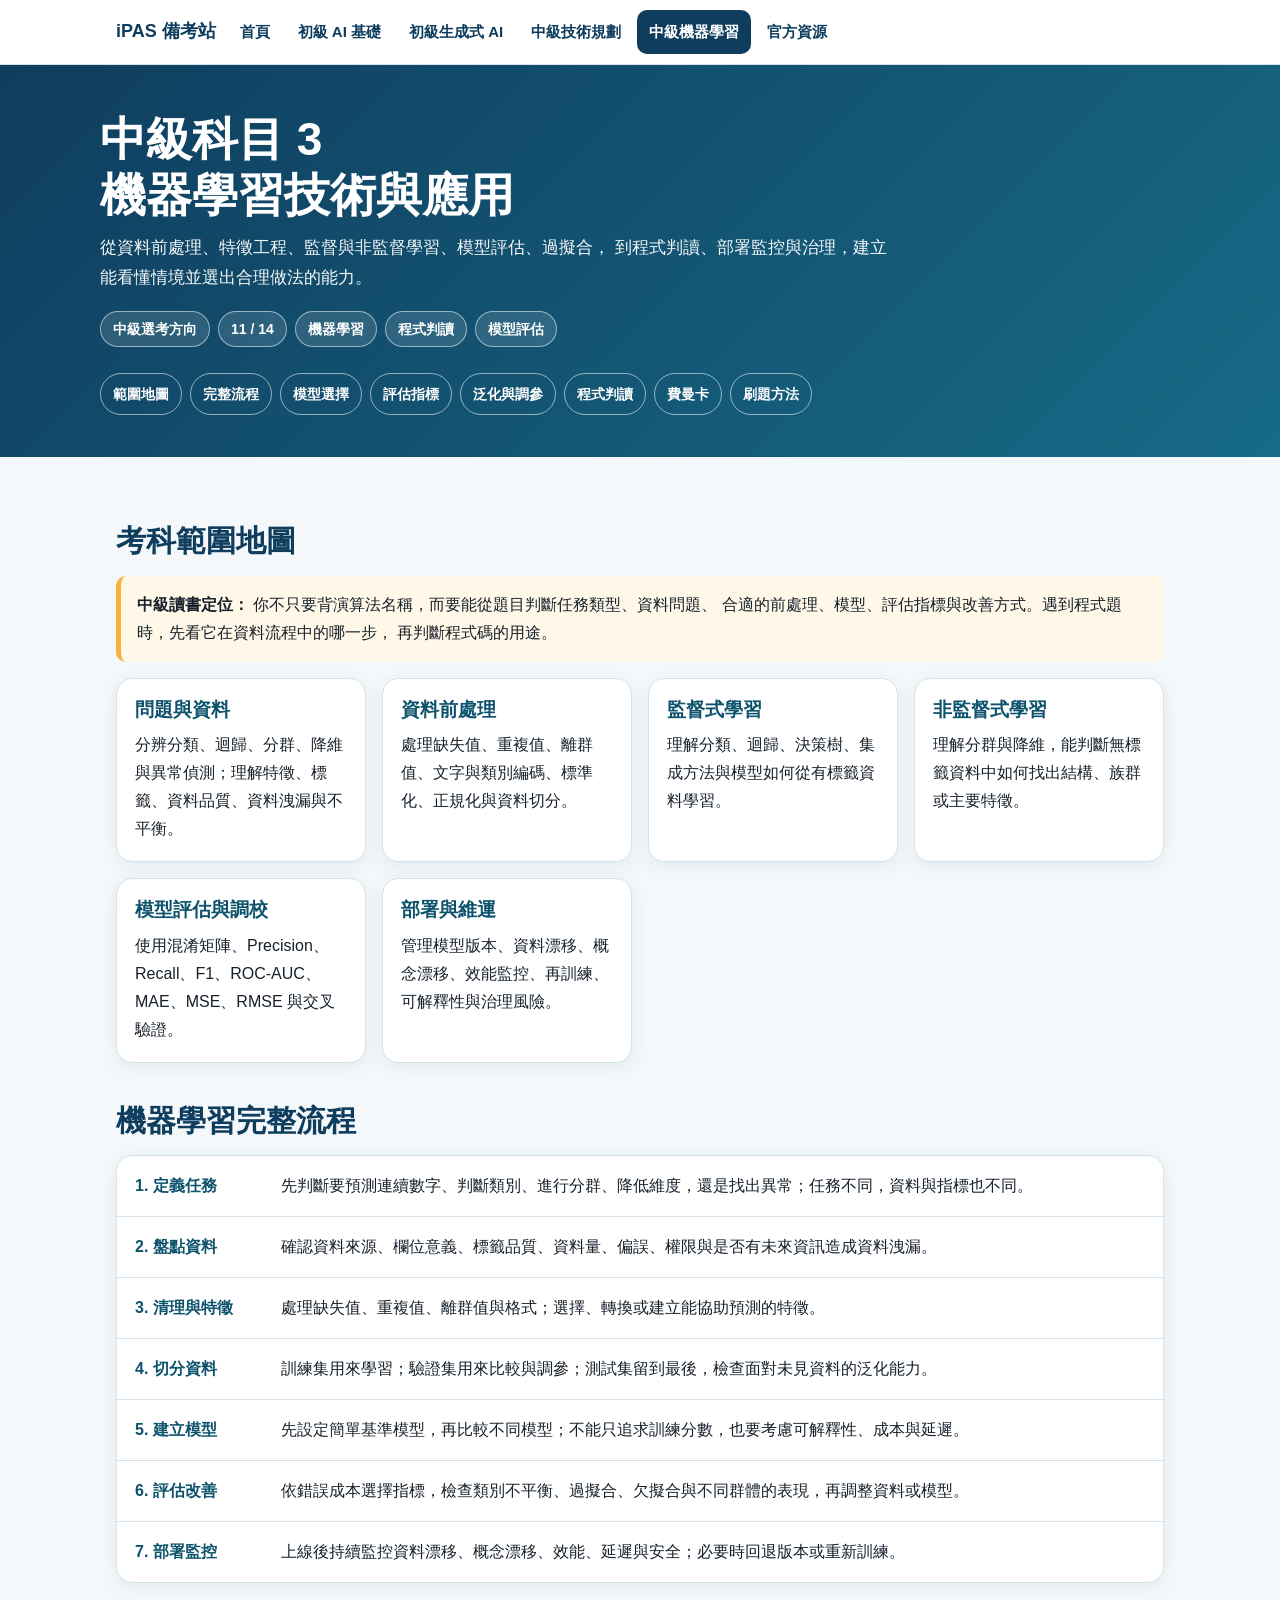
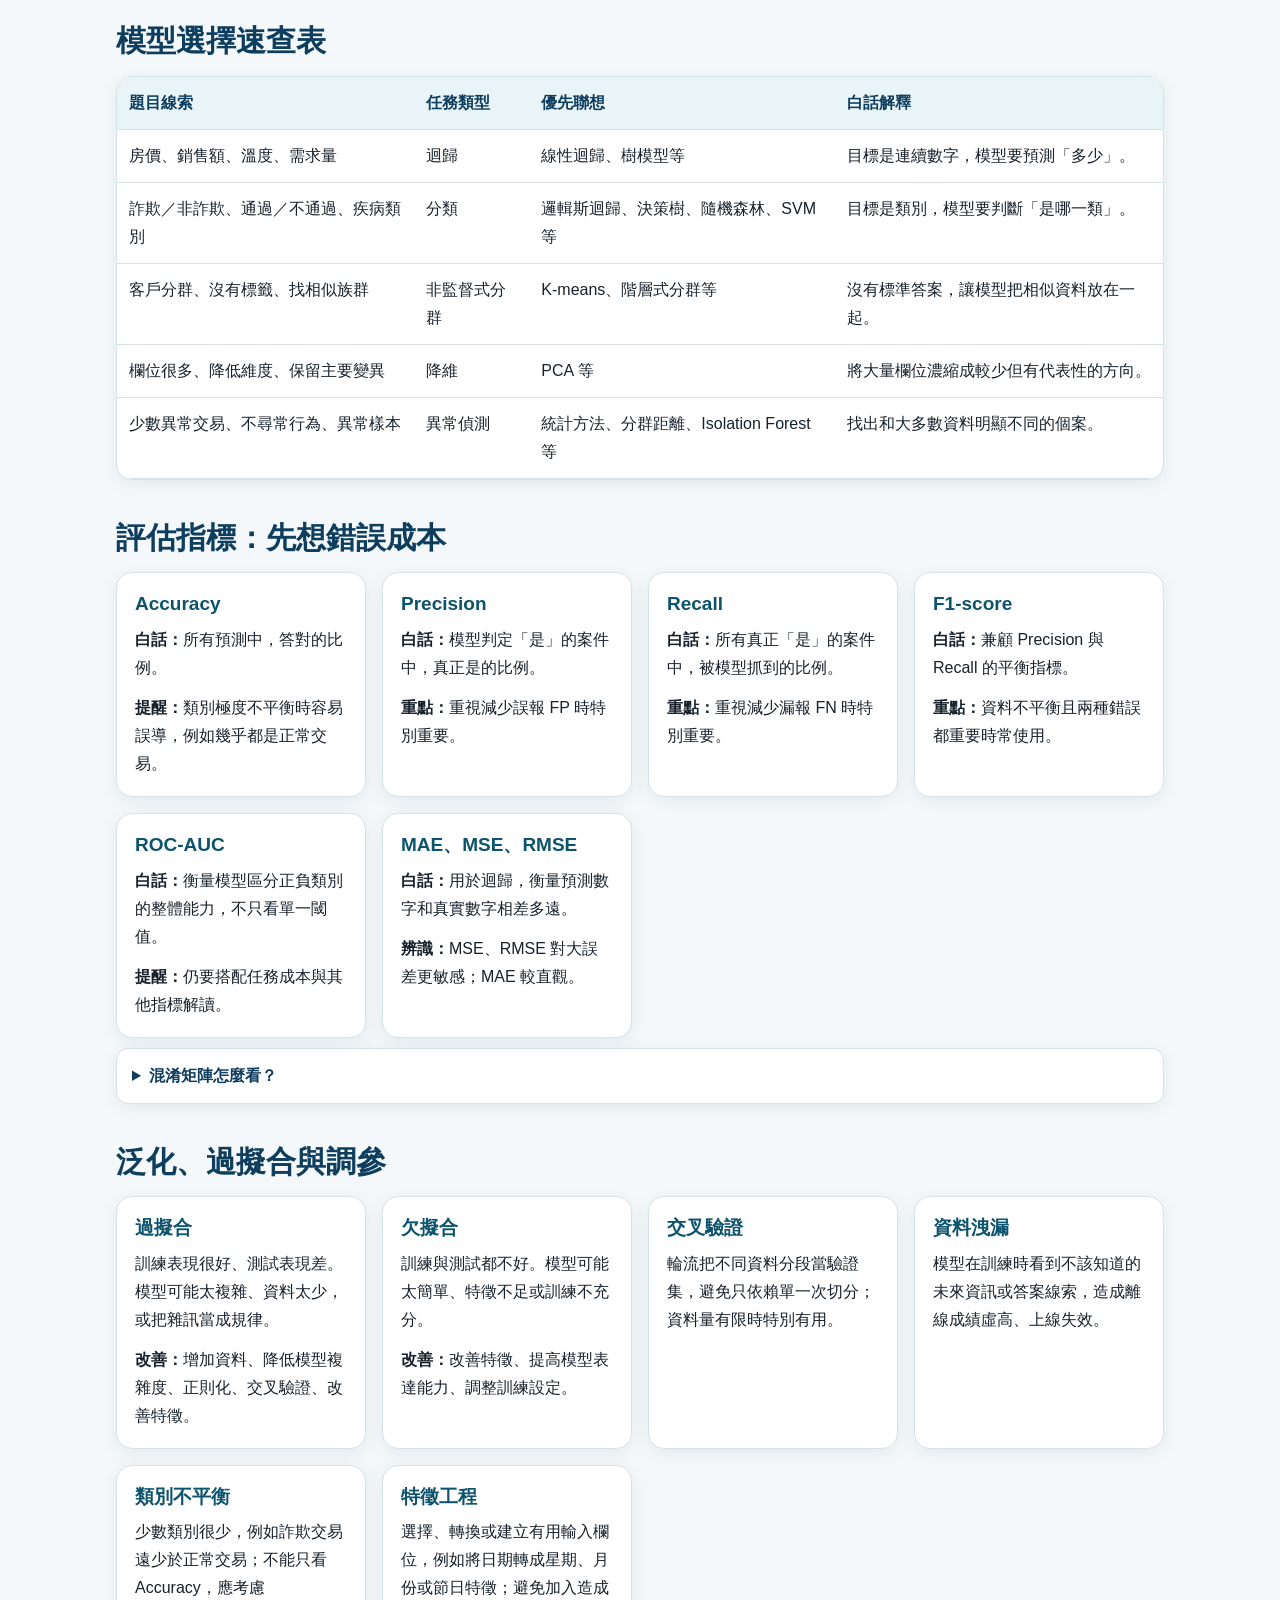
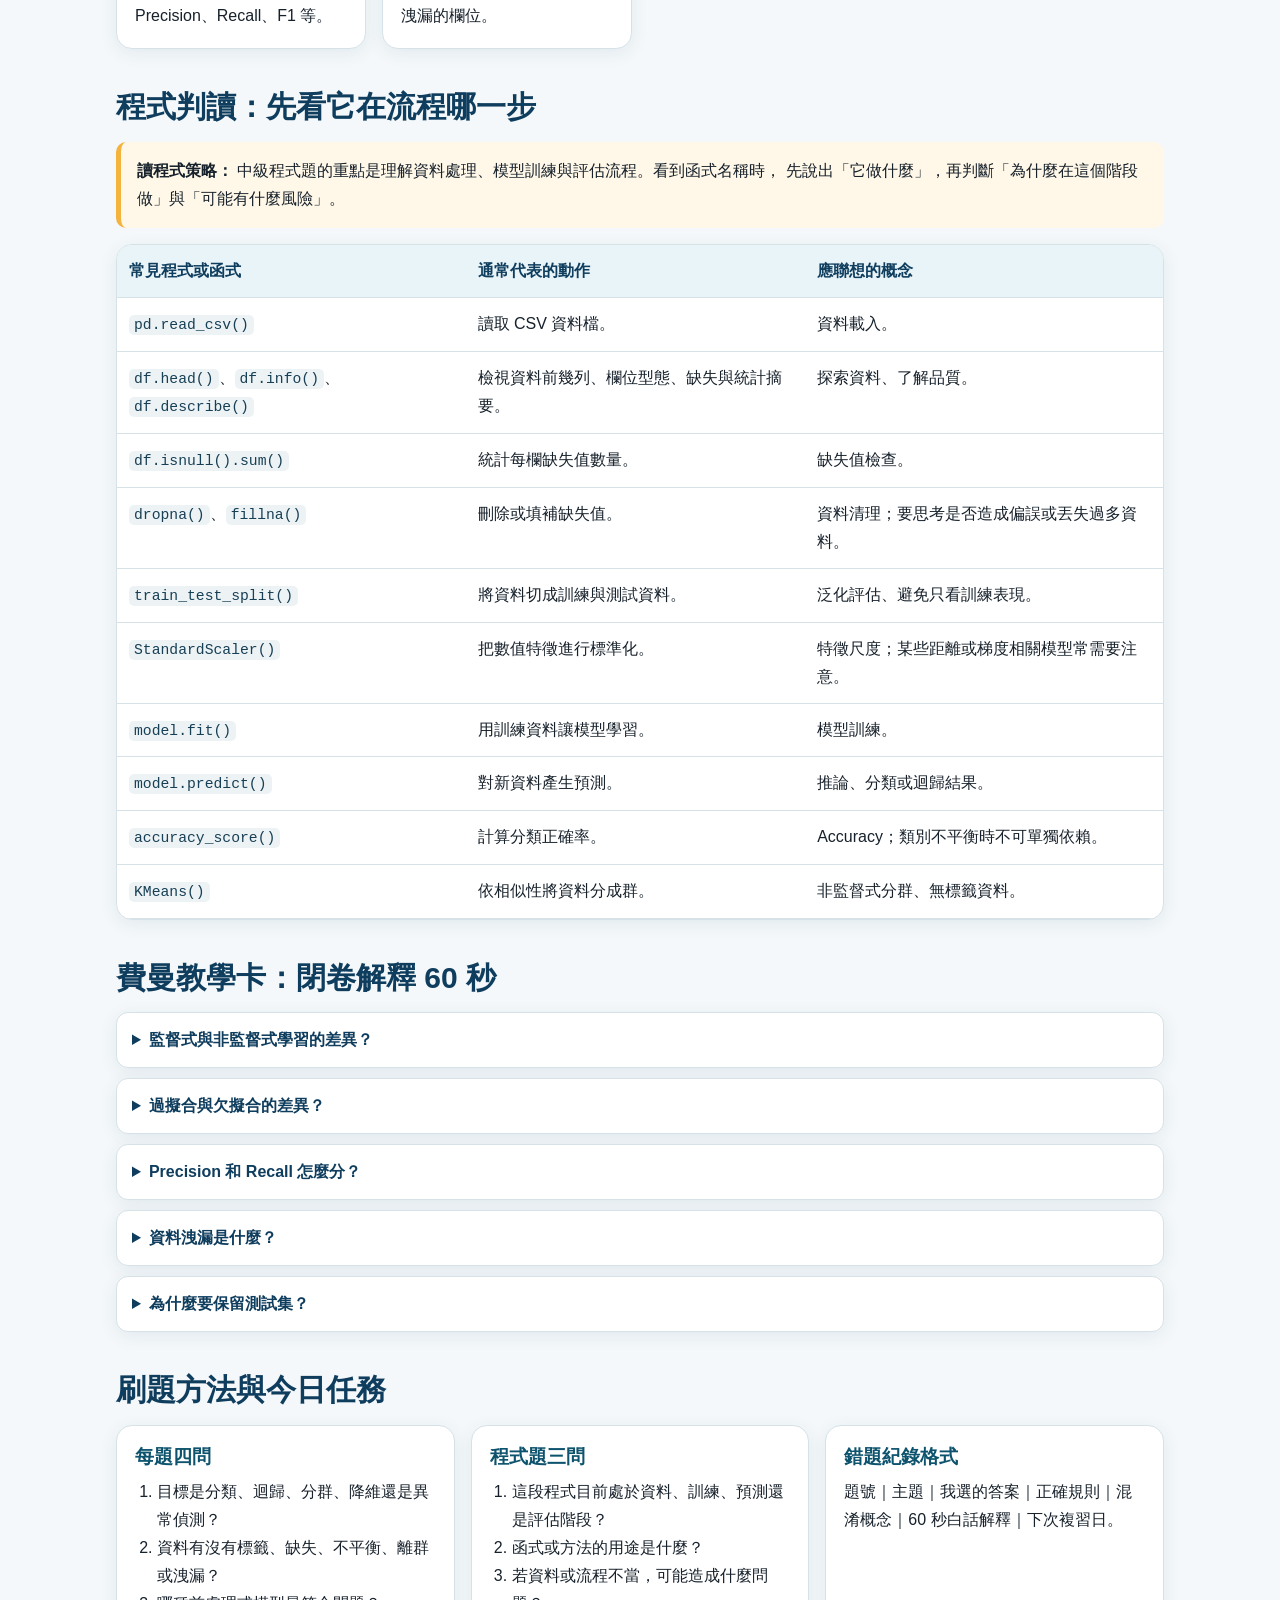
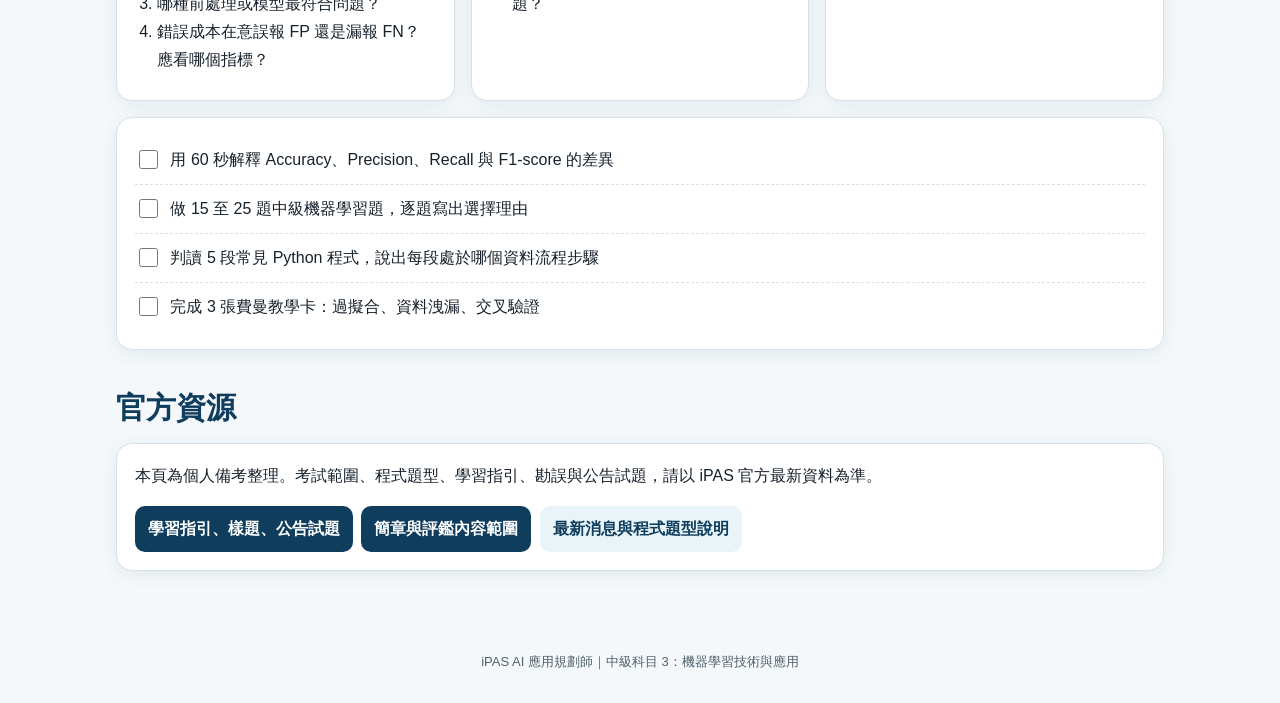
<file: pages/intermediate-machine-learning.html>
<!doctype html>
<html lang="zh-Hant">
<head>
  <meta charset="utf-8">
  <meta name="viewport" content="width=device-width,initial-scale=1,viewport-fit=cover">
  <meta name="theme-color" content="#0f3d5e">
  <meta name="description" content="iPAS AI 應用規劃師中級科目三：機器學習技術與應用備考頁面。">
  <title>中級機器學習技術與應用｜iPAS AI 應用規劃師</title>

  <style>
    :root {
      --navy: #0f3d5e;
      --blue: #176b87;
      --blue-dark: #0d536d;
      --sky: #e8f4f8;
      --gold: #f3b33d;
      --ink: #17212b;
      --muted: #52616b;
      --line: #d7e2e8;
      --surface: #ffffff;
      --background: #f4f8fa;
      --notice: #fff8e8;
      --content-width: 1080px;
      --radius: 16px;
      --shadow: 0 4px 18px rgba(15, 61, 94, 0.08);
    }

    * {
      box-sizing: border-box;
    }

    html {
      scroll-behavior: smooth;
      scroll-padding-top: 86px;
    }

    body {
      margin: 0;
      background: var(--background);
      color: var(--ink);
      font-family: -apple-system, BlinkMacSystemFont,
        "PingFang TC", "Noto Sans TC", "Microsoft JhengHei", sans-serif;
      font-size: 16px;
      line-height: 1.75;
    }

    a {
      color: var(--blue-dark);
    }

    a:focus-visible,
    button:focus-visible,
    summary:focus-visible,
    input:focus-visible {
      outline: 3px solid var(--gold);
      outline-offset: 3px;
    }

    .site-nav {
      position: sticky;
      top: 0;
      z-index: 100;
      background: rgba(255, 255, 255, 0.97);
      border-bottom: 1px solid var(--line);
      backdrop-filter: blur(10px);
    }

    .nav-inner {
      display: flex;
      align-items: center;
      gap: 12px;
      max-width: var(--content-width);
      min-height: 64px;
      margin: 0 auto;
      padding: 8px 16px;
    }

    .brand {
      flex: 0 0 auto;
      color: var(--navy);
      font-size: 18px;
      font-weight: 800;
      text-decoration: none;
      white-space: nowrap;
    }

    .nav-links {
      display: flex;
      flex: 1;
      align-items: center;
      gap: 4px;
      overflow-x: auto;
      white-space: nowrap;
      -webkit-overflow-scrolling: touch;
    }

    .nav-links a {
      display: inline-flex;
      align-items: center;
      min-height: 44px;
      padding: 8px 12px;
      border-radius: 10px;
      color: var(--navy);
      font-size: 15px;
      font-weight: 700;
      text-decoration: none;
    }

    .nav-links a:hover {
      background: var(--sky);
    }

    .nav-links a[aria-current="page"] {
      background: var(--navy);
      color: #ffffff;
    }

    .hero {
      padding: 46px 20px 38px;
      background: linear-gradient(135deg, var(--navy), var(--blue));
      color: #ffffff;
    }

    .hero-inner,
    main {
      max-width: var(--content-width);
      margin: 0 auto;
    }

    .hero h1 {
      margin: 0 0 10px;
      font-size: clamp(30px, 6vw, 46px);
      line-height: 1.22;
    }

    .hero p {
      max-width: 790px;
      margin: 0;
      font-size: 17px;
      opacity: 0.96;
    }

    .hero-tags {
      display: flex;
      flex-wrap: wrap;
      gap: 8px;
      margin-top: 18px;
    }

    .tag {
      padding: 5px 12px;
      border: 1px solid rgba(255, 255, 255, 0.52);
      border-radius: 999px;
      background: rgba(255, 255, 255, 0.12);
      font-size: 14px;
      font-weight: 700;
    }

    .section-nav {
      display: flex;
      gap: 8px;
      overflow-x: auto;
      margin-top: 22px;
      padding: 4px 0;
      white-space: nowrap;
      -webkit-overflow-scrolling: touch;
    }

    .section-nav a {
      display: inline-flex;
      align-items: center;
      min-height: 42px;
      padding: 7px 12px;
      border: 1px solid rgba(255, 255, 255, 0.55);
      border-radius: 999px;
      color: #ffffff;
      font-size: 14px;
      font-weight: 700;
      text-decoration: none;
    }

    .section-nav a:hover {
      background: #ffffff;
      color: var(--navy);
    }

    main {
      padding: 26px 16px 56px;
    }

    section {
      margin-top: 38px;
      scroll-margin-top: 86px;
    }

    h2 {
      margin: 0 0 14px;
      color: var(--navy);
      font-size: clamp(24px, 4vw, 30px);
      line-height: 1.35;
    }

    h3 {
      margin: 0 0 8px;
      color: var(--blue-dark);
      font-size: 19px;
      line-height: 1.4;
    }

    p {
      margin: 0 0 12px;
    }

    ul,
    ol {
      margin: 8px 0;
      padding-left: 22px;
    }

    code {
      padding: 2px 5px;
      border-radius: 5px;
      background: #edf3f5;
      color: #173f55;
      font-family: ui-monospace, SFMono-Regular, Menlo, Consolas, monospace;
      font-size: 0.92em;
    }

    .notice {
      padding: 15px 16px;
      border-left: 5px solid var(--gold);
      border-radius: 10px;
      background: var(--notice);
    }

    .grid {
      display: grid;
      grid-template-columns: repeat(auto-fit, minmax(235px, 1fr));
      gap: 16px;
    }

    .card {
      padding: 18px;
      border: 1px solid var(--line);
      border-radius: var(--radius);
      background: var(--surface);
      box-shadow: var(--shadow);
    }

    .card p:last-child {
      margin-bottom: 0;
    }

    .flow {
      overflow: hidden;
      padding: 0;
    }

    .flow-row {
      display: grid;
      grid-template-columns: 130px 1fr;
      gap: 16px;
      padding: 16px 18px;
      border-bottom: 1px solid var(--line);
    }

    .flow-row:last-child {
      border-bottom: 0;
    }

    .flow-title {
      color: var(--blue-dark);
      font-weight: 850;
    }

    .flow-row p {
      margin: 0;
    }

    .table-wrap {
      overflow-x: auto;
      border: 1px solid var(--line);
      border-radius: var(--radius);
      background: #ffffff;
      box-shadow: var(--shadow);
    }

    table {
      width: 100%;
      min-width: 720px;
      border-collapse: collapse;
    }

    th,
    td {
      padding: 12px;
      border-bottom: 1px solid var(--line);
      text-align: left;
      vertical-align: top;
    }

    th {
      background: var(--sky);
      color: var(--navy);
    }

    details {
      margin: 10px 0;
      padding: 13px 15px;
      border: 1px solid var(--line);
      border-radius: 12px;
      background: var(--surface);
      box-shadow: var(--shadow);
    }

    summary {
      color: var(--navy);
      cursor: pointer;
      font-weight: 850;
    }

    .checklist {
      padding: 18px;
      border: 1px solid var(--line);
      border-radius: var(--radius);
      background: var(--surface);
      box-shadow: var(--shadow);
    }

    .checklist label {
      display: block;
      padding: 10px 0;
      border-bottom: 1px dashed var(--line);
      cursor: pointer;
    }

    .checklist label:last-child {
      border-bottom: 0;
    }

    .checklist input {
      width: 19px;
      height: 19px;
      margin-right: 8px;
      vertical-align: -4px;
      accent-color: #217a50;
    }

    .btn {
      display: inline-flex;
      align-items: center;
      justify-content: center;
      min-height: 44px;
      margin: 4px 4px 0 0;
      padding: 9px 13px;
      border-radius: 10px;
      background: var(--navy);
      color: #ffffff;
      font-weight: 800;
      text-decoration: none;
    }

    .btn:hover {
      background: var(--blue-dark);
      color: #ffffff;
    }

    .btn.alt {
      background: var(--sky);
      color: var(--navy);
    }

    footer {
      padding: 24px 16px 36px;
      color: var(--muted);
      text-align: center;
      font-size: 13px;
    }

    @media (max-width: 700px) {
      .nav-inner {
        align-items: flex-start;
        flex-direction: column;
        gap: 2px;
        padding: 8px 12px;
      }

      .nav-links {
        width: 100%;
      }

      .hero {
        padding: 32px 16px 30px;
      }

      main {
        padding: 20px 12px 46px;
      }

      .flow-row {
        grid-template-columns: 1fr;
        gap: 4px;
      }
    }
  </style>
</head>

<body>
  <nav class="site-nav" aria-label="主要導覽">
    <div class="nav-inner">
      <a class="brand" href="../index.html">iPAS 備考站</a>

      <div class="nav-links">
        <a href="../index.html">首頁</a>
        <a href="beginner-ai-basics.html">初級 AI 基礎</a>
        <a href="beginner-generative-ai.html">初級生成式 AI</a>
        <a href="intermediate-ai-planning.html">中級技術規劃</a>
        <a href="intermediate-machine-learning.html" aria-current="page">中級機器學習</a>
        <a href="resources.html">官方資源</a>
      </div>
    </div>
  </nav>

  <header class="hero">
    <div class="hero-inner">
      <h1>中級科目 3<br>機器學習技術與應用</h1>

      <p>
        從資料前處理、特徵工程、監督與非監督學習、模型評估、過擬合，
        到程式判讀、部署監控與治理，建立能看懂情境並選出合理做法的能力。
      </p>

      <div class="hero-tags">
        <span class="tag">中級選考方向</span>
        <span class="tag">11 / 14</span>
        <span class="tag">機器學習</span>
        <span class="tag">程式判讀</span>
        <span class="tag">模型評估</span>
      </div>

      <nav class="section-nav" aria-label="本頁章節">
        <a href="#map">範圍地圖</a>
        <a href="#flow">完整流程</a>
        <a href="#models">模型選擇</a>
        <a href="#metrics">評估指標</a>
        <a href="#generalization">泛化與調參</a>
        <a href="#code">程式判讀</a>
        <a href="#feynman">費曼卡</a>
        <a href="#practice">刷題方法</a>
      </nav>
    </div>
  </header>

  <main>
    <section id="map">
      <h2>考科範圍地圖</h2>

      <div class="notice">
        <b>中級讀書定位：</b>
        你不只要背演算法名稱，而要能從題目判斷任務類型、資料問題、
        合適的前處理、模型、評估指標與改善方式。遇到程式題時，先看它在資料流程中的哪一步，
        再判斷程式碼的用途。
      </div>

      <div class="grid" style="margin-top:16px">
        <article class="card">
          <h3>問題與資料</h3>
          <p>分辨分類、迴歸、分群、降維與異常偵測；理解特徵、標籤、資料品質、資料洩漏與不平衡。</p>
        </article>

        <article class="card">
          <h3>資料前處理</h3>
          <p>處理缺失值、重複值、離群值、文字與類別編碼、標準化、正規化與資料切分。</p>
        </article>

        <article class="card">
          <h3>監督式學習</h3>
          <p>理解分類、迴歸、決策樹、集成方法與模型如何從有標籤資料學習。</p>
        </article>

        <article class="card">
          <h3>非監督式學習</h3>
          <p>理解分群與降維，能判斷無標籤資料中如何找出結構、族群或主要特徵。</p>
        </article>

        <article class="card">
          <h3>模型評估與調校</h3>
          <p>使用混淆矩陣、Precision、Recall、F1、ROC-AUC、MAE、MSE、RMSE 與交叉驗證。</p>
        </article>

        <article class="card">
          <h3>部署與維運</h3>
          <p>管理模型版本、資料漂移、概念漂移、效能監控、再訓練、可解釋性與治理風險。</p>
        </article>
      </div>
    </section>

    <section id="flow">
      <h2>機器學習完整流程</h2>

      <div class="card flow">
        <div class="flow-row">
          <div class="flow-title">1. 定義任務</div>
          <p>先判斷要預測連續數字、判斷類別、進行分群、降低維度，還是找出異常；任務不同，資料與指標也不同。</p>
        </div>

        <div class="flow-row">
          <div class="flow-title">2. 盤點資料</div>
          <p>確認資料來源、欄位意義、標籤品質、資料量、偏誤、權限與是否有未來資訊造成資料洩漏。</p>
        </div>

        <div class="flow-row">
          <div class="flow-title">3. 清理與特徵</div>
          <p>處理缺失值、重複值、離群值與格式；選擇、轉換或建立能協助預測的特徵。</p>
        </div>

        <div class="flow-row">
          <div class="flow-title">4. 切分資料</div>
          <p>訓練集用來學習；驗證集用來比較與調參；測試集留到最後，檢查面對未見資料的泛化能力。</p>
        </div>

        <div class="flow-row">
          <div class="flow-title">5. 建立模型</div>
          <p>先設定簡單基準模型，再比較不同模型；不能只追求訓練分數，也要考慮可解釋性、成本與延遲。</p>
        </div>

        <div class="flow-row">
          <div class="flow-title">6. 評估改善</div>
          <p>依錯誤成本選擇指標，檢查類別不平衡、過擬合、欠擬合與不同群體的表現，再調整資料或模型。</p>
        </div>

        <div class="flow-row">
          <div class="flow-title">7. 部署監控</div>
          <p>上線後持續監控資料漂移、概念漂移、效能、延遲與安全；必要時回退版本或重新訓練。</p>
        </div>
      </div>
    </section>

    <section id="models">
      <h2>模型選擇速查表</h2>

      <div class="table-wrap">
        <table>
          <thead>
            <tr>
              <th>題目線索</th>
              <th>任務類型</th>
              <th>優先聯想</th>
              <th>白話解釋</th>
            </tr>
          </thead>
          <tbody>
            <tr>
              <td>房價、銷售額、溫度、需求量</td>
              <td>迴歸</td>
              <td>線性迴歸、樹模型等</td>
              <td>目標是連續數字，模型要預測「多少」。</td>
            </tr>
            <tr>
              <td>詐欺／非詐欺、通過／不通過、疾病類別</td>
              <td>分類</td>
              <td>邏輯斯迴歸、決策樹、隨機森林、SVM 等</td>
              <td>目標是類別，模型要判斷「是哪一類」。</td>
            </tr>
            <tr>
              <td>客戶分群、沒有標籤、找相似族群</td>
              <td>非監督式分群</td>
              <td>K-means、階層式分群等</td>
              <td>沒有標準答案，讓模型把相似資料放在一起。</td>
            </tr>
            <tr>
              <td>欄位很多、降低維度、保留主要變異</td>
              <td>降維</td>
              <td>PCA 等</td>
              <td>將大量欄位濃縮成較少但有代表性的方向。</td>
            </tr>
            <tr>
              <td>少數異常交易、不尋常行為、異常樣本</td>
              <td>異常偵測</td>
              <td>統計方法、分群距離、Isolation Forest 等</td>
              <td>找出和大多數資料明顯不同的個案。</td>
            </tr>
          </tbody>
        </table>
      </div>
    </section>

    <section id="metrics">
      <h2>評估指標：先想錯誤成本</h2>

      <div class="grid">
        <article class="card">
          <h3>Accuracy</h3>
          <p><b>白話：</b>所有預測中，答對的比例。</p>
          <p><b>提醒：</b>類別極度不平衡時容易誤導，例如幾乎都是正常交易。</p>
        </article>

        <article class="card">
          <h3>Precision</h3>
          <p><b>白話：</b>模型判定「是」的案件中，真正是的比例。</p>
          <p><b>重點：</b>重視減少誤報 FP 時特別重要。</p>
        </article>

        <article class="card">
          <h3>Recall</h3>
          <p><b>白話：</b>所有真正「是」的案件中，被模型抓到的比例。</p>
          <p><b>重點：</b>重視減少漏報 FN 時特別重要。</p>
        </article>

        <article class="card">
          <h3>F1-score</h3>
          <p><b>白話：</b>兼顧 Precision 與 Recall 的平衡指標。</p>
          <p><b>重點：</b>資料不平衡且兩種錯誤都重要時常使用。</p>
        </article>

        <article class="card">
          <h3>ROC-AUC</h3>
          <p><b>白話：</b>衡量模型區分正負類別的整體能力，不只看單一閾值。</p>
          <p><b>提醒：</b>仍要搭配任務成本與其他指標解讀。</p>
        </article>

        <article class="card">
          <h3>MAE、MSE、RMSE</h3>
          <p><b>白話：</b>用於迴歸，衡量預測數字和真實數字相差多遠。</p>
          <p><b>辨識：</b>MSE、RMSE 對大誤差更敏感；MAE 較直觀。</p>
        </article>
      </div>

      <details>
        <summary>混淆矩陣怎麼看？</summary>
        <p><b>TP：</b>預測是、實際也是；<b>TN：</b>預測否、實際也否；<b>FP：</b>誤報，預測是但實際否；<b>FN：</b>漏報，預測否但實際是。</p>
        <p>題目先問「哪種錯誤最不能接受」：怕漏掉疾病或詐欺，優先提高 Recall、降低 FN；怕錯誤警報太多，優先提高 Precision、降低 FP。</p>
      </details>
    </section>

    <section id="generalization">
      <h2>泛化、過擬合與調參</h2>

      <div class="grid">
        <article class="card">
          <h3>過擬合</h3>
          <p>訓練表現很好、測試表現差。模型可能太複雜、資料太少，或把雜訊當成規律。</p>
          <p><b>改善：</b>增加資料、降低模型複雜度、正則化、交叉驗證、改善特徵。</p>
        </article>

        <article class="card">
          <h3>欠擬合</h3>
          <p>訓練與測試都不好。模型可能太簡單、特徵不足或訓練不充分。</p>
          <p><b>改善：</b>改善特徵、提高模型表達能力、調整訓練設定。</p>
        </article>

        <article class="card">
          <h3>交叉驗證</h3>
          <p>輪流把不同資料分段當驗證集，避免只依賴單一次切分；資料量有限時特別有用。</p>
        </article>

        <article class="card">
          <h3>資料洩漏</h3>
          <p>模型在訓練時看到不該知道的未來資訊或答案線索，造成離線成績虛高、上線失效。</p>
        </article>

        <article class="card">
          <h3>類別不平衡</h3>
          <p>少數類別很少，例如詐欺交易遠少於正常交易；不能只看 Accuracy，應考慮 Precision、Recall、F1 等。</p>
        </article>

        <article class="card">
          <h3>特徵工程</h3>
          <p>選擇、轉換或建立有用輸入欄位，例如將日期轉成星期、月份或節日特徵；避免加入造成洩漏的欄位。</p>
        </article>
      </div>
    </section>

    <section id="code">
      <h2>程式判讀：先看它在流程哪一步</h2>

      <div class="notice">
        <b>讀程式策略：</b>
        中級程式題的重點是理解資料處理、模型訓練與評估流程。看到函式名稱時，
        先說出「它做什麼」，再判斷「為什麼在這個階段做」與「可能有什麼風險」。
      </div>

      <div class="table-wrap" style="margin-top:16px">
        <table>
          <thead>
            <tr>
              <th>常見程式或函式</th>
              <th>通常代表的動作</th>
              <th>應聯想的概念</th>
            </tr>
          </thead>
          <tbody>
            <tr>
              <td><code>pd.read_csv()</code></td>
              <td>讀取 CSV 資料檔。</td>
              <td>資料載入。</td>
            </tr>
            <tr>
              <td><code>df.head()</code>、<code>df.info()</code>、<code>df.describe()</code></td>
              <td>檢視資料前幾列、欄位型態、缺失與統計摘要。</td>
              <td>探索資料、了解品質。</td>
            </tr>
            <tr>
              <td><code>df.isnull().sum()</code></td>
              <td>統計每欄缺失值數量。</td>
              <td>缺失值檢查。</td>
            </tr>
            <tr>
              <td><code>dropna()</code>、<code>fillna()</code></td>
              <td>刪除或填補缺失值。</td>
              <td>資料清理；要思考是否造成偏誤或丟失過多資料。</td>
            </tr>
            <tr>
              <td><code>train_test_split()</code></td>
              <td>將資料切成訓練與測試資料。</td>
              <td>泛化評估、避免只看訓練表現。</td>
            </tr>
            <tr>
              <td><code>StandardScaler()</code></td>
              <td>把數值特徵進行標準化。</td>
              <td>特徵尺度；某些距離或梯度相關模型常需要注意。</td>
            </tr>
            <tr>
              <td><code>model.fit()</code></td>
              <td>用訓練資料讓模型學習。</td>
              <td>模型訓練。</td>
            </tr>
            <tr>
              <td><code>model.predict()</code></td>
              <td>對新資料產生預測。</td>
              <td>推論、分類或迴歸結果。</td>
            </tr>
            <tr>
              <td><code>accuracy_score()</code></td>
              <td>計算分類正確率。</td>
              <td>Accuracy；類別不平衡時不可單獨依賴。</td>
            </tr>
            <tr>
              <td><code>KMeans()</code></td>
              <td>依相似性將資料分成群。</td>
              <td>非監督式分群、無標籤資料。</td>
            </tr>
          </tbody>
        </table>
      </div>
    </section>

    <section id="feynman">
      <h2>費曼教學卡：閉卷解釋 60 秒</h2>

      <details>
        <summary>監督式與非監督式學習的差異？</summary>
        <p><b>監督式：</b>像有答案的練習題。資料已經標好類別或數字，模型從中學規則。</p>
        <p><b>非監督式：</b>像一堆沒有標籤的資料，模型自己找相似群體或主要結構。</p>
      </details>

      <details>
        <summary>過擬合與欠擬合的差異？</summary>
        <p><b>過擬合：</b>把練習題背太熟，訓練高分、測試低分；模型學到雜訊。</p>
        <p><b>欠擬合：</b>連練習題也沒學好，訓練和測試都差；模型或特徵太簡單。</p>
      </details>

      <details>
        <summary>Precision 和 Recall 怎麼分？</summary>
        <p><b>Precision：</b>模型說「是」時，有多少真的「是」，重點是少誤報。</p>
        <p><b>Recall：</b>所有真的「是」中，模型抓到了多少，重點是少漏報。</p>
      </details>

      <details>
        <summary>資料洩漏是什麼？</summary>
        <p>資料洩漏像考試前偷看到答案。模型使用了未來才會知道的資訊或目標答案衍生資訊，導致測試成績看似很好，上線卻失效。</p>
      </details>

      <details>
        <summary>為什麼要保留測試集？</summary>
        <p>測試集要留到最後，模擬真正未見資料。如果反覆用測試集調整模型，測試集也會變成「被看過的練習題」，無法再客觀評估泛化能力。</p>
      </details>
    </section>

    <section id="practice">
      <h2>刷題方法與今日任務</h2>

      <div class="grid">
        <article class="card">
          <h3>每題四問</h3>
          <ol>
            <li>目標是分類、迴歸、分群、降維還是異常偵測？</li>
            <li>資料有沒有標籤、缺失、不平衡、離群或洩漏？</li>
            <li>哪種前處理或模型最符合問題？</li>
            <li>錯誤成本在意誤報 FP 還是漏報 FN？應看哪個指標？</li>
          </ol>
        </article>

        <article class="card">
          <h3>程式題三問</h3>
          <ol>
            <li>這段程式目前處於資料、訓練、預測還是評估階段？</li>
            <li>函式或方法的用途是什麼？</li>
            <li>若資料或流程不當，可能造成什麼問題？</li>
          </ol>
        </article>

        <article class="card">
          <h3>錯題紀錄格式</h3>
          <p>題號｜主題｜我選的答案｜正確規則｜混淆概念｜60 秒白話解釋｜下次複習日。</p>
        </article>
      </div>

      <div class="checklist" style="margin-top:16px">
        <label>
          <input type="checkbox">
          用 60 秒解釋 Accuracy、Precision、Recall 與 F1-score 的差異
        </label>

        <label>
          <input type="checkbox">
          做 15 至 25 題中級機器學習題，逐題寫出選擇理由
        </label>

        <label>
          <input type="checkbox">
          判讀 5 段常見 Python 程式，說出每段處於哪個資料流程步驟
        </label>

        <label>
          <input type="checkbox">
          完成 3 張費曼教學卡：過擬合、資料洩漏、交叉驗證
        </label>
      </div>
    </section>

    <section>
      <h2>官方資源</h2>

      <div class="card">
        <p>本頁為個人備考整理。考試範圍、程式題型、學習指引、勘誤與公告試題，請以 iPAS 官方最新資料為準。</p>

        <a class="btn"
          href="https://ipd.nat.gov.tw/ipas/certification/AIAP/learning-resources"
          target="_blank" rel="noopener">
          學習指引、樣題、公告試題
        </a>

        <a class="btn"
          href="https://ipd.nat.gov.tw/ipas/certification/AIAP/downloads"
          target="_blank" rel="noopener">
          簡章與評鑑內容範圍
        </a>

        <a class="btn alt"
          href="https://ipd.nat.gov.tw/ipas/certification/AIAP/news"
          target="_blank" rel="noopener">
          最新消息與程式題型說明
        </a>
      </div>
    </section>
  </main>

  <footer>
    iPAS AI 應用規劃師｜中級科目 3：機器學習技術與應用
  </footer>
</body>
</html>
</file>
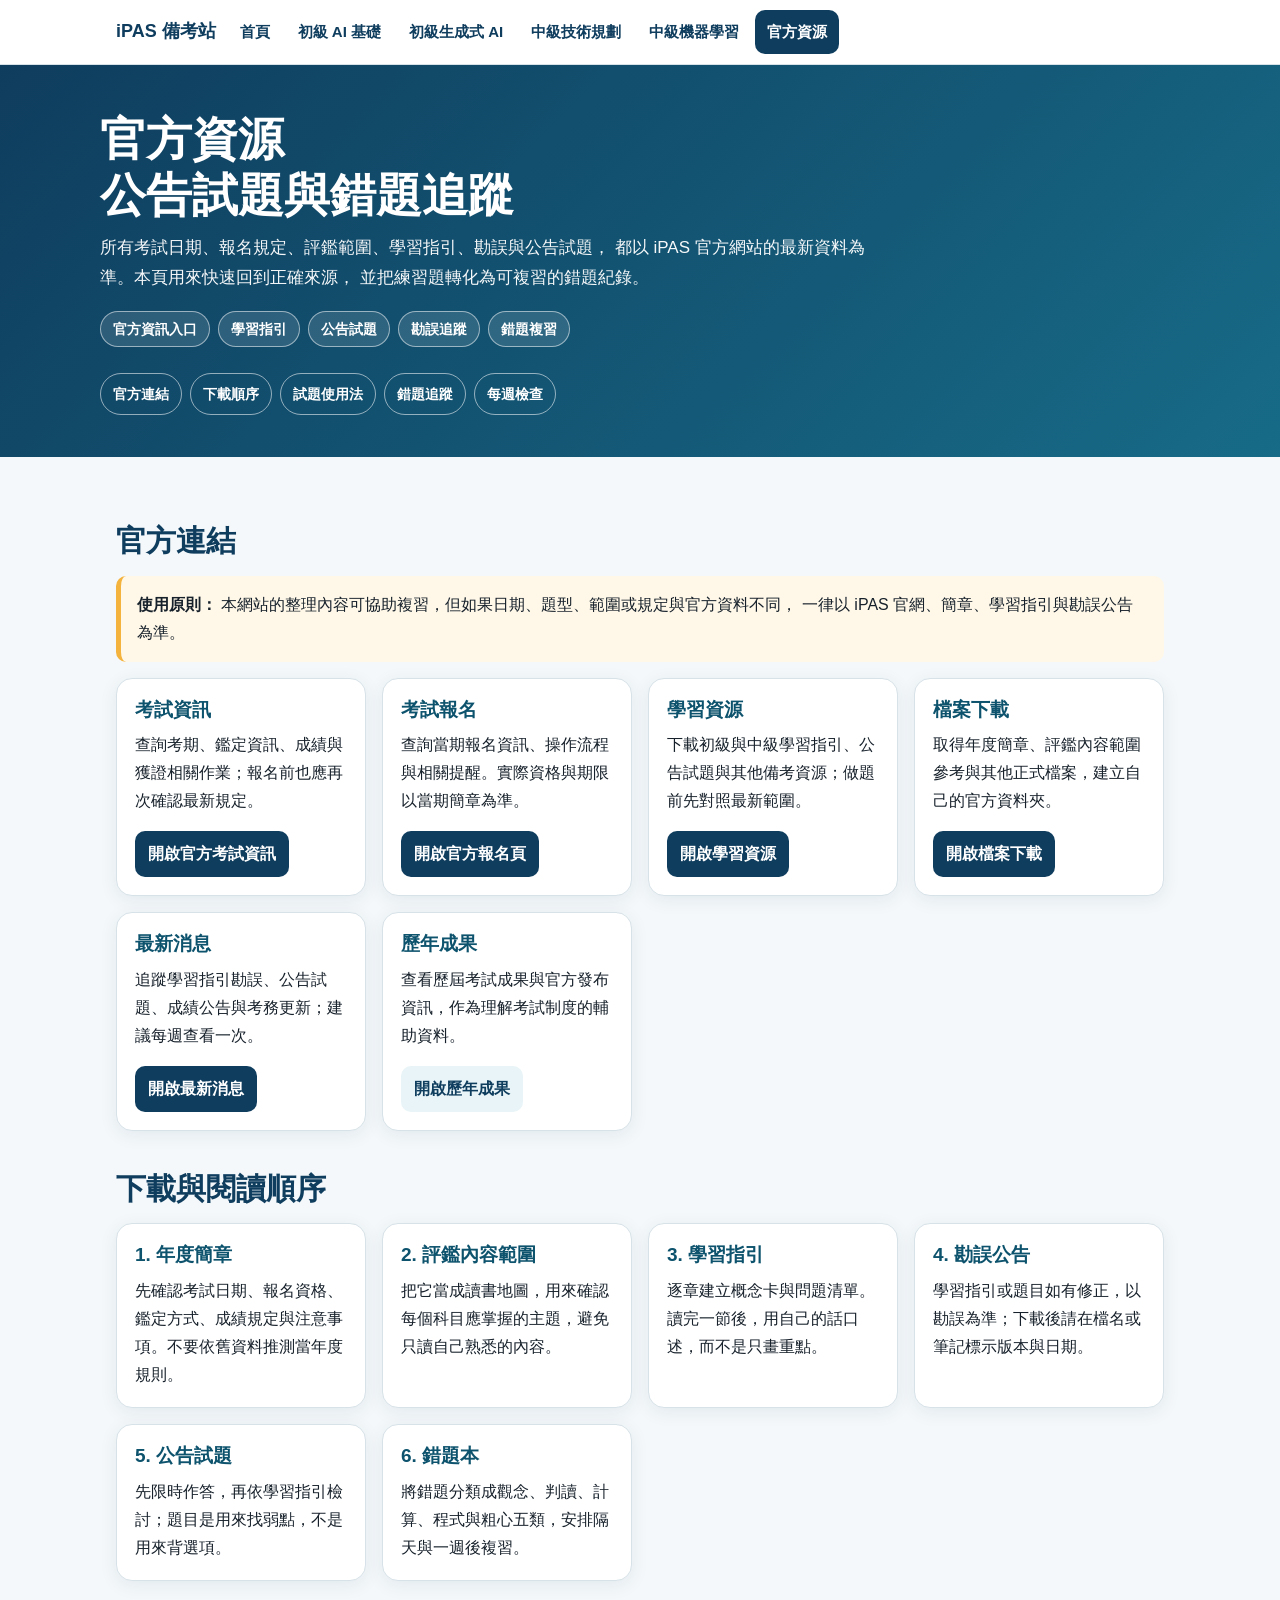
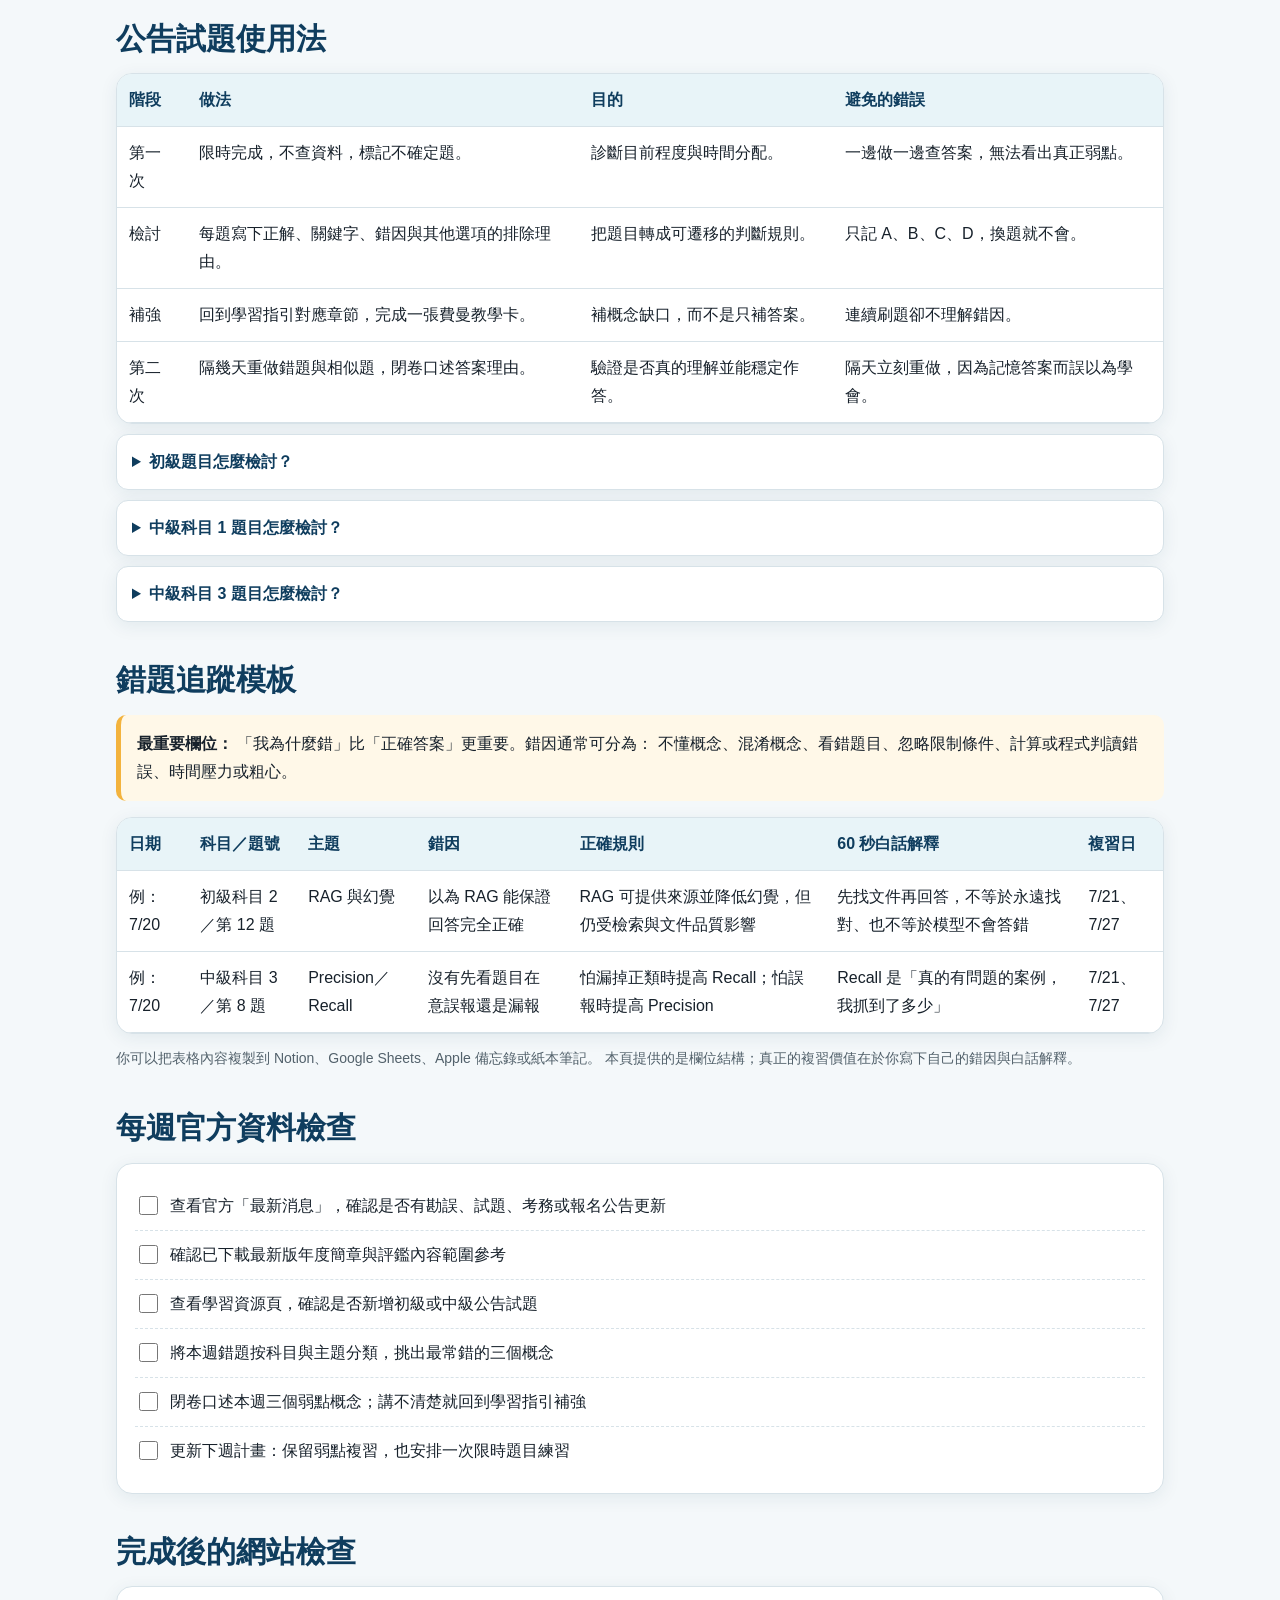
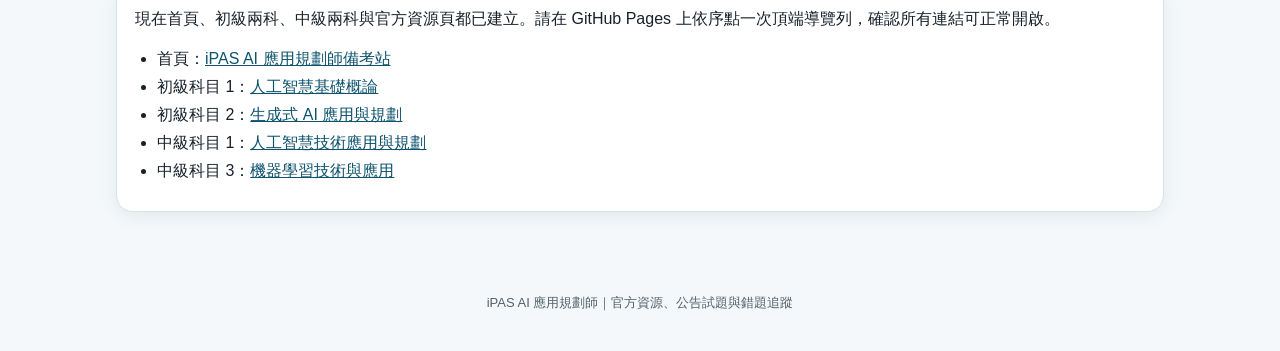
<file: pages/resources.html>
<!doctype html>
<html lang="zh-Hant">
<head>
  <meta charset="utf-8">
  <meta name="viewport" content="width=device-width,initial-scale=1,viewport-fit=cover">
  <meta name="theme-color" content="#0f3d5e">
  <meta name="description" content="iPAS AI 應用規劃師官方資源、公告試題與錯題追蹤頁面。">
  <title>官方資源與錯題追蹤｜iPAS AI 應用規劃師</title>

  <style>
    :root {
      --navy: #0f3d5e;
      --blue: #176b87;
      --blue-dark: #0d536d;
      --sky: #e8f4f8;
      --gold: #f3b33d;
      --ink: #17212b;
      --muted: #52616b;
      --line: #d7e2e8;
      --surface: #ffffff;
      --background: #f4f8fa;
      --notice: #fff8e8;
      --content-width: 1080px;
      --radius: 16px;
      --shadow: 0 4px 18px rgba(15, 61, 94, 0.08);
    }

    * {
      box-sizing: border-box;
    }

    html {
      scroll-behavior: smooth;
      scroll-padding-top: 86px;
    }

    body {
      margin: 0;
      background: var(--background);
      color: var(--ink);
      font-family: -apple-system, BlinkMacSystemFont,
        "PingFang TC", "Noto Sans TC", "Microsoft JhengHei", sans-serif;
      font-size: 16px;
      line-height: 1.75;
    }

    a {
      color: var(--blue-dark);
    }

    a:focus-visible,
    button:focus-visible,
    summary:focus-visible,
    input:focus-visible {
      outline: 3px solid var(--gold);
      outline-offset: 3px;
    }

    .site-nav {
      position: sticky;
      top: 0;
      z-index: 100;
      background: rgba(255, 255, 255, 0.97);
      border-bottom: 1px solid var(--line);
      backdrop-filter: blur(10px);
    }

    .nav-inner {
      display: flex;
      align-items: center;
      gap: 12px;
      max-width: var(--content-width);
      min-height: 64px;
      margin: 0 auto;
      padding: 8px 16px;
    }

    .brand {
      flex: 0 0 auto;
      color: var(--navy);
      font-size: 18px;
      font-weight: 800;
      text-decoration: none;
      white-space: nowrap;
    }

    .nav-links {
      display: flex;
      flex: 1;
      align-items: center;
      gap: 4px;
      overflow-x: auto;
      white-space: nowrap;
      -webkit-overflow-scrolling: touch;
    }

    .nav-links a {
      display: inline-flex;
      align-items: center;
      min-height: 44px;
      padding: 8px 12px;
      border-radius: 10px;
      color: var(--navy);
      font-size: 15px;
      font-weight: 700;
      text-decoration: none;
    }

    .nav-links a:hover {
      background: var(--sky);
    }

    .nav-links a[aria-current="page"] {
      background: var(--navy);
      color: #ffffff;
    }

    .hero {
      padding: 46px 20px 38px;
      background: linear-gradient(135deg, var(--navy), var(--blue));
      color: #ffffff;
    }

    .hero-inner,
    main {
      max-width: var(--content-width);
      margin: 0 auto;
    }

    .hero h1 {
      margin: 0 0 10px;
      font-size: clamp(30px, 6vw, 46px);
      line-height: 1.22;
    }

    .hero p {
      max-width: 790px;
      margin: 0;
      font-size: 17px;
      opacity: 0.96;
    }

    .hero-tags {
      display: flex;
      flex-wrap: wrap;
      gap: 8px;
      margin-top: 18px;
    }

    .tag {
      padding: 5px 12px;
      border: 1px solid rgba(255, 255, 255, 0.52);
      border-radius: 999px;
      background: rgba(255, 255, 255, 0.12);
      font-size: 14px;
      font-weight: 700;
    }

    .section-nav {
      display: flex;
      gap: 8px;
      overflow-x: auto;
      margin-top: 22px;
      padding: 4px 0;
      white-space: nowrap;
      -webkit-overflow-scrolling: touch;
    }

    .section-nav a {
      display: inline-flex;
      align-items: center;
      min-height: 42px;
      padding: 7px 12px;
      border: 1px solid rgba(255, 255, 255, 0.55);
      border-radius: 999px;
      color: #ffffff;
      font-size: 14px;
      font-weight: 700;
      text-decoration: none;
    }

    .section-nav a:hover {
      background: #ffffff;
      color: var(--navy);
    }

    main {
      padding: 26px 16px 56px;
    }

    section {
      margin-top: 38px;
      scroll-margin-top: 86px;
    }

    h2 {
      margin: 0 0 14px;
      color: var(--navy);
      font-size: clamp(24px, 4vw, 30px);
      line-height: 1.35;
    }

    h3 {
      margin: 0 0 8px;
      color: var(--blue-dark);
      font-size: 19px;
      line-height: 1.4;
    }

    p {
      margin: 0 0 12px;
    }

    ul,
    ol {
      margin: 8px 0;
      padding-left: 22px;
    }

    .notice {
      padding: 15px 16px;
      border-left: 5px solid var(--gold);
      border-radius: 10px;
      background: var(--notice);
    }

    .grid {
      display: grid;
      grid-template-columns: repeat(auto-fit, minmax(235px, 1fr));
      gap: 16px;
    }

    .card {
      padding: 18px;
      border: 1px solid var(--line);
      border-radius: var(--radius);
      background: var(--surface);
      box-shadow: var(--shadow);
    }

    .card p:last-child {
      margin-bottom: 0;
    }

    .btn {
      display: inline-flex;
      align-items: center;
      justify-content: center;
      min-height: 44px;
      margin: 4px 4px 0 0;
      padding: 9px 13px;
      border-radius: 10px;
      background: var(--navy);
      color: #ffffff;
      font-weight: 800;
      text-decoration: none;
    }

    .btn:hover {
      background: var(--blue-dark);
      color: #ffffff;
    }

    .btn.alt {
      background: var(--sky);
      color: var(--navy);
    }

    .checklist {
      padding: 18px;
      border: 1px solid var(--line);
      border-radius: var(--radius);
      background: var(--surface);
      box-shadow: var(--shadow);
    }

    .checklist label {
      display: block;
      padding: 10px 0;
      border-bottom: 1px dashed var(--line);
      cursor: pointer;
    }

    .checklist label:last-child {
      border-bottom: 0;
    }

    .checklist input {
      width: 19px;
      height: 19px;
      margin-right: 8px;
      vertical-align: -4px;
      accent-color: #217a50;
    }

    .table-wrap {
      overflow-x: auto;
      border: 1px solid var(--line);
      border-radius: var(--radius);
      background: #ffffff;
      box-shadow: var(--shadow);
    }

    table {
      width: 100%;
      min-width: 720px;
      border-collapse: collapse;
    }

    th,
    td {
      padding: 12px;
      border-bottom: 1px solid var(--line);
      text-align: left;
      vertical-align: top;
    }

    th {
      background: var(--sky);
      color: var(--navy);
    }

    details {
      margin: 10px 0;
      padding: 13px 15px;
      border: 1px solid var(--line);
      border-radius: 12px;
      background: var(--surface);
      box-shadow: var(--shadow);
    }

    summary {
      color: var(--navy);
      cursor: pointer;
      font-weight: 850;
    }

    .small {
      color: var(--muted);
      font-size: 14px;
    }

    footer {
      padding: 24px 16px 36px;
      color: var(--muted);
      text-align: center;
      font-size: 13px;
    }

    @media (max-width: 700px) {
      .nav-inner {
        align-items: flex-start;
        flex-direction: column;
        gap: 2px;
        padding: 8px 12px;
      }

      .nav-links {
        width: 100%;
      }

      .hero {
        padding: 32px 16px 30px;
      }

      main {
        padding: 20px 12px 46px;
      }
    }
  </style>
</head>

<body>
  <nav class="site-nav" aria-label="主要導覽">
    <div class="nav-inner">
      <a class="brand" href="../index.html">iPAS 備考站</a>

      <div class="nav-links">
        <a href="../index.html">首頁</a>
        <a href="beginner-ai-basics.html">初級 AI 基礎</a>
        <a href="beginner-generative-ai.html">初級生成式 AI</a>
        <a href="intermediate-ai-planning.html">中級技術規劃</a>
        <a href="intermediate-machine-learning.html">中級機器學習</a>
        <a href="resources.html" aria-current="page">官方資源</a>
      </div>
    </div>
  </nav>

  <header class="hero">
    <div class="hero-inner">
      <h1>官方資源<br>公告試題與錯題追蹤</h1>

      <p>
        所有考試日期、報名規定、評鑑範圍、學習指引、勘誤與公告試題，
        都以 iPAS 官方網站的最新資料為準。本頁用來快速回到正確來源，
        並把練習題轉化為可複習的錯題紀錄。
      </p>

      <div class="hero-tags">
        <span class="tag">官方資訊入口</span>
        <span class="tag">學習指引</span>
        <span class="tag">公告試題</span>
        <span class="tag">勘誤追蹤</span>
        <span class="tag">錯題複習</span>
      </div>

      <nav class="section-nav" aria-label="本頁章節">
        <a href="#official">官方連結</a>
        <a href="#downloads">下載順序</a>
        <a href="#questions">試題使用法</a>
        <a href="#errors">錯題追蹤</a>
        <a href="#weekly">每週檢查</a>
      </nav>
    </div>
  </header>

  <main>
    <section id="official">
      <h2>官方連結</h2>

      <div class="notice">
        <b>使用原則：</b>
        本網站的整理內容可協助複習，但如果日期、題型、範圍或規定與官方資料不同，
        一律以 iPAS 官網、簡章、學習指引與勘誤公告為準。
      </div>

      <div class="grid" style="margin-top:16px">
        <article class="card">
          <h3>考試資訊</h3>
          <p>查詢考期、鑑定資訊、成績與獲證相關作業；報名前也應再次確認最新規定。</p>
          <a class="btn"
            href="https://ipd.nat.gov.tw/ipas/certification/AIAP/exam-info"
            target="_blank" rel="noopener">
            開啟官方考試資訊
          </a>
        </article>

        <article class="card">
          <h3>考試報名</h3>
          <p>查詢當期報名資訊、操作流程與相關提醒。實際資格與期限以當期簡章為準。</p>
          <a class="btn"
            href="https://ipd.nat.gov.tw/ipas/certification/AIAP/exam-registration"
            target="_blank" rel="noopener">
            開啟官方報名頁
          </a>
        </article>

        <article class="card">
          <h3>學習資源</h3>
          <p>下載初級與中級學習指引、公告試題與其他備考資源；做題前先對照最新範圍。</p>
          <a class="btn"
            href="https://ipd.nat.gov.tw/ipas/certification/AIAP/learning-resources"
            target="_blank" rel="noopener">
            開啟學習資源
          </a>
        </article>

        <article class="card">
          <h3>檔案下載</h3>
          <p>取得年度簡章、評鑑內容範圍參考與其他正式檔案，建立自己的官方資料夾。</p>
          <a class="btn"
            href="https://ipd.nat.gov.tw/ipas/certification/AIAP/downloads"
            target="_blank" rel="noopener">
            開啟檔案下載
          </a>
        </article>

        <article class="card">
          <h3>最新消息</h3>
          <p>追蹤學習指引勘誤、公告試題、成績公告與考務更新；建議每週查看一次。</p>
          <a class="btn"
            href="https://ipd.nat.gov.tw/ipas/certification/AIAP/news"
            target="_blank" rel="noopener">
            開啟最新消息
          </a>
        </article>

        <article class="card">
          <h3>歷年成果</h3>
          <p>查看歷屆考試成果與官方發布資訊，作為理解考試制度的輔助資料。</p>
          <a class="btn alt"
            href="https://ipd.nat.gov.tw/ipas/certification/AIAP/achievements-history"
            target="_blank" rel="noopener">
            開啟歷年成果
          </a>
        </article>
      </div>
    </section>

    <section id="downloads">
      <h2>下載與閱讀順序</h2>

      <div class="grid">
        <article class="card">
          <h3>1. 年度簡章</h3>
          <p>先確認考試日期、報名資格、鑑定方式、成績規定與注意事項。不要依舊資料推測當年度規則。</p>
        </article>

        <article class="card">
          <h3>2. 評鑑內容範圍</h3>
          <p>把它當成讀書地圖，用來確認每個科目應掌握的主題，避免只讀自己熟悉的內容。</p>
        </article>

        <article class="card">
          <h3>3. 學習指引</h3>
          <p>逐章建立概念卡與問題清單。讀完一節後，用自己的話口述，而不是只畫重點。</p>
        </article>

        <article class="card">
          <h3>4. 勘誤公告</h3>
          <p>學習指引或題目如有修正，以勘誤為準；下載後請在檔名或筆記標示版本與日期。</p>
        </article>

        <article class="card">
          <h3>5. 公告試題</h3>
          <p>先限時作答，再依學習指引檢討；題目是用來找弱點，不是用來背選項。</p>
        </article>

        <article class="card">
          <h3>6. 錯題本</h3>
          <p>將錯題分類成觀念、判讀、計算、程式與粗心五類，安排隔天與一週後複習。</p>
        </article>
      </div>
    </section>

    <section id="questions">
      <h2>公告試題使用法</h2>

      <div class="table-wrap">
        <table>
          <thead>
            <tr>
              <th>階段</th>
              <th>做法</th>
              <th>目的</th>
              <th>避免的錯誤</th>
            </tr>
          </thead>
          <tbody>
            <tr>
              <td>第一次</td>
              <td>限時完成，不查資料，標記不確定題。</td>
              <td>診斷目前程度與時間分配。</td>
              <td>一邊做一邊查答案，無法看出真正弱點。</td>
            </tr>
            <tr>
              <td>檢討</td>
              <td>每題寫下正解、關鍵字、錯因與其他選項的排除理由。</td>
              <td>把題目轉成可遷移的判斷規則。</td>
              <td>只記 A、B、C、D，換題就不會。</td>
            </tr>
            <tr>
              <td>補強</td>
              <td>回到學習指引對應章節，完成一張費曼教學卡。</td>
              <td>補概念缺口，而不是只補答案。</td>
              <td>連續刷題卻不理解錯因。</td>
            </tr>
            <tr>
              <td>第二次</td>
              <td>隔幾天重做錯題與相似題，閉卷口述答案理由。</td>
              <td>驗證是否真的理解並能穩定作答。</td>
              <td>隔天立刻重做，因為記憶答案而誤以為學會。</td>
            </tr>
          </tbody>
        </table>
      </div>

      <details>
        <summary>初級題目怎麼檢討？</summary>
        <p>先辨識題目考的是定義、差異、流程、風險還是應用情境。每題都要能用白話說出正解，並指出一個最容易混淆的概念，例如「生成式 AI 與鑑別式 AI」、「Precision 與 Recall」。</p>
      </details>

      <details>
        <summary>中級科目 1 題目怎麼檢討？</summary>
        <p>用「需求 → 資料 → 技術 → 指標 → 治理」五格分析。中級技術規劃題通常不是只問技術名詞，而是問在限制條件下什麼方案最合理。</p>
      </details>

      <details>
        <summary>中級科目 3 題目怎麼檢討？</summary>
        <p>先判斷任務類型，再看資料品質與前處理，接著選模型與指標。程式題則先辨識程式處於載入、清理、切分、訓練、預測或評估的哪個階段。</p>
      </details>
    </section>

    <section id="errors">
      <h2>錯題追蹤模板</h2>

      <div class="notice">
        <b>最重要欄位：</b>
        「我為什麼錯」比「正確答案」更重要。錯因通常可分為：
        不懂概念、混淆概念、看錯題目、忽略限制條件、計算或程式判讀錯誤、時間壓力或粗心。
      </div>

      <div class="table-wrap" style="margin-top:16px">
        <table>
          <thead>
            <tr>
              <th>日期</th>
              <th>科目／題號</th>
              <th>主題</th>
              <th>錯因</th>
              <th>正確規則</th>
              <th>60 秒白話解釋</th>
              <th>複習日</th>
            </tr>
          </thead>
          <tbody>
            <tr>
              <td>例：7/20</td>
              <td>初級科目 2／第 12 題</td>
              <td>RAG 與幻覺</td>
              <td>以為 RAG 能保證回答完全正確</td>
              <td>RAG 可提供來源並降低幻覺，但仍受檢索與文件品質影響</td>
              <td>先找文件再回答，不等於永遠找對、也不等於模型不會答錯</td>
              <td>7/21、7/27</td>
            </tr>
            <tr>
              <td>例：7/20</td>
              <td>中級科目 3／第 8 題</td>
              <td>Precision／Recall</td>
              <td>沒有先看題目在意誤報還是漏報</td>
              <td>怕漏掉正類時提高 Recall；怕誤報時提高 Precision</td>
              <td>Recall 是「真的有問題的案例，我抓到了多少」</td>
              <td>7/21、7/27</td>
            </tr>
          </tbody>
        </table>
      </div>

      <p class="small" style="margin-top:12px">
        你可以把表格內容複製到 Notion、Google Sheets、Apple 備忘錄或紙本筆記。
        本頁提供的是欄位結構；真正的複習價值在於你寫下自己的錯因與白話解釋。
      </p>
    </section>

    <section id="weekly">
      <h2>每週官方資料檢查</h2>

      <div class="checklist">
        <label>
          <input type="checkbox">
          查看官方「最新消息」，確認是否有勘誤、試題、考務或報名公告更新
        </label>

        <label>
          <input type="checkbox">
          確認已下載最新版年度簡章與評鑑內容範圍參考
        </label>

        <label>
          <input type="checkbox">
          查看學習資源頁，確認是否新增初級或中級公告試題
        </label>

        <label>
          <input type="checkbox">
          將本週錯題按科目與主題分類，挑出最常錯的三個概念
        </label>

        <label>
          <input type="checkbox">
          閉卷口述本週三個弱點概念；講不清楚就回到學習指引補強
        </label>

        <label>
          <input type="checkbox">
          更新下週計畫：保留弱點複習，也安排一次限時題目練習
        </label>
      </div>
    </section>

    <section>
      <h2>完成後的網站檢查</h2>

      <div class="card">
        <p>現在首頁、初級兩科、中級兩科與官方資源頁都已建立。請在 GitHub Pages 上依序點一次頂端導覽列，確認所有連結可正常開啟。</p>

        <ul>
          <li>首頁：<a href="../index.html">iPAS AI 應用規劃師備考站</a></li>
          <li>初級科目 1：<a href="beginner-ai-basics.html">人工智慧基礎概論</a></li>
          <li>初級科目 2：<a href="beginner-generative-ai.html">生成式 AI 應用與規劃</a></li>
          <li>中級科目 1：<a href="intermediate-ai-planning.html">人工智慧技術應用與規劃</a></li>
          <li>中級科目 3：<a href="intermediate-machine-learning.html">機器學習技術與應用</a></li>
        </ul>
      </div>
    </section>
  </main>

  <footer>
    iPAS AI 應用規劃師｜官方資源、公告試題與錯題追蹤
  </footer>
</body>
</html>
</file>
